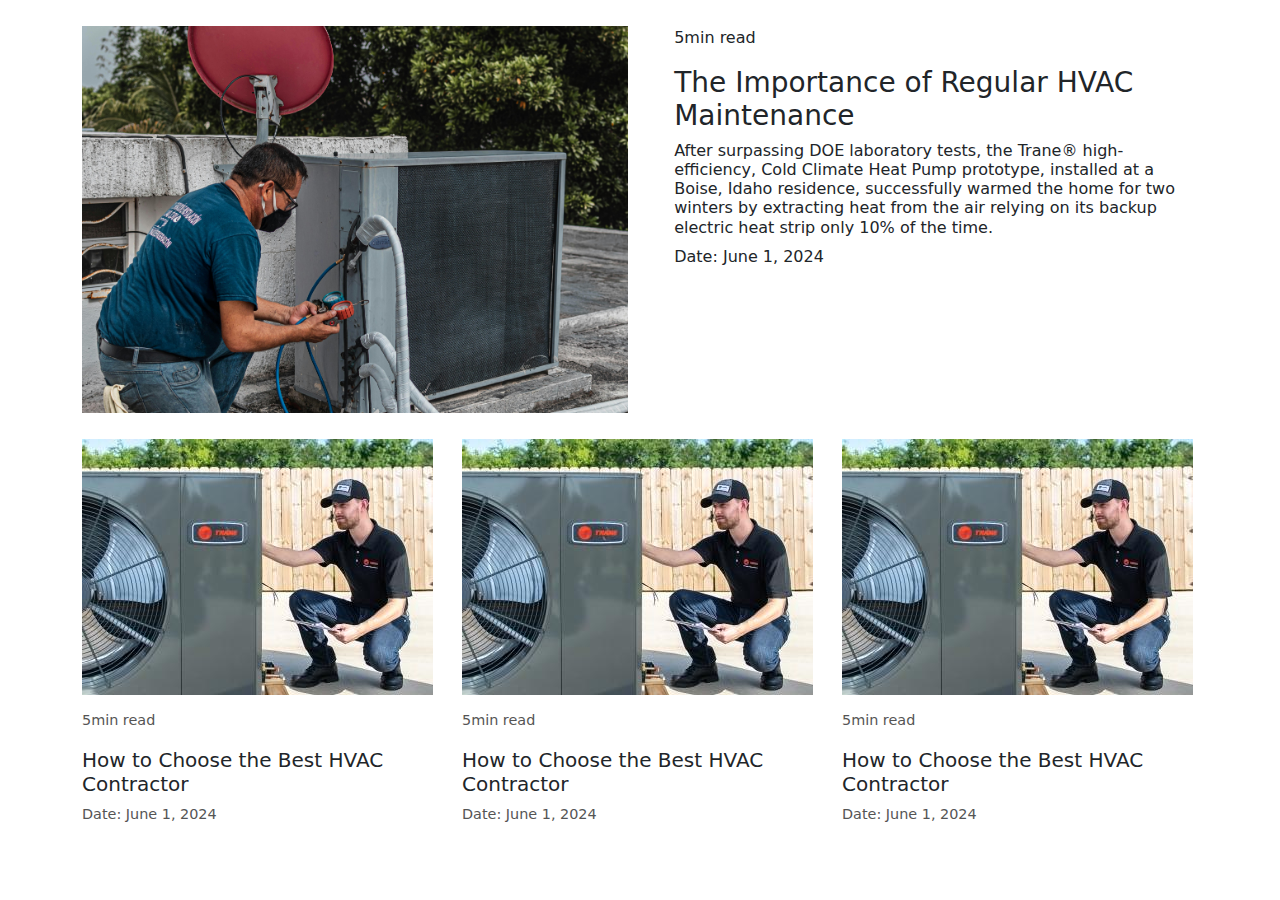
<file: blog.html>
<!DOCTYPE html>
<html lang="en">

<head>
    <meta charset="UTF-8">
    <meta name="viewport" content="width=device-width, initial-scale=1.0">
    <link href="https://fonts.googleapis.com/icon?family=Material+Icons" rel="stylesheet">
    <link rel="stylesheet" href="https://use.fontawesome.com/releases/v5.8.2/css/all.css">
    <script src="https://ajax.googleapis.com/ajax/libs/jquery/3.5.1/jquery.min.js"></script>
    <script src="https://cdnjs.cloudflare.com/ajax/libs/popper.js/1.16.0/umd/popper.min.js"></script>
    <script src="https://maxcdn.bootstrapcdn.com/bootstrap/4.5.2/js/bootstrap.min.js"></script>
    <script src="https://cdn.jsdelivr.net/npm/bootstrap@5.3.3/dist/js/bootstrap.bundle.min.js"></script>
    <link href="https://cdn.jsdelivr.net/npm/bootstrap@5.3.3/dist/css/bootstrap.min.css" rel="stylesheet">
    <style>
        .article-summary {
            padding: 15px 0;
        }

        .article-summary p {
            font-size: 0.9em;
            color: #555;
        }
    </style>
</head>

<body>
    <div class="container" style="margin-top: 2%;">
        <div class="row">
            <div class="col-md-6">
                <img src="image/pexels-jose-andres-pacheco-cortes-3641213-5463575.jpg" alt="HVAC Maintenance" class="img-fluid">
            </div>
            <div class="col-md-6" style="padding-left: 3%;">
                <p>5min read</p>
                <h3>The Importance of Regular HVAC Maintenance</h3>
                <h6>After surpassing DOE laboratory tests, the Trane® high-efficiency, Cold Climate Heat Pump prototype,
                    installed at a Boise, Idaho residence, successfully warmed the home for two winters by extracting
                    heat from the air relying on its backup electric heat strip only 10% of the time.</h6>
                <p>Date: June 1, 2024</p>
            </div>
        </div>
    </div>

    <div class="container" style="margin-top: 2%;">
        <div class="row">
            <div class="col-md-4">
                <img src="image/hvac-contractor-near-me_Thumbnail.jpeg" alt="HVAC Contractor" class="img-fluid">
                <div class="article-summary">
                    <p>5min read</p>
                    <h5>How to Choose the Best HVAC Contractor</h5>
                    <p>Date: June 1, 2024</p>
                </div>
            </div>
            <div class="col-md-4">
                <img src="image/hvac-contractor-near-me_Thumbnail.jpeg" alt="HVAC Contractor" class="img-fluid">
                <div class="article-summary">
                    <p>5min read</p>
                    <h5>How to Choose the Best HVAC Contractor</h5>
                    <p>Date: June 1, 2024</p>
                </div>
            </div>
            <div class="col-md-4">
                <img src="image/hvac-contractor-near-me_Thumbnail.jpeg" alt="HVAC Contractor" class="img-fluid">
                <div class="article-summary">
                    <p>5min read</p>
                    <h5>How to Choose the Best HVAC Contractor</h5>
                    <p>Date: June 1, 2024</p>
                </div>
            </div>
        </div>
    </div>
</body>

</html>
</file>
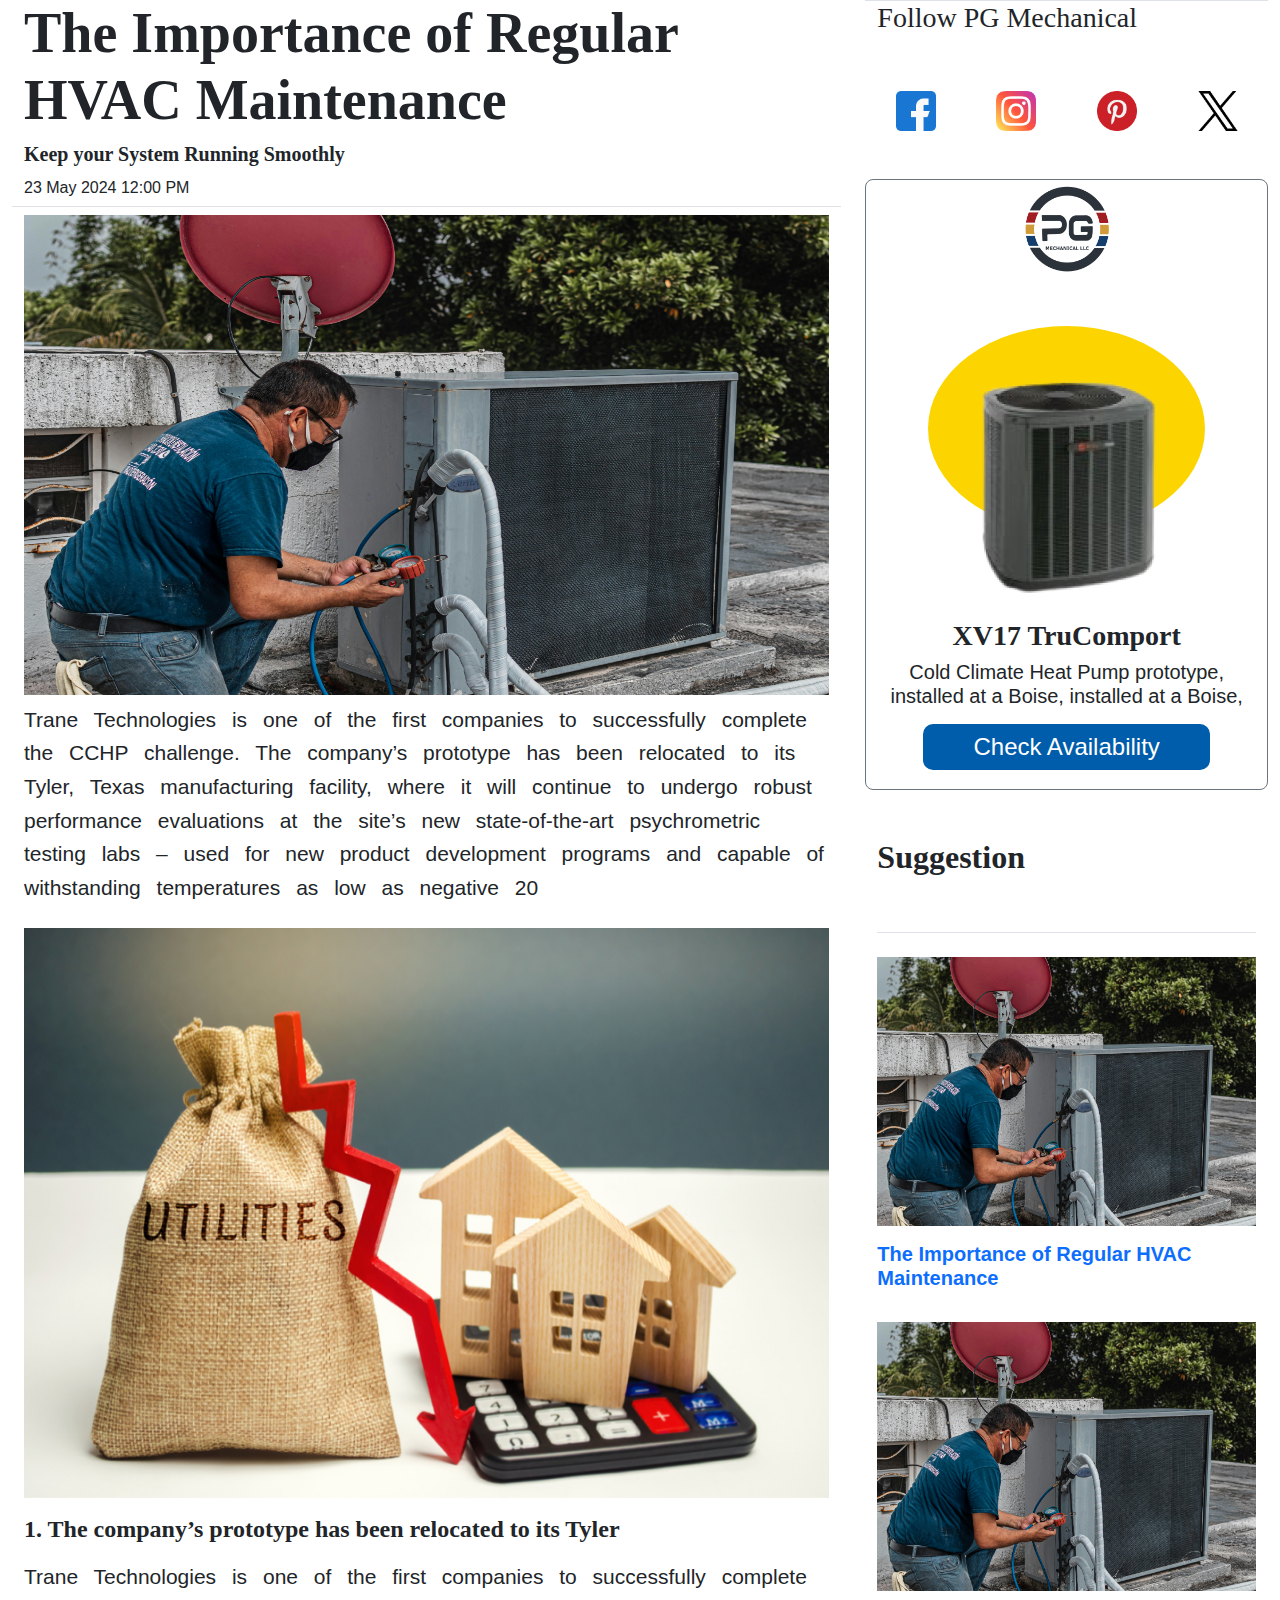
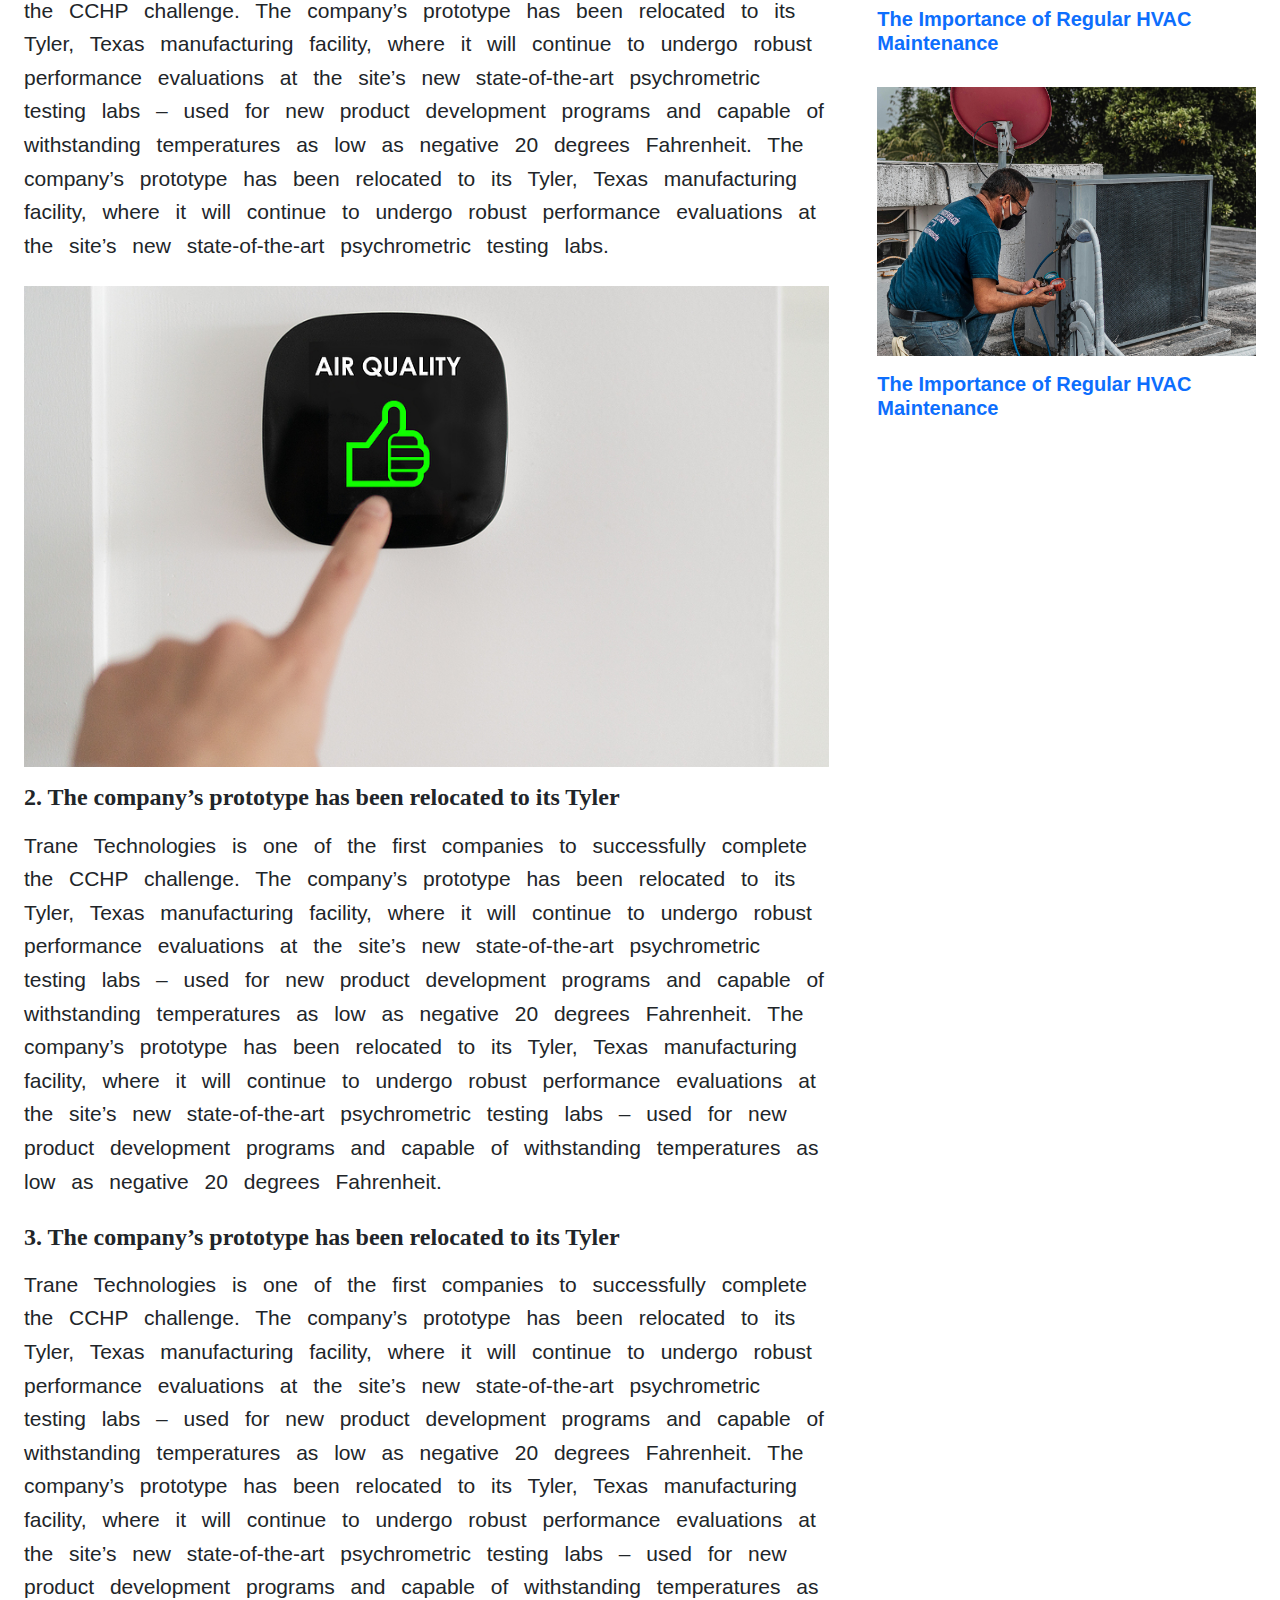
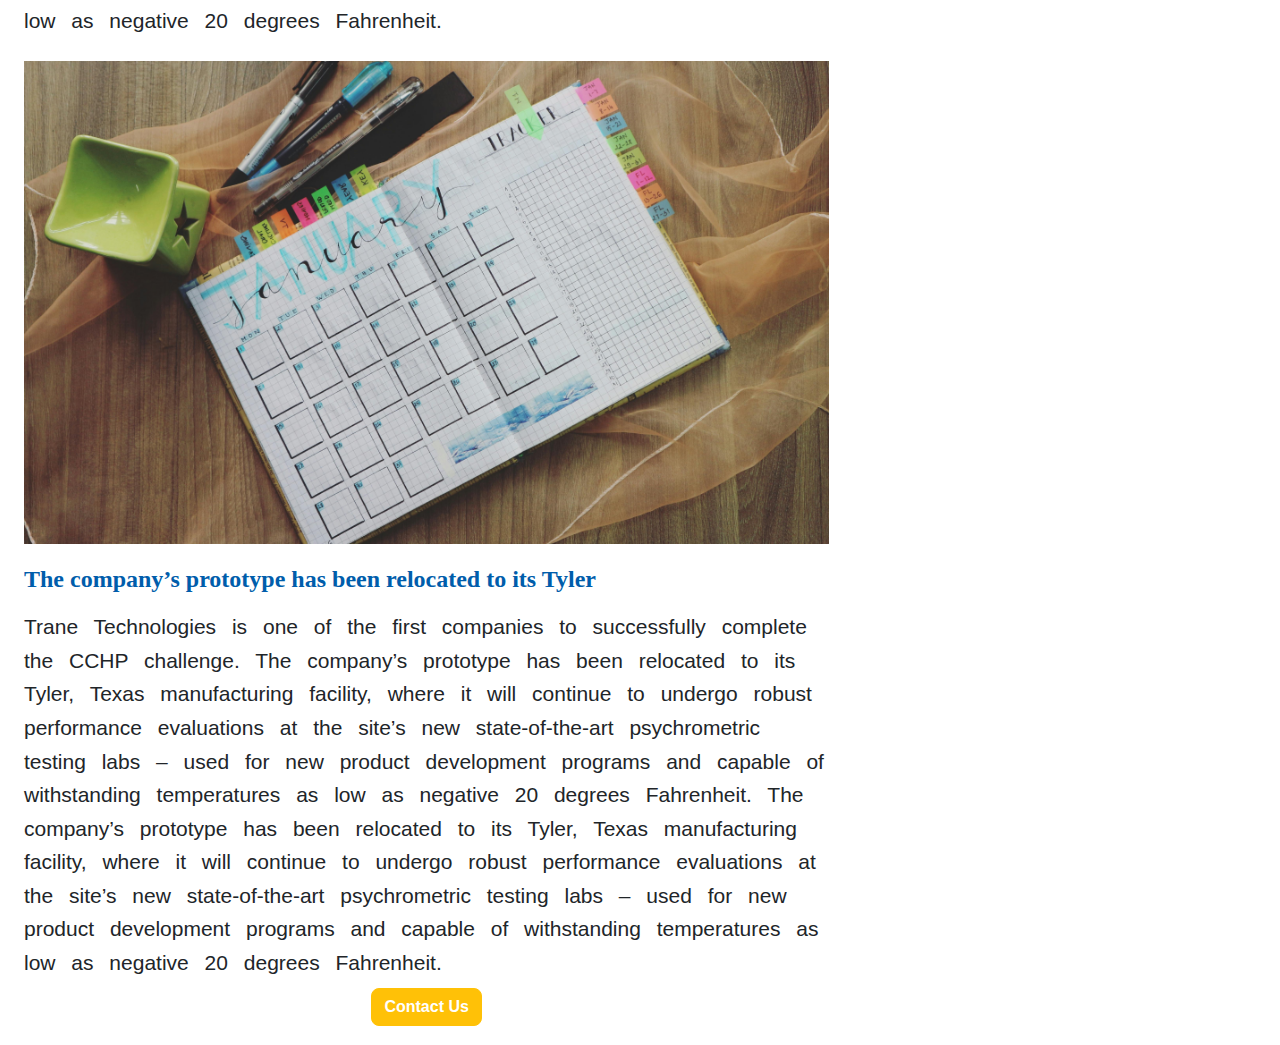
<file: blog2.html>
<!DOCTYPE html>
<html lang="en">

<head>
    <meta charset="UTF-8">
    <meta name="viewport" content="width=device-width, initial-scale=1.0">
    <title>Blog</title>
    <link rel="icon" href="image/new.png">
    <link href="https://cdn.jsdelivr.net/npm/bootstrap@5.3.3/dist/css/bootstrap.min.css" rel="stylesheet">
    <script src="https://cdn.jsdelivr.net/npm/bootstrap@5.3.3/dist/js/bootstrap.bundle.min.js"></script>
    <link rel="stylesheet" href="css/blog.css">
    
</head>

<body>
    <div class="container-fluid">
        <div class="row">
            <!-- Left Column -->
            <div class="col-lg-8">
                <div class="container">
                    <div class="row">
                        <div class="col-12 border-bottom">
                            <h1 class="display-4 fw-bold" style="font-family: 'Lora', serif;">The Importance of Regular
                                HVAC Maintenance</h1>
                            <h6 class="fw-bold" style="font-size: 20px; font-family: 'Lora', serif;">Keep your System
                                Running Smoothly</h6>
                            <h6 class="pt-1">23 May 2024 12:00 PM</h6>
                        </div>
                    </div>
                </div>
                <div class="container">
                    <div class="row">
                        <img src="image/pexels-jose-andres-pacheco-cortes-3641213-5463575.jpg" alt="HVAC Maintenance"
                            class="img-fluid mt-2" id="banner_image">
                        <h6 id="paragraph">
                            Trane Technologies is one of the first companies to successfully complete the CCHP
                            challenge. The company’s prototype has been relocated to its Tyler, Texas manufacturing
                            facility, where it will continue to undergo robust performance evaluations at the site’s new
                            state-of-the-art psychrometric testing labs – used for new product development programs and
                            capable of withstanding temperatures as low as negative 20
                        </h6>
                    </div>
                </div>
                <div class="container">
                    <div class="row">
                        <img src="image/image 17.png" alt="HVAC Maintenance" class="img-fluid mt-3"
                            id="content_image">
                        <h3 class="section-title">1. The company’s prototype has been relocated to its Tyler</h3>
                        <h6 id="paragraph">
                            Trane Technologies is one of the first companies to successfully complete the CCHP
                            challenge. The company’s prototype has been relocated to its Tyler, Texas manufacturing
                            facility, where it will continue to undergo robust performance evaluations at the site’s new
                            state-of-the-art psychrometric testing labs – used for new product development programs and
                            capable of withstanding temperatures as low as negative 20 degrees Fahrenheit. The company’s
                            prototype has been relocated to its Tyler, Texas manufacturing facility, where it will
                            continue to undergo robust performance evaluations at the site’s new state-of-the-art
                            psychrometric testing labs.
                        </h6>
                    </div>
                </div>
                <div class="container">
                    <div class="row">
                        <img src="image/image 20.png" alt="HVAC Maintenance" class="img-fluid mt-3"
                            style="height: 13%; width: 100%;">
                        <h3 class="section-title">2. The company’s prototype has been relocated to its Tyler</h3>
                        <h6 id="paragraph">
                            Trane Technologies is one of the first companies to successfully complete the CCHP
                            challenge. The company’s prototype has been relocated to its Tyler, Texas manufacturing
                            facility, where it will continue to undergo robust performance evaluations at the site’s new
                            state-of-the-art psychrometric testing labs – used for new product development programs and
                            capable of withstanding temperatures as low as negative 20 degrees Fahrenheit. The company’s
                            prototype has been relocated to its Tyler, Texas manufacturing facility, where it will
                            continue to undergo robust performance evaluations at the site’s new state-of-the-art
                            psychrometric testing labs – used for new product development programs and capable of
                            withstanding temperatures as low as negative 20 degrees Fahrenheit.
                        </h6>
                        <h3 class="section-title">3. The company’s prototype has been relocated to its Tyler</h3>
                        <h6 id="paragraph">
                            Trane Technologies is one of the first companies to successfully complete the CCHP
                            challenge. The company’s prototype has been relocated to its Tyler, Texas manufacturing
                            facility, where it will continue to undergo robust performance evaluations at the site’s new
                            state-of-the-art psychrometric testing labs – used for new product development programs and
                            capable of withstanding temperatures as low as negative 20 degrees Fahrenheit. The company’s
                            prototype has been relocated to its Tyler, Texas manufacturing facility, where it will
                            continue to undergo robust performance evaluations at the site’s new state-of-the-art
                            psychrometric testing labs – used for new product development programs and capable of
                            withstanding temperatures as low as negative 20 degrees Fahrenheit.
                        </h6>
                    </div>
                </div>
                <div class="container">
                    <div class="row">
                        <img src="image/pexels-thngocbich-760710 1.png" alt="HVAC Maintenance"
                            class="img-fluid mt-3 mb-1">
                        <h3 class="section-title" style="color: #005dab;">The company’s prototype has been relocated to
                            its Tyler</h3>
                        <h6 id="paragraph">
                            Trane Technologies is one of the first companies to successfully complete the CCHP
                            challenge. The company’s prototype has been relocated to its Tyler, Texas manufacturing
                            facility, where it will continue to undergo robust performance evaluations at the site’s new
                            state-of-the-art psychrometric testing labs – used for new product development programs and
                            capable of withstanding temperatures as low as negative 20 degrees Fahrenheit. The company’s
                            prototype has been relocated to its Tyler, Texas manufacturing facility, where it will
                            continue to undergo robust performance evaluations at the site’s new state-of-the-art
                            psychrometric testing labs – used for new product development programs and capable of
                            withstanding temperatures as low as negative 20 degrees Fahrenheit.
                        </h6>
                        <div class="col-3"></div>
                        <div class="col-6 text-center">
                            <button type="button" class="btn btn-warning text-white fw-bold rounded-3" id="contact_button">Contact
                                Us</button>
                        </div>
                        <div class="col-3"></div>
                    </div>
                </div>
            </div>
            <!-- Right Column -->
            <div class="col-lg-4">
                <div class="container">
                    <div class="row">
                        <div class="col-12 border-top">
                            <h3 class="mt-n2" style="font-family: 'Lora', serif;">Follow PG Mechanical</h3>
                        </div>
                    </div>
                </div>
                <div class="container mt-5 text-center">
                    <div class="row">
                        <div class="col-3">
                            <img src="image/facebook.png" alt="Facebook" width="40px">
                        </div>
                        <div class="col-3">
                            <img src="image/instagram.png" alt="Instagram" width="40px">
                        </div>
                        <div class="col-3">
                            <img src="image/pinterest.png" alt="Pinterest" width="40px">
                        </div>
                        <div class="col-3">
                            <img src="image/twitter.png" alt="Twitter" width="40px">
                        </div>
                    </div>
                </div>
                <div class="container mt-5 text-center border border-secondary rounded-3">
                    <div class="row">
                        <div class="col-12">
                            <img src="image/new.png" alt="New Product" width="100px" class="mb-n5">
                        </div>
                    </div>
                    <div class="row">
                        <div class="col-12">
                            <span id="backgroundImageColor"><img src="image/productg.png"
                                 id="image_background"></span>
                            </span>
                        </div>
                    </div>
                    <div class="row">
                        <div class="col-12">
                            <h3 id="product_name" class="fw-bold pt-3" style="font-family: 'Lora', serif;">XV17
                                TruComport</h3>
                            <h6 style="text-align: center; font-size: 20px;">Cold Climate Heat Pump prototype, installed
                                at a Boise, installed at a Boise,</h6>
                        </div>
                    </div>
                    <div class="row">
                        <div class="col-12">
                            <button type="button" id="availability" class="btn btn-primary">Check Availability</button>
                        </div>
                    </div>
                </div>
                <div class="container">
                    <div class="header py-5 border-bottom">
                        <h2 class="fw-bold" style="font-family: 'Lora', serif;">Suggestion</h2>
                    </div>
                    <img src="image/pexels-jose-andres-pacheco-cortes-3641213-5463575.jpg" alt="Suggestion"
                        class="img-fluid mt-4">
                    <h5 class="mt-3 text-primary fw-bold">The Importance of Regular HVAC Maintenance</h5>
                    <img src="image/pexels-jose-andres-pacheco-cortes-3641213-5463575.jpg" alt="Suggestion"
                        class="img-fluid mt-4">
                    <h5 class="mt-3 text-primary fw-bold">The Importance of Regular HVAC Maintenance</h5>
                    <img src="image/pexels-jose-andres-pacheco-cortes-3641213-5463575.jpg" alt="Suggestion"
                        class="img-fluid mt-4">
                    <h5 class="mt-3 text-primary fw-bold">The Importance of Regular HVAC Maintenance</h5>
                </div>
            </div>
        </div>
    </div>
</body>

</html>
</file>
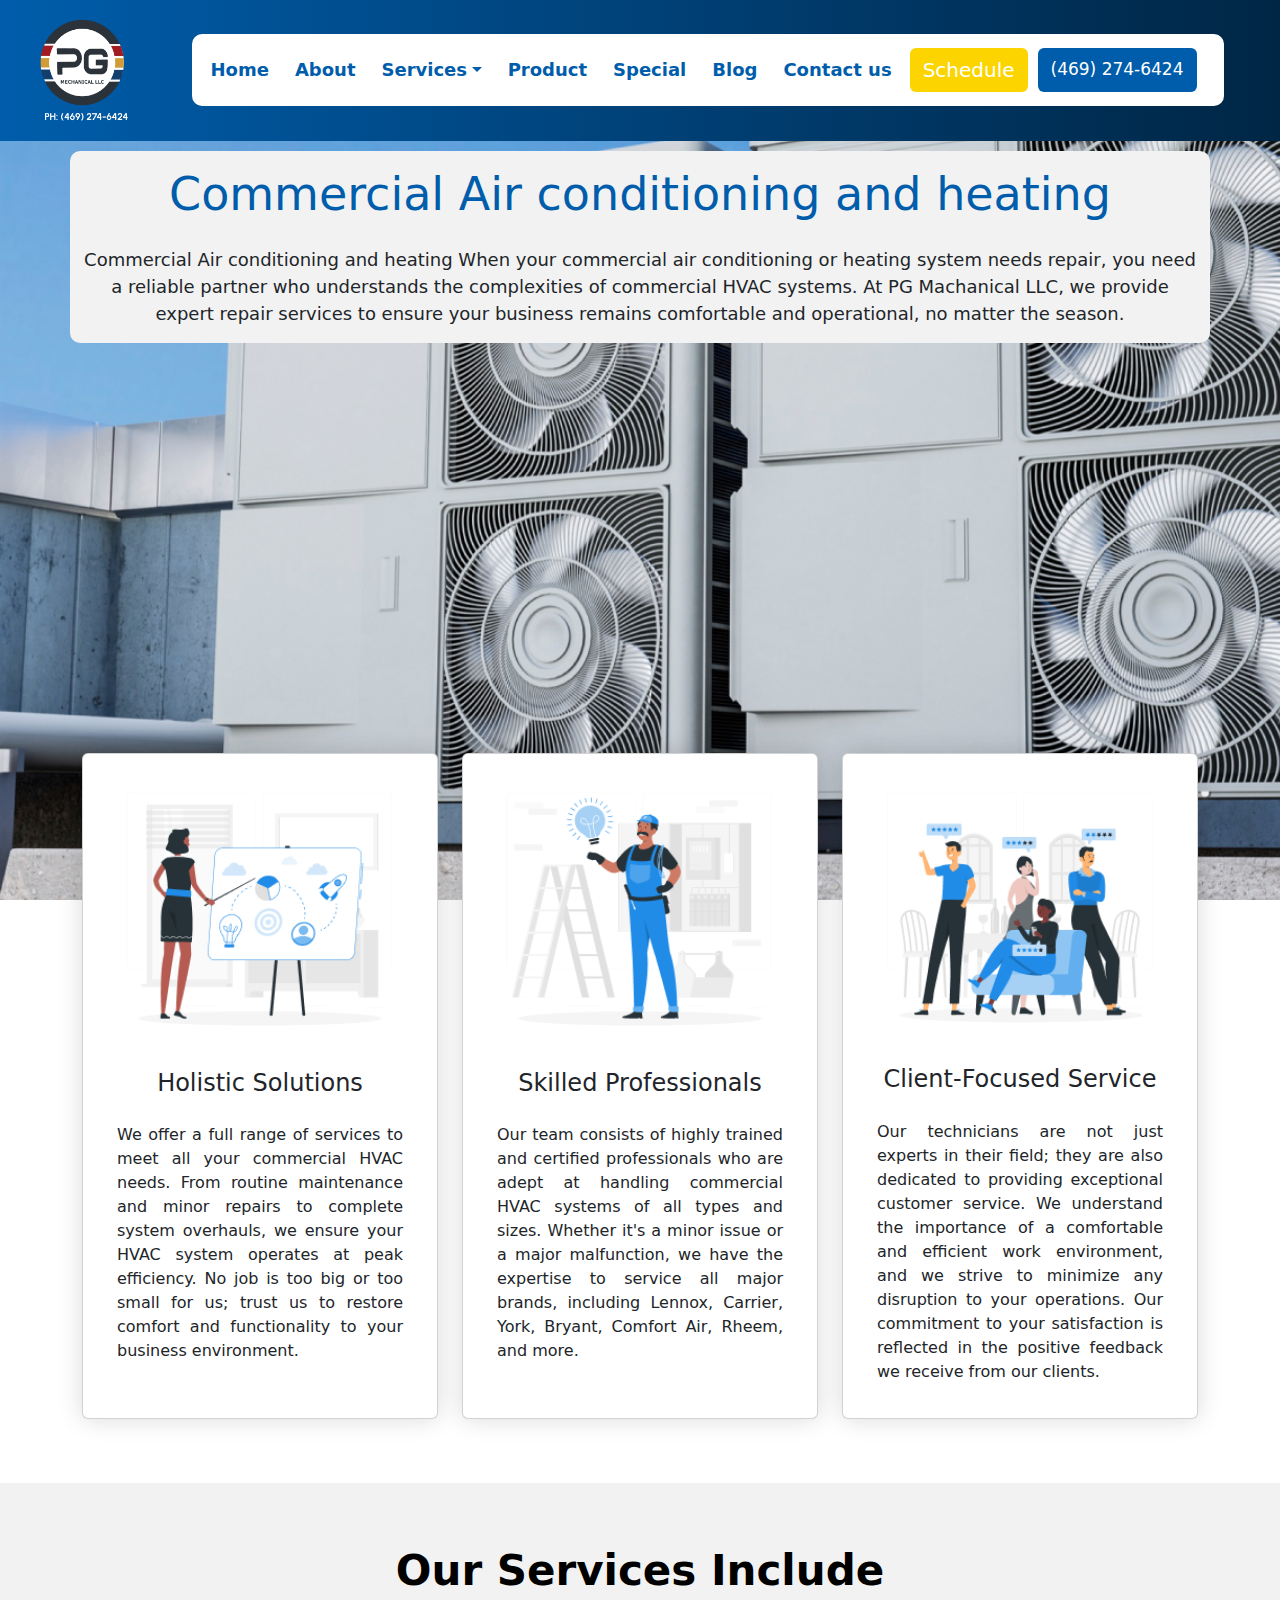
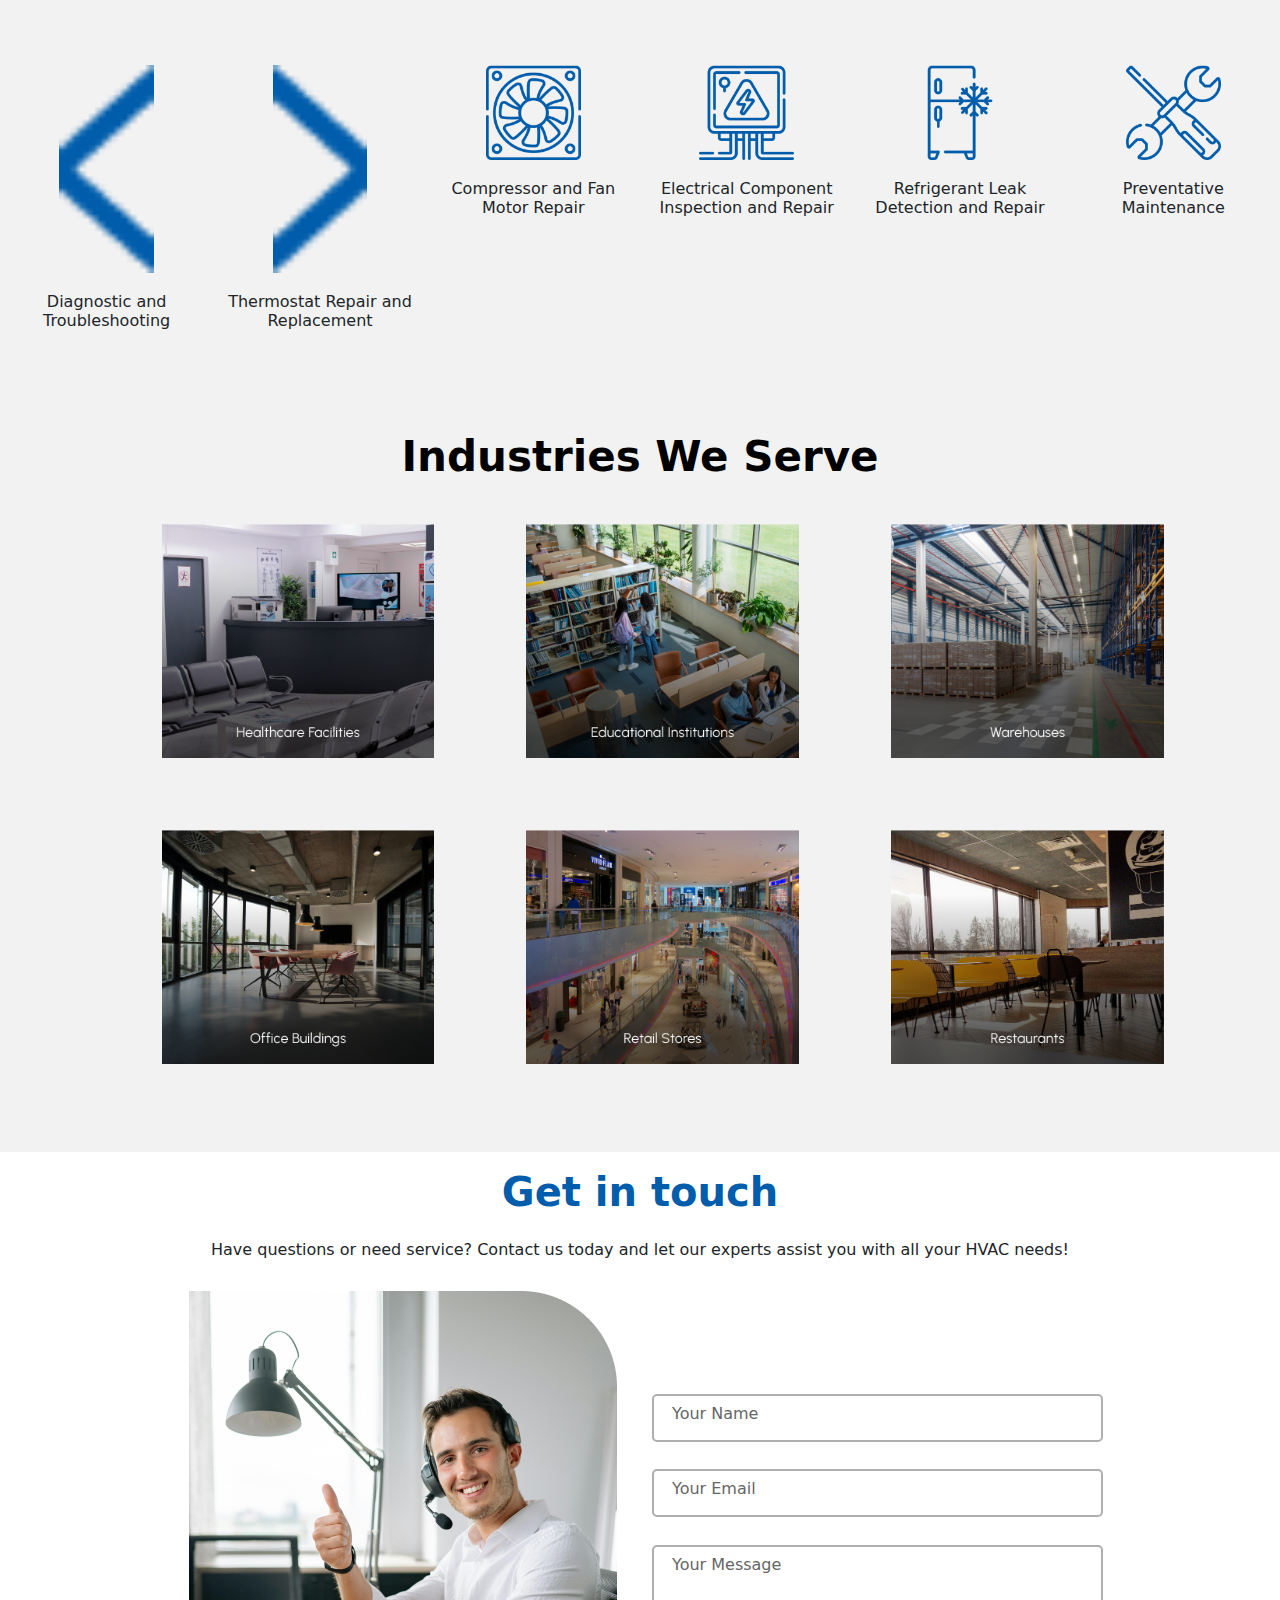
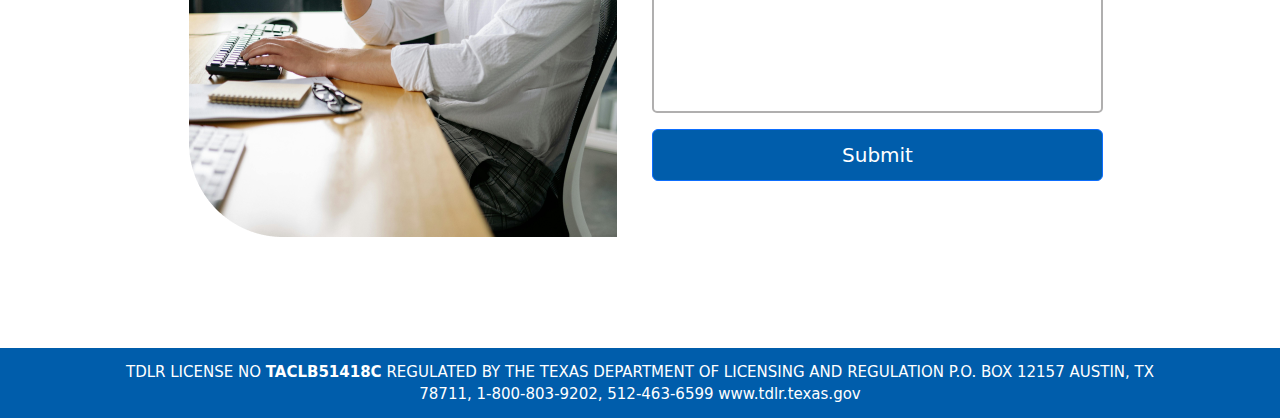
<file: Commercial Air.html>
<!DOCTYPE html>
<html lang="en">

<head>
    <meta charset="UTF-8">
    <meta name="viewport" content="width=device-width, initial-scale=1.0">
    <link href="https://fonts.googleapis.com/icon?family=Material+Icons" rel="stylesheet">
    <link rel="stylesheet" href="https://use.fontawesome.com/releases/v5.8.2/css/all.css">
    <script src="https://ajax.googleapis.com/ajax/libs/jquery/3.5.1/jquery.min.js"></script>
    <script src="https://cdnjs.cloudflare.com/ajax/libs/popper.js/1.16.0/umd/popper.min.js"></script>
    <script src="https://maxcdn.bootstrapcdn.com/bootstrap/4.5.2/js/bootstrap.min.js"></script>
    <link rel="icon" href="image/new.png">
    <link rel="stylesheet" href="css/nav.css">
    <link rel="stylesheet" href="css/commercial.css">
    <link rel="stylesheet" href="css/animation.css">
    <link rel="stylesheet" href="css/Sucess.css">
    <link rel="stylesheet" href="css/spinner.css">
    <link href="https://fonts.googleapis.com/css2?family=Urbanist:wght@400;700&display=swap" rel="stylesheet">

    <link href="https://cdn.jsdelivr.net/npm/bootstrap@5.3.3/dist/css/bootstrap.min.css" rel="stylesheet">
    <script src="https://cdn.jsdelivr.net/npm/bootstrap@5.3.3/dist/js/bootstrap.bundle.min.js"></script>
    <title>PG Mechanical</title>
</head>
<style>
    @media (max-width:500px) {
        #main_section h1 {
            padding: 6% !important;
            font-size: 20px !important;
        }
        .service_image_head {
            font-size: 26px;
        }

        .service_image_header {
            font-size: 26px;
        }

    }

    @media (max-width:350px) {
        #main_section h1 {
            padding: 7% !important;
            font-size: 14px !important;
        }

        .service_image_head {
            font-size: 18px;
        }
        .service_image_header {
            font-size: 18px;
        }
        #main_section p {
            font-size: 12px !important;
        }
    }

    @media (max-width:290px) {
        #main_section{
            margin-top: 21%;
        }
    }
</style>

<body>

    <nav class="navbar navbar-expand-lg navbar-light fixed-top">
        <div class="container-fluid">
            <a class="navbar-brand" href="#main"><img src="image/new.png" alt="Logo" width="100px" id="logo"></a>
            <button class="navbar-toggler" type="button" data-bs-toggle="collapse" data-bs-target="#navbarNavAltMarkup"
                aria-controls="navbarNavAltMarkup" aria-expanded="false" aria-label="Toggle navigation">
                <img src="image/menu (3).png" alt="" srcset="" style="width: 25px;">
            </button>
            <div class="collapse navbar-collapse justify-content-center" id="navbarNavAltMarkup">
                <ul class="navbar-nav">
                    <li class="nav-item">
                        <a class="nav-link" aria-current="page" href="index.html#home" id="aboutNav">Home</a>
                    </li>
                    <li class="nav-item">
                        <a class="nav-link" aria-current="page" href="index.html#about" id="aboutNav">About</a>
                    </li>
                    <li class="nav-item dropdown">
                        <a class="nav-link dropdown-toggle" href="index.html#service" id="navbarDropdown" role="button"
                            data-bs-toggle="dropdown" aria-expanded="false">Services</a>
                        <ul class="dropdown-menu" aria-labelledby="navbarDropdown">
                            <li><a class="dropdown-item" href="Residential Air.html" id="dropDown">Residential AC</a>
                            </li>
                            <li><a class="dropdown-item" href="Commercial Air.html" id="dropDown">Commercial AC</a></li>
                            <li><a class="dropdown-item" href="Commercial Refrigeration.html" id="dropDown">Commercial
                                    Refrigeration</a></li>
                            <li><a class="dropdown-item" href="maintenance.html" id="dropDown">Maintenance</a></li>
                        </ul>
                    </li>
                    <li class="nav-item">
                        <a class="nav-link" aria-current="page" href="index.html#product">Product</a>
                    </li>
                    <li class="nav-item">
                        <a class="nav-link" href="index.html#special" tabindex="-1" aria-disabled="true">Special</a>
                    </li>
                    <li class="nav-item">
                        <a class="nav-link" aria-current="page"
                            href="https://www.trane.com/commercial/north-america/us/en/about-us/newsroom/blogs.html">Blog</a>
                    </li>
                    <li class="nav-item">
                        <a class="nav-link" href="#contect" tabindex="-1" aria-disabled="true">Contact us</a>
                    </li>
                    <li class="nav-item">
                        <button class="btn" id="button1" data-toggle="modal"
                        data-target="#exampleModalLong">Schedule</button>
                    </li>
                    <li class="nav-item">
                        <button class="btn" id="button2">(469) 274-6424</button>
                    </li>
                </ul>
            </div>
        </div>
    </nav>



    <div class="container-fluid" id="main_section">
        <div id="main_header">
            <div class="container">
                <div class="row" style="background-color: #F2F2F2; border-radius: 10px;">
                    <h1>Commercial Air conditioning and heating</h1>
                    <p>Commercial Air conditioning and heating When your commercial air conditioning or heating system
                        needs
                        repair, you need a reliable partner who understands the complexities of commercial HVAC systems.
                        At
                        PG Machanical LLC, we provide expert repair services to ensure your business remains
                        comfortable and
                        operational, no matter the season.</p>
                </div>
            </div>

        </div>
    </div>

    <div class="container mt-5" style="margin-bottom: 5%;">
        <div class="row g-4">
            <div class="col-lg-4 col-md-6" id="card_top">
                <div class="card card-custom">
                    <img class="card-img-top card-img-custom" src="service 2/Business Plan-rafiki 1.png"
                        alt="Card image">
                    <div class="card-body">
                        <h4 class="card-title" id="card_head">Holistic Solutions</h4>
                        <p class="card-text">We offer a full range of services to meet all your commercial HVAC needs.
                            From routine maintenance and minor repairs to complete system overhauls, we ensure your HVAC
                            system operates at peak efficiency. No job is too big or too small for us; trust us to
                            restore comfort and functionality to your business environment.</p>
                    </div>
                </div>
            </div>
            <div class="col-lg-4 col-md-6" id="card2">
                <div class="card card-custom" id="a">
                    <img class="card-img-top card-img-custom" src="service 1/3.png" alt="Card image">
                    <div class="card-body">
                        <h4 class="card-title" id="card_head">Skilled Professionals</h4>
                        <p class="card-text">Our team consists of highly trained and certified professionals who are
                            adept at handling commercial HVAC systems of all types and sizes. Whether it's a minor issue
                            or a major malfunction, we have the expertise to service all major brands, including Lennox,
                            Carrier, York, Bryant, Comfort Air, Rheem, and more.</p>
                    </div>
                </div>
            </div>
            <div class="col-lg-4 col-md-6" id="card3">
                <div class="card card-custom">
                    <img class="card-img-top card-img-custom" src="service 1/2.png" alt="Card image">
                    <div class="card-body">
                        <h4 class="card-title" id="card_head">Client-Focused Service</h4>
                        <p class="card-text">Our technicians are not just experts in their field; they are also
                            dedicated to providing exceptional customer service. We understand the importance of a
                            comfortable and efficient work environment, and we strive to minimize any disruption to your
                            operations. Our commitment to your satisfaction is reflected in the positive feedback we
                            receive from our clients.</p>
                    </div>
                </div>
            </div>
        </div>
    </div>

    <div class="container-fluid" id="service_page">
        <div>
            <h2 class="service_image_header">Our Services Include</h2>
        </div>
        <div class="row text-center">
            <div class="col-lg-2 col-md-4 col-6 mb-4">
                <img src="image/icon1.png" alt="" id="icon">
                <h6 id="icon_head">Diagnostic and Troubleshooting</h6>
            </div>
            <div class="col-lg-2 col-md-4 col-6 mb-4">
                <img src="image/icon2.png" alt="" id="icon">
                <h6 id="icon_head">Thermostat Repair and Replacement</h6>
            </div>
            <div class="col-lg-2 col-md-4 col-6 mb-4">
                <img src="image/icon3.png" alt="" id="icon">
                <h6 id="icon_head">Compressor and Fan Motor Repair</h6>
            </div>
            <div class="col-lg-2 col-md-4 col-6 mb-4">
                <img src="image/icon4.png" alt="" id="icon">
                <h6 id="icon_head">Electrical Component Inspection and Repair</h6>
            </div>
            <div class="col-lg-2 col-md-4 col-6 mb-4">
                <img src="image/icon5.png" alt="" id="icon">
                <h6 id="icon_head">Refrigerant Leak Detection and Repair</h6>
            </div>
            <div class="col-lg-2 col-md-4 col-6 mb-4">
                <img src="image/icon6.png" alt="" id="icon">
                <h6 id="icon_head">Preventative Maintenance</h6>
            </div>
        </div>

        <div class="container">
            <h2 class="service_image_head">Industries We Serve</h2>
            <div class="row" style="margin-left: 3%;" id="images">


                <div class="col-lg-4 col-md-4 col-12 mb-4">
                    <img src="service 2/1.png" alt="" style="width: 80%;" class="mx-auto d-block" id="service_image">
                </div>
                <div class="col-lg-4 col-md-4 col-12 mb-4">
                    <img src="service 2/2.png" alt="" style="width: 80%;" class="mx-auto d-block" id="service_image">
                </div>
                <div class="col-lg-4 col-md-4 col-12 mb-4">
                    <img src="service 2/3.png" alt="" style="width: 80%;" class="mx-auto d-block" id="service_image">
                </div>
            </div>
        </div>

        <div class="container mt-5">
            <div class="row" style="margin-left: 3%;" id="images">
                <div class="col-lg-4 col-md-4 col-12 mb-4">
                    <img src="service 2/4.png" alt="" style="width: 80%;" class="mx-auto d-block" id="service_image">
                </div>
                <div class="col-lg-4 col-md-4 col-12 mb-4">
                    <img src="service 2/5.png" alt="" style="width: 80%;" class="mx-auto d-block" id="service_image">
                </div>
                <div class="col-lg-4 col-md-4 col-12 mb-4">
                    <img src="service 2/6.png" alt="" style="width: 80%;" class="mx-auto d-block" id="service_image">
                </div>
            </div>
        </div>
    </div>


    <div class="container contect" id="contect">
        <div class="header text-center py-3">
            <h1 style="font-weight: bold;color: #005dab;">Get in touch</h1>
        </div>
        <div class="row text-center mb-4">
            <h6 class="mx-auto">
                Have questions or need service? Contact us today and let our experts assist you with all your HVAC
                needs!

            </h6>
        </div>
        <div class="row">
            <div class="container">
                <div class="row align-items-center">
                    <div class="col-1"></div>
                    <div class="col-lg-5 col-md-12 mb-4 text-center">
                        <img src="image/contact us.png" alt="" id="contact_image" class="img-fluid">
                    </div>
                    <div class="col-lg-5 col-md-12">
                        <form action="https://api.web3forms.com/submit" method="POST">

                            <input type="hidden" name="access_key" value="91631ac7-26e5-4657-84a8-25556e8a3843">
                            <div class="form-group position-relative mb-3">
                                <input type="text" id="name" class="form-control" name="name" placeholder=" " required>
                                <label for="name">Your Name</label>
                            </div>
                            <div class="form-group position-relative mb-3">
                                <input type="email" id="email" class="form-control" name="email" placeholder=" "
                                    style="margin-top: 6%;" required>
                                <label for="email">Your Email</label>
                            </div>
                            <div class="form-group position-relative mb-3">
                                <textarea id="message" class="form-control" rows="6" name="message" placeholder=" "
                                    required style="margin-top: 6%;"></textarea>
                                <label for="message">Your Message</label>
                            </div>
                            <button class="btn btn-primary btn-block" type="submit" id="submit_button">Submit</button>
                        </form>
                    </div>
                </div>
            </div>
        </div>
    </div>

    <div class="footer">
        <div class="footer-content">
            <p class="footer-para">
                TDLR LICENSE NO <b>TACLB51418C</b> REGULATED BY THE TEXAS DEPARTMENT OF LICENSING AND REGULATION
                P.O.
                BOX 12157 AUSTIN, TX 78711, 1-800-803-9202, 512-463-6599
                <a href="http://www.tdlr.texas.gov" style="text-decoration: none; color: white;">www.tdlr.texas.gov</a>
            </p>
        </div>
    </div>


    <div class="modal fade" id="exampleModalLong" tabindex="-1" role="dialog" aria-labelledby="exampleModalLongTitle"
    aria-hidden="true">
    <div class="modal-dialog modal-dialog-centered">
        <div class="modal-content custom-modal-content" style="width: 80%;">
            <div class="modal-header custom-modal-header">
                <div>
                    <h6 class="modal-title" id="exampleModalLongTitle">Schedule Your AC Repair Today</h6>
                    <p class="modal-subtitle">
                        Book a hassle-free repair appointment in just a few steps. Provide your details, describe the issue, and choose a convenient time—we’ll take care of the rest!
                    </p>
                </div>
                <button type="button" class="close" data-dismiss="modal" aria-label="Close">
                    <span aria-hidden="true">&times;</span>
                </button>
            </div>
            
            
            <div class="modal-body" style="padding: 30px;">
                <div class="form-group position-relative mb-3">
                    <input type="text" id="CustomerName" class="form-control" name="name" placeholder=" " required>
                    <label for="name">Customer Name</label>
                </div>
                <div class="form-group position-relative mb-3">
                    <input type="text" id="phone_number" class="form-control" name="name" placeholder=" " required>
                    <label for="name">Phone</label> 
                </div>
                <div class="form-group position-relative mb-3">
                    <input type="email" id="user_email" class="form-control" name="name" placeholder=" " required>
                    <label for="name">Email</label> 
                </div>
                <div class="form-group position-relative mb-3">
                  <select class="form">
                        <option value="" >Issue Type</option>
                        <option value="AC">AC</option>
                        <option value="Refrigerator">Refrigerator</option>
                    </select>
                </div>
                
                <div class="dropdown dropdown1">
                    <button id="selectedValues1">available_slots</button>
                    <div class="dropdown-content dropdown-content1">
                        <label>
                            <input type="checkbox" value="10am - 1pm" class="checkbox1"> 10am-1pm
                        </label>
                        <label>
                            <input type="checkbox" value="2pm - 4pm " class="checkbox1">2pm - 4pm
                        </label>
                        <label>
                            <input type="checkbox" value="5pm - 7pm " class="checkbox1">5pm - 7pm
                        </label>
                    </div>
                </div>


                <div class="form-group position-relative mt-3 mb-3">
                    <textarea id="Description" class="form-control" rows="2" name="Description" placeholder=" "
                        required></textarea>
                    <label for="Description">Description</label>
                </div>
                <div class="form-group position-relative mb-3" style="width: 100%; max-width: 400px;">
                    <input type="file" id="image" class="form-control" name="image" placeholder=" " multiple required style="height: 60px; font-size: 16px; padding: 20px;">
                    <label for="image">Photo</label>
                    <div id="preview" style="display: flex; gap: 10px; margin-top: 10px; flex-wrap: wrap;"></div>
                    <small id="fileError" style="color: red; display: none;">You can only upload up to 3 images.</small>
                    <small id="fileMessage" style="color: #262a9e; display: block;">You can select up to 3 images</small>
                </div>
                
                <div class="form-group position-relative mb-3">
                    <input id="street" placeholder=" " class="form-control" type="text" required>
                    <label class="label-sty">Street</label>
                </div>

                <div class="form-group position-relative mb-3">
                    <input type="text" id="city" name="city" placeholder=" " class="form-control" required>
                    <label>City</label>
                </div>

                <div class="form-group position-relative mb-3">
                    <input type="text" id="state" name="state" placeholder=" " class="form-control">
                    <label>State</label>
                </div>
                <div class="form-group position-relative mb-3">
                    <input type="text" id="zip" name="zip" placeholder=" " class="form-control">
                    <label>Zip</label>
                </div>
                <div class="d-flex justify-content-center">
                    <button class="btn btn-primary" type="submit" onclick="postData()">Submit</button>
                </div>
            </div>

        </div>
    </div>
    <div id="popupModal">
        <div class="modal-content">
            <h3>Success!</h3>
            <p>Your Complaint has been Registered. Our Team will contact you!</p>
            <div class="checkmark-container">
                <svg viewBox="0 0 26 26" xmlns="http://www.w3.org/2000/svg">
                    <g stroke="currentColor" stroke-width="2" fill="none" fill-rule="evenodd" stroke-linecap="round"
                        stroke-linejoin="round">
                        <path class="circle"
                            d="M13 1C6.372583 1 1 6.372583 1 13s5.372583 12 12 12 12-5.372583 12-12S19.627417 1 13 1z" />
                        <path class="tick" d="M6.5 13.5L10 17 l8.808621-8.308621" />
                    </g>
                </svg>
            </div>
            <button class="close-btn  " id="closePopup">Done</button>
        </div>
    </div>
    </div>

    <div class="loading" id="l">
        <div class="spinner"></div>
    </div>

</body>

<script>
    function validateForm() 
  {
const name = document.getElementById('CustomerName');
const phone = document.getElementById('phone_number');
// const address = document.getElementById('Address');
const issueType = document.querySelector('.form')?.value;
const description = document.getElementById('Description');
const images = document.getElementById('image');
const street = document.getElementById('street');
const cityField = document.getElementById('city');
const state = document.getElementById('state');
const zip = document.getElementById('zip');
let isValid = true;

// Reset error messages and styles
document.querySelectorAll('.error-message').forEach(el => el.remove());
document.querySelectorAll('.error').forEach(el => el.classList.remove('error'));

// Validate fields with professional feedback
if (!name.value.trim()) {
  showError(name, "Customer name is required");
  isValid = false;
}

if (!phone.value.trim()) {
  showError(phone, "Please enter a valid phone number");
  isValid = false;
}

if (!issueType) {
  showError(document.querySelector('.form'), "Please select an issue type");
  isValid = false;
}
if (!description.value.trim()) {
  showError(description, "Description is required");
  isValid = false;
}

if (images.files.length > 3) {
  showError(images, "You can upload up to 3 images only");
  isValid = false;
}

if (!street.value.trim()) {
  showError(street, "Street is required");
  isValid = false;
}

if (!cityField.value.trim()) {
  showError(cityField, "City is required");
  isValid = false;
}

if (!state.value.trim()) {
  showError(state, "State is required");
  isValid = false;
}

if (!zip.value.trim() || !/^\d{5,8}$/.test(zip.value)) {
showError(zip, "Please enter a valid ZIP code (5 to 8 digits)");
isValid = false;
}


return isValid;
}

function showError(element, message) {
const error = document.createElement('small');
error.classList.add('error-message');
error.innerText = message;

// Apply professional styles
error.style.color = 'red';
error.style.fontSize = '12px';
error.style.marginTop = '5px';
error.style.display = 'block';

element.classList.add('error');
element.style.borderColor = 'red';
element.style.outline = 'none';

// Append error message near the field
element.parentNode.appendChild(error);

// Scroll to the first invalid field
element.scrollIntoView({ behavior: 'smooth', block: 'center' });
}

// Add real-time validation for better UX
document.querySelectorAll('input, textarea, select').forEach(field => {
field.addEventListener('input', () => {
  field.style.borderColor = '';
  const errorMessage = field.parentNode.querySelector('.error-message');
  if (errorMessage) errorMessage.remove();
});
});

// validation contact form------------------
document.getElementById('submit_button').addEventListener('click', function (event) {
  event.preventDefault(); 
  // Collect form data
  const name = document.getElementById('name').value.trim();
  const email = document.getElementById('email').value.trim();
  const message = document.getElementById('message').value.trim();
  let isValid = true;

  // Reset any previous error messages
  document.querySelectorAll('.error-message').forEach(el => el.remove());

  // Validate name
  if (!name) {
      showError(document.getElementById('name'), "Name is required");
      isValid = false;
  }

  // Validate email
  if (!email || !/^\S+@\S+\.\S+$/.test(email)) {
      showError(document.getElementById('email'), "Please enter a valid email address");
      isValid = false;
  }

  // Validate message
  if (!message) {
      showError(document.getElementById('message'), "Message is required");
      isValid = false;
  }

  // If validation passes, send the email
  if (isValid) {
      // Create the parameters for EmailJS
      let templateParams = {
          from_name: name,
          from_email: email,
          message: message
      };

      // Send the email using EmailJS
      emailjs.send('service_01osuqj', 'template_82xor65', templateParams)
          .then(function (response) {
              console.log('SUCCESS!', response.status, response.text);
              // alert("Email sent successfully!");
          }, function (error) {
              console.error('FAILED...', error);
              // alert("Failed to send email.");
          });
  }
});

function showError(element, message) {
  const error = document.createElement('small');
  error.classList.add('error-message');
  error.style.color = 'red';
  error.style.display = 'block';
  error.innerText = message;
  element.parentNode.appendChild(error);
}

// -------------------------------------------------------
let ticket_type = [];
  let images = [];
  let available_slots

  const checkboxes = document.querySelectorAll('.checkbox');
  const selectedValues = document.getElementById('selectedValues');

  // Add event listeners to checkboxes
  checkboxes.forEach(checkbox => {
      checkbox.addEventListener('change', () => {
          // Get the values of checked checkboxes
          const values = Array.from(checkboxes)
              .filter(chk => chk.checked) // Filter to get checked boxes
              .map(chk => chk.value);    // Extract the value of each checked box

          // Update the selected values text
          selectedValues.textContent = values.length ? values.join(', ') : 'Select Options';

          // Log the text content, not value, of selectedValues

          ticket_type.push(selectedValues.textContent)


      });
  });
  const checkboxes1 = document.querySelectorAll('.checkbox1');
  const selectedValues1 = document.getElementById('selectedValues1');

  // Add event listeners to checkboxes
  checkboxes1.forEach(checkbox => {
      checkbox.addEventListener('change', () => {
          const values = Array.from(checkboxes1) 
              .filter(chk => chk.checked)       
              .map(chk => chk.value);           

          selectedValues1.textContent = values.length ? values.join(', ') : 'Select Options';
          console.log(selectedValues1.textContent);
          available_slots = selectedValues1.textContent;
      });
  });




  document.getElementById('image').addEventListener('change', function (event) {
      const files = event.target.files;
      if (files.length > 0) {
          for (let i = 0; i < files.length; i++) {
              if (files[i]) {
                  images.push(files[i]);
              }
          }
      }

      if (files.length > 0) {
          for (let i = 0; i < files.length; i++) {
              const file = files[i];
              
          }
      }
  });

  function mergeValues(values) {
      let result = new Set();

      values.forEach(item => {
          let parts = item.split(',').map(part => part.trim());
          parts.forEach(part => result.add(part));
      });
      return Array.from(result).join(', ');
  }


  async function imageLinkGet(files) {
      let imageList = [null, null, null];
      let i = 0;
      for (const file of files) {
          if (!file) { // Check if file is a valid Blob/File
              console.error("Invalid file object:", file);
              alert("Invalid file selected.");
              continue;
          }

          const base64Data = await new Promise((resolve, reject) => {
              const reader = new FileReader();
              reader.onload = (e) => resolve(e.target.result.split(",")[1]); // Extract Base64
              reader.onerror = (error) => reject(error); // Handle errors
              reader.readAsDataURL(file); // Start reading the file as a data URL
          });

          try {
              // Send Base64 data to the server
              const response = await fetch("https://m4j8v747jb.execute-api.us-west-2.amazonaws.com/dev/company_logo_upload", {
                  method: "POST",
                  headers: {
                      "Content-Type": "application/json",
                  },
                  body: JSON.stringify({
                      file_name: file.name,
                      file_data: base64Data,
                  }),
              });

              const data = await response.json();

              if (response.ok) {
                  imageList[i++] = data.file_url;

                  console.log("ghyygdhhgdfhjghsfdhsfdhgfds")
              }
          } catch (error) {
              console.error("Error:", error);
              alert("An error occurred during the upload. Please try again.");
          }
          console.log(imageList)
      }

      console.log(imageList);
      return imageList;
  }


  async function postData() 
{
    if (!validateForm()) {
        return;
    }
  
    const loadingIndicator = document.getElementById('l'); 
    loadingIndicator.style.display = 'flex'

  

    let resultString = document.querySelector('.form').value;
    let imageInput = await imageLinkGet(images);

    const apiUrl = `https://m4j8v747jb.execute-api.us-west-2.amazonaws.com/dev/ticket/create`;
    const today = new Date();
    const complain_raised_date1 = `${today.getFullYear()}-${String(today.getMonth() + 1).padStart(2, '0')}-${String(today.getDate()).padStart(2, '0')}`;

    const data = {
        company_id: "ShddWeFGFGkk9b67STTJY4",
        ticket_type: resultString,
        name: document.getElementById("CustomerName")?.value || "",
        phone_number: document.getElementById("phone_number")?.value || "",
        email: document.getElementById("user_email")?.value || "",
        ti_photo_1: imageInput[0],
        ti_photo_2: imageInput[1],
        ti_photo_3: imageInput[2],
        status: 1,
        complain_raised_date: complain_raised_date1,
        description: document.getElementById("Description")?.value || "",
        available_slots: available_slots,
        street: document.getElementById("street")?.value || "",
        city: document.getElementById("city")?.value || "",
        state: document.getElementById("state")?.value || "",
        zip: document.getElementById("zip")?.value || ""
    };

    try {
        const response = await fetch(apiUrl, {
            method: 'POST',
            headers: { 'Content-Type': 'application/json' },
            body: JSON.stringify(data)
        });

       

        if (!response.ok) throw new Error(`HTTP error! status: ${response.status}`);

        const responseData = await response.json();
        
    
       loadingIndicator.style.display = 'none'
        // Show success modal
        const popupModal = document.getElementById('popupModal');
            popupModal.style.display = 'block';
            const closePopup = document.getElementById('closePopup');
            
            closePopup.addEventListener('click', function () {
                            window.location.href = 'index.html'; 
                        });
    
    } catch (error) {
        console.error('Error:', error);
        alert("An error occurred during submission. Please try again.");
    }
}

// Add submit button event listener


// image file upload//

const fileInput = document.getElementById('image');
const preview = document.getElementById('preview');
const fileError = document.getElementById('fileError');
const fileMessage = document.getElementById('fileMessage');
let selectedFiles = []; 
              
                  
function updateMessage() {
                      
  if (selectedFiles.length === 0) {
      fileMessage.style.display = 'block';
      fileError.style.display = 'none';
  } else if (selectedFiles.length > 3) {
      fileError.style.display = 'block';
      fileMessage.style.display = 'none';
  } else {
      fileMessage.style.display = 'none';
      fileError.style.display = 'none';
  }
}

fileInput.addEventListener('change', (event) => {
  const files = Array.from(event.target.files);
  if (selectedFiles.length + files.length > 3) {
      fileInput.value = ""; 
      updateMessage(); 
      return;
  }
  files.forEach((file, index) => {
      selectedFiles.push(file);

      
      const container = document.createElement('div');
      container.style.position = 'relative';
      container.style.width = '60px';
      container.style.height = '60px';

      
      const img = document.createElement('img');
      const reader = new FileReader();
      reader.onload = function (e) {
          img.src = e.target.result;
          img.style.width = "100%";
          img.style.height = "100%";
          img.style.objectFit = "cover";
          img.alt = `Selected Image ${index + 1}`;
      };
      reader.readAsDataURL(file);

      // Create delete button
      const deleteBtn = document.createElement('span');
      deleteBtn.innerHTML = '&times;';
      deleteBtn.style.position = 'absolute';
      deleteBtn.style.top = '1px';
      deleteBtn.style.right = '1px';
      deleteBtn.style.backgroundColor = 'rgba(255, 255, 255, 0.8)';
      deleteBtn.style.color = 'blue';
      deleteBtn.style.borderRadius = '50%';
      deleteBtn.style.width = '20px';
      deleteBtn.style.height = '20px';
      deleteBtn.style.display = 'flex';
      deleteBtn.style.justifyContent = 'center';
      deleteBtn.style.alignItems = 'center';
      deleteBtn.style.cursor = 'pointer';

      // Delete functionality
      deleteBtn.addEventListener('click', () => {
          container.remove();
          selectedFiles = selectedFiles.filter((f) => f !== file);
          console.log("Remaining Files:", selectedFiles);

          // Re-enable the file input if less than 3 files remain
          if (selectedFiles.length < 3) {
              fileInput.disabled = false;
          }

          updateMessage(); // Update message visibility
      });

      // Append elements
      container.appendChild(img);
      container.appendChild(deleteBtn);
      preview.appendChild(container);
  });

  // Disable file input if 3 files are selected
  if (selectedFiles.length === 3) {
      fileInput.disabled = true;
  }

  updateMessage(); // Update message visibility
  console.log("Selected Files:", selectedFiles);
});

document.addEventListener('click', function (event) {
const navbar = document.querySelector('.navbar-collapse');
const toggleButton = document.querySelector('.navbar-toggler');
const dropdownMenus = document.querySelectorAll('.dropdown-menu');

// Check if the click is outside the navbar and toggle button
if (!navbar.contains(event.target) && !toggleButton.contains(event.target)) {
  // Collapse the navbar if it is expanded
  if (navbar.classList.contains('show')) {
      toggleButton.click();
  }
}

// Prevent dropdown from closing when clicked
dropdownMenus.forEach(menu => {
  if (menu.contains(event.target)) {
      event.stopPropagation();
  }
});
});
</script>
<script src="script/animation.js"></script>

</html>
</file>
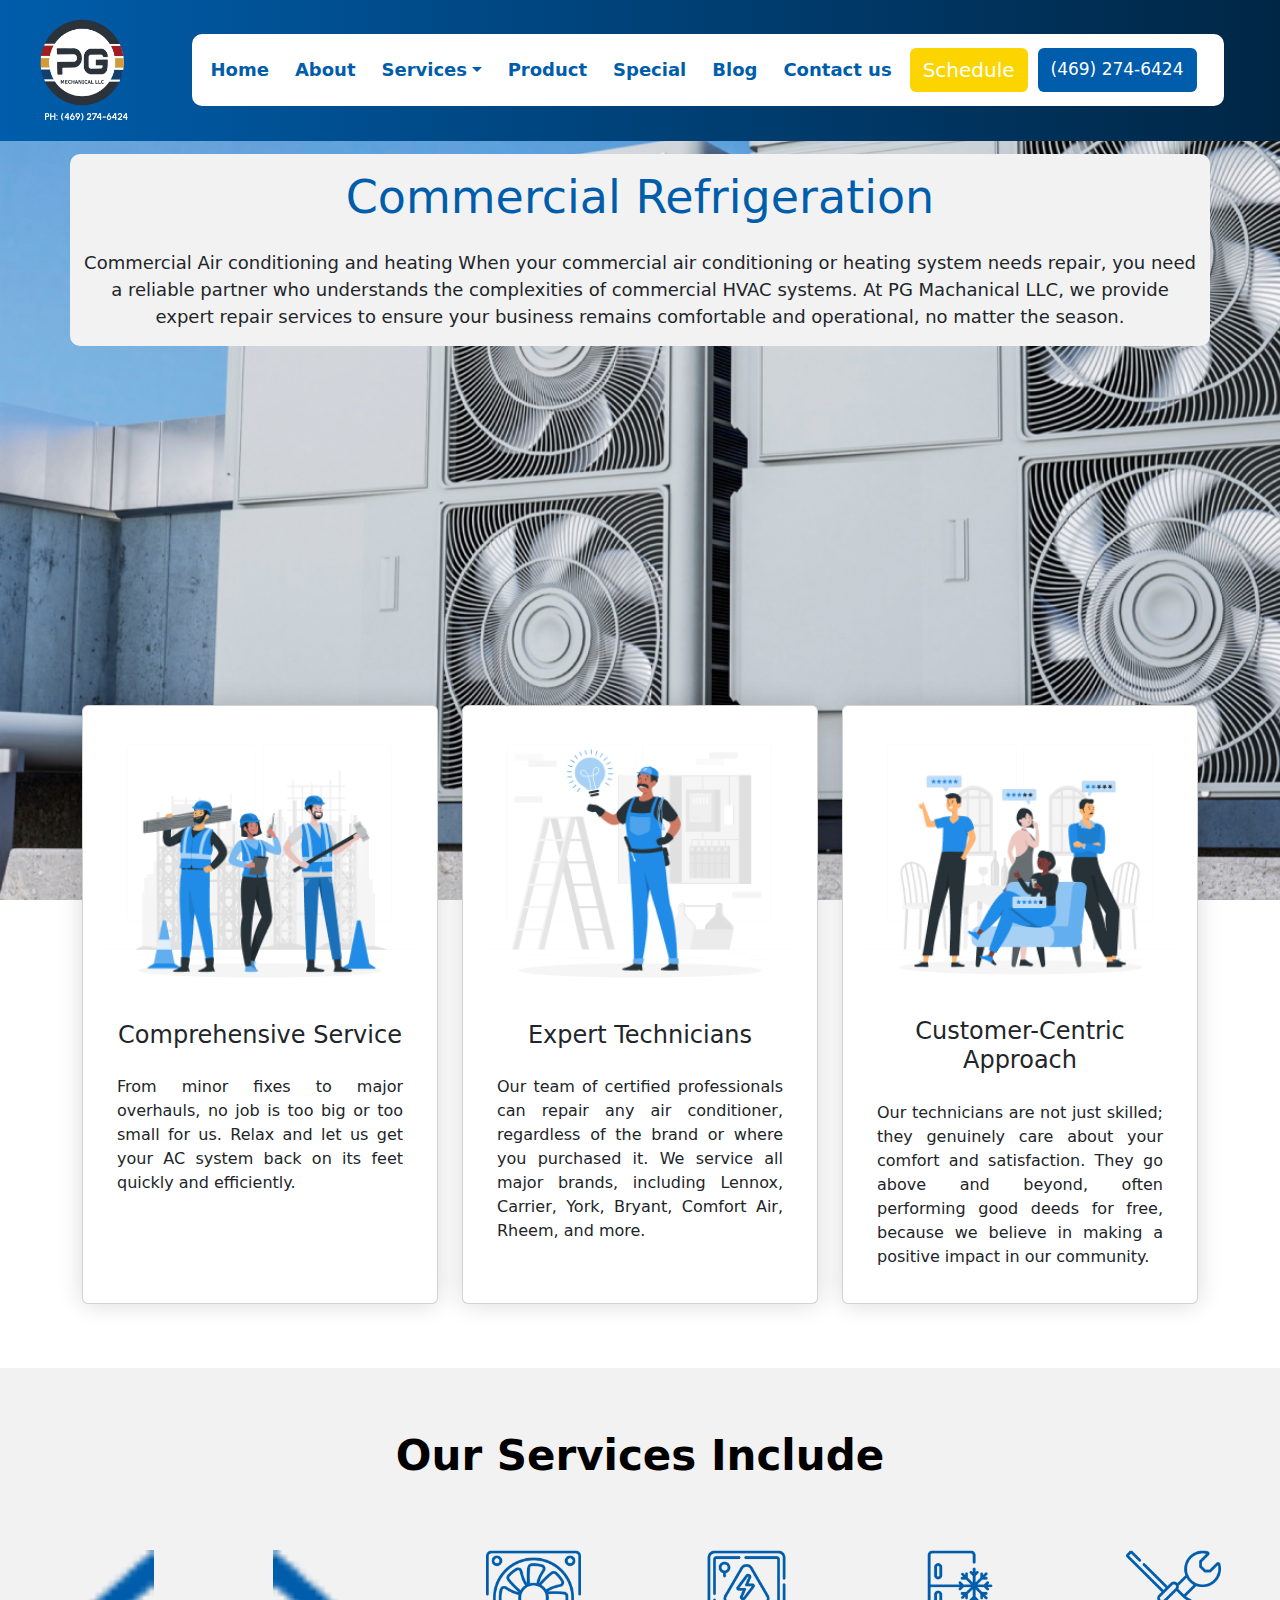
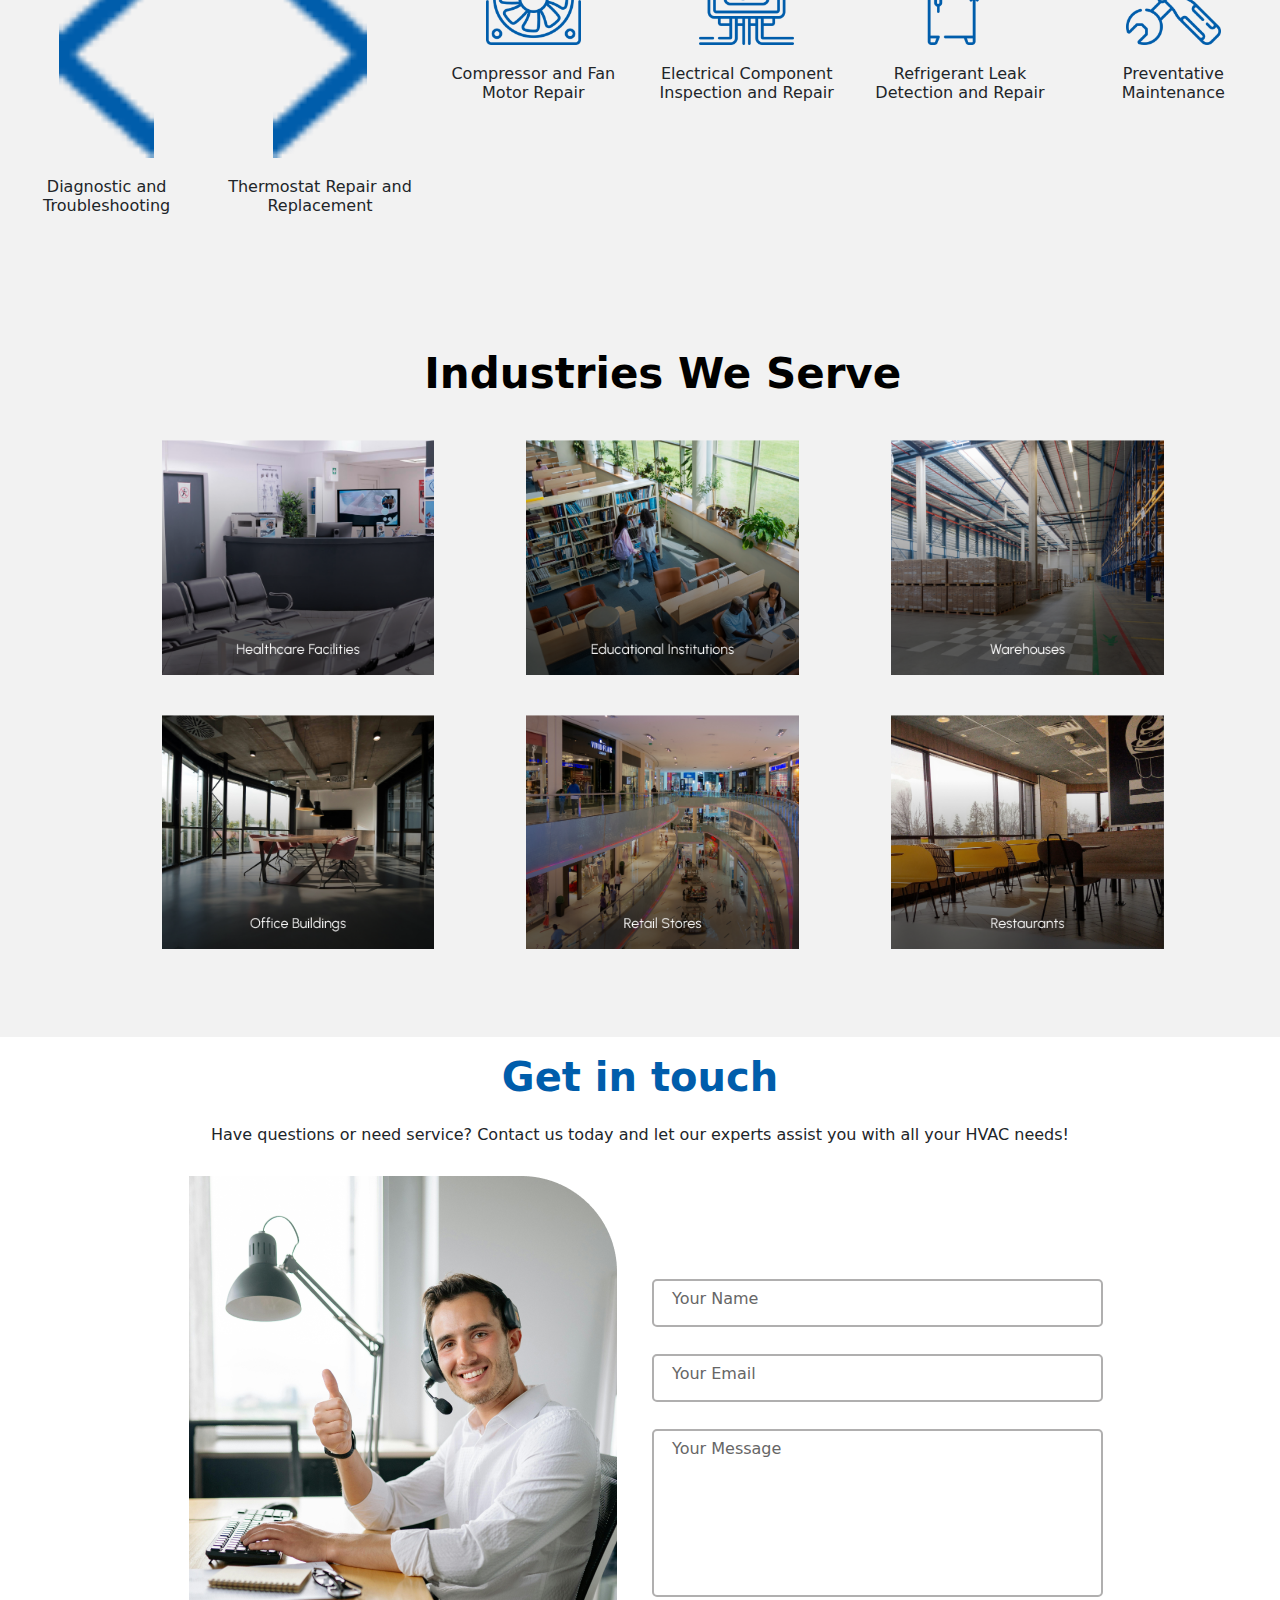
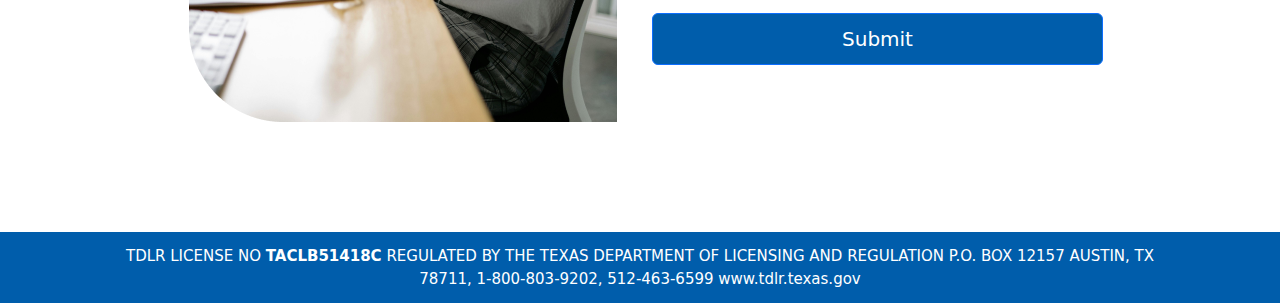
<file: Commercial Refrigeration.html>
<!DOCTYPE html>
<html lang="en">

<head>
    <meta charset="UTF-8">
    <meta name="viewport" content="width=device-width, initial-scale=1.0">
    <link href="https://fonts.googleapis.com/icon?family=Material+Icons" rel="stylesheet">
    <link rel="stylesheet" href="https://use.fontawesome.com/releases/v5.8.2/css/all.css">
    <script src="https://ajax.googleapis.com/ajax/libs/jquery/3.5.1/jquery.min.js"></script>
    <script src="https://cdnjs.cloudflare.com/ajax/libs/popper.js/1.16.0/umd/popper.min.js"></script>
    <script src="https://maxcdn.bootstrapcdn.com/bootstrap/4.5.2/js/bootstrap.min.js"></script>
    <link rel="icon" href="image/new.png">
    <link href="https://fonts.googleapis.com/css2?family=Urbanist:wght@400;700&display=swap" rel="stylesheet">
    <link rel="stylesheet" href="css/nav.css">
    <link rel="stylesheet" href="css/commercial.css">
    <link rel="stylesheet" href="css/animation.css">
    <link rel="stylesheet" href="css/Sucess.css">
    <link rel="stylesheet" href="css/spinner.css">
    <link href="https://cdn.jsdelivr.net/npm/bootstrap@5.3.3/dist/css/bootstrap.min.css" rel="stylesheet">
    <script src="https://cdn.jsdelivr.net/npm/bootstrap@5.3.3/dist/js/bootstrap.bundle.min.js"></script>
    <title>PG Mechanical</title>
    <style>
        .navbar-toggler {
            color: white !important;
        }

        .navbar-toggler-icon {
            background-color: white;
            padding: 20px;
        }
    </style>

</head>

<body>
    <nav class="navbar navbar-expand-lg navbar-light fixed-top">
        <div class="container-fluid">
            <a class="navbar-brand" href="#main"><img src="image/new.png" alt="Logo" width="100px" id="logo"></a>
            <button class="navbar-toggler" type="button" data-bs-toggle="collapse" data-bs-target="#navbarNavAltMarkup"
                aria-controls="navbarNavAltMarkup" aria-expanded="false" aria-label="Toggle navigation">
                <img src="image/menu (3).png" alt="" srcset="" style="width: 25px;">
            </button>
            <div class="collapse navbar-collapse justify-content-center" id="navbarNavAltMarkup">
                <ul class="navbar-nav">
                    <li class="nav-item">
                        <a class="nav-link" aria-current="page" href="index.html#home" id="aboutNav">Home</a>
                    </li>
                    <li class="nav-item">
                        <a class="nav-link" aria-current="page" href="index.html#about" id="aboutNav">About</a>
                    </li>
                    <li class="nav-item dropdown">
                        <a class="nav-link dropdown-toggle" href="#service" id="navbarDropdown" role="button"
                            data-bs-toggle="dropdown" aria-expanded="false">Services</a>
                        <ul class="dropdown-menu" aria-labelledby="navbarDropdown">
                            <li><a class="dropdown-item" href="Residential Air.html" id="dropDown">Residential AC</a>
                            </li>
                            <li><a class="dropdown-item" href="Commercial Air.html" id="dropDown">Commercial AC</a></li>
                            <li><a class="dropdown-item" href="Commercial Refrigeration.html" id="dropDown">Commercial
                                    Refrigeration</a></li>
                            <li><a class="dropdown-item" href="maintenance.html" id="dropDown">Maintenance</a></li>
                        </ul>
                    </li>
                    <li class="nav-item">
                        <a class="nav-link" aria-current="page" href="index.html#product">Product</a>
                    </li>
                    <li class="nav-item">
                        <a class="nav-link" href="index.html#special" tabindex="-1" aria-disabled="true">Special</a>
                    </li>
                    <li class="nav-item">
                        <a class="nav-link" aria-current="page"
                            href="https://www.trane.com/commercial/north-america/us/en/about-us/newsroom/blogs.html">Blog</a>
                    </li>
                    <li class="nav-item">
                        <a class="nav-link" href="#contect" tabindex="-1" aria-disabled="true">Contact us</a>
                    </li>
                    <li class="nav-item">
                        <button class="btn" id="button1" data-toggle="modal"
                            data-target="#exampleModalLong">Schedule</button>
                    </li>
                    <li class="nav-item">
                        <button class="btn" id="button2">(469) 274-6424</button>
                    </li>
                </ul>
            </div>
        </div>
    </nav>

    <div class="container-fluid p-0" id="main_section">
        <div id="main_header">
            <div class="container">
                <div class="row" style="background-color: #F2F2F2; border-radius: 10px;">
                    <h1>Commercial Refrigeration</h1>
                    <p>Commercial Air conditioning and heating When your commercial air conditioning or heating system
                        needs
                        repair, you need a reliable partner who understands the complexities of commercial HVAC systems.
                        At
                        PG Machanical LLC, we provide expert repair services to ensure your business remains
                        comfortable and
                        operational, no matter the season.</p>
                </div>
            </div>

        </div>
    </div>

    <div class="container mt-n5" style="margin-bottom: 5%;">
        <div class="row g-4">
            <div class="col-lg-4 col-md-6" id="card_top">
                <div class="card card-custom">
                    <img class="card-img-top card-img-custom" src="service 1/1.png" alt="Card image">
                    <div class="card-body">
                        <h4 class="card-title" id="card_head">Comprehensive Service</h4>
                        <p class="card-text">From minor fixes to major overhauls, no job is too big or too small for us.
                            Relax and let us get your AC system back on its feet quickly and efficiently.</p>
                    </div>
                </div>
            </div>
            <div class="col-lg-4 col-md-6" id="card2">
                <div class="card card-custom" id="a">
                    <img class="card-img-top card-img-custom" src="service 1/3.png" alt="Card image">
                    <div class="card-body">
                        <h4 class="card-title" id="card_head">Expert Technicians</h4>
                        <p class="card-text">Our team of certified professionals can repair any air conditioner,
                            regardless of the brand or where you purchased it. We service all major brands, including
                            Lennox, Carrier, York, Bryant, Comfort Air, Rheem, and more.</p>
                    </div>
                </div>
            </div>
            <div class="col-lg-4 col-md-6" id="card3">
                <div class="card card-custom">
                    <img class="card-img-top card-img-custom" src="service 1/2.png" alt="Card image">
                    <div class="card-body">
                        <h4 class="card-title" id="card_head">Customer-Centric Approach</h4>
                        <p class="card-text">Our technicians are not just skilled; they genuinely care about your
                            comfort and satisfaction. They go above and beyond, often performing good deeds for free,
                            because we believe in making a positive impact in our community.</p>
                    </div>
                </div>
            </div>
        </div>
    </div>

    <div class="container-fluid" id="service_page">
        <div>
            <h2 class="service_image_header">Our Services Include</h2>
        </div>
        <div class="row text-center">
            <div class="col-lg-2 col-md-4 col-6 mb-4">
                <img src="image/icon1.png" alt="" id="icon">
                <h6 id="icon_head">Diagnostic and Troubleshooting</h6>
            </div>
            <div class="col-lg-2 col-md-4 col-6 mb-4">
                <img src="image/icon2.png" alt="" id="icon">
                <h6 id="icon_head">Thermostat Repair and Replacement</h6>
            </div>
            <div class="col-lg-2 col-md-4 col-6 mb-4">
                <img src="image/icon3.png" alt="" id="icon">
                <h6 id="icon_head">Compressor and Fan Motor Repair</h6>
            </div>
            <div class="col-lg-2 col-md-4 col-6 mb-4">
                <img src="image/icon4.png" alt="" id="icon">
                <h6 id="icon_head">Electrical Component Inspection and Repair</h6>
            </div>
            <div class="col-lg-2 col-md-4 col-6 mb-4">
                <img src="image/icon5.png" alt="" id="icon">
                <h6 id="icon_head">Refrigerant Leak Detection and Repair</h6>
            </div>
            <div class="col-lg-2 col-md-4 col-6 mb-4">
                <img src="image/icon6.png" alt="" id="icon">
                <h6 id="icon_head">Preventative Maintenance</h6>
            </div>
        </div>


        <div class="container">
            <div class="row" style="margin-left: 3%;">
                <h2 class="service_image_header">Industries We Serve</h2>

                <div class="col-lg-4 col-md-4 col-12 mb-4">
                    <img src="service 2/1.png" alt="" style="width: 80%;" class="mx-auto d-block" id="service_image">
                </div>
                <div class="col-lg-4 col-md-4 col-12 mb-4">
                    <img src="service 2/2.png" alt="" style="width: 80%;" class="mx-auto d-block" id="service_image">
                </div>
                <div class="col-lg-4 col-md-4 col-12 mb-4">
                    <img src="service 2/3.png" alt="" style="width: 80%;" class="mx-auto d-block" id="service_image">
                </div>
            </div>
        </div>

        <div class="container mt-3">
            <div class="row" style="margin-left: 3%;">
                <div class="col-lg-4 col-md-4 col-12 mb-4">
                    <img src="service 2/4.png" alt="" style="width: 80%;" class="mx-auto d-block" id="service_image">
                </div>
                <div class="col-lg-4 col-md-4 col-12 mb-4">
                    <img src="service 2/5.png" alt="" style="width: 80%;" class="mx-auto d-block" id="service_image">
                </div>
                <div class="col-lg-4 col-md-4 col-12 mb-4">
                    <img src="service 2/6.png" alt="" style="width: 80%;" class="mx-auto d-block" id="service_image">
                </div>
            </div>
        </div>

    </div>

    <div class="container contect" id="contect">
        <div class="header text-center py-3">
            <h1 style="font-weight: bold;color: #005dab;">Get in touch</h1>
        </div>
        <div class="row text-center mb-4">
            <h6 class="mx-auto">
                Have questions or need service? Contact us today and let our experts assist you with all your HVAC
                needs!

            </h6>
        </div>
        <div class="row">
            <div class="container">
                <div class="row align-items-center">
                    <div class="col-1"></div>
                    <div class="col-lg-5 col-md-12 mb-4 text-center">
                        <img src="image/contact us.png" alt="" id="contact_image" class="img-fluid">
                    </div>
                    <div class="col-lg-5 col-md-12">
                        <form action="https://api.web3forms.com/submit" method="POST">

                            <input type="hidden" name="access_key" value="91631ac7-26e5-4657-84a8-25556e8a3843">
                            <div class="form-group position-relative mb-3">
                                <input type="text" id="name" class="form-control" name="name" placeholder=" " required>
                                <label for="name">Your Name</label>
                            </div>
                            <div class="form-group position-relative mb-3">
                                <input type="email" id="email" class="form-control" name="email" placeholder=" "
                                    style="margin-top: 6%;" required>
                                <label for="email">Your Email</label>
                            </div>
                            <div class="form-group position-relative mb-3">
                                <textarea id="message" class="form-control" rows="6" name="message" placeholder=" "
                                    required style="margin-top: 6%;"></textarea>
                                <label for="message">Your Message</label>
                            </div>
                            <button class="btn btn-primary btn-block" type="submit" id="submit_button">Submit</button>
                        </form>
                    </div>
                </div>
            </div>
        </div>
    </div>
    <div class="footer">
        <div class="footer-content">
            <p class="footer-para">
                TDLR LICENSE NO <b>TACLB51418C</b> REGULATED BY THE TEXAS DEPARTMENT OF LICENSING AND REGULATION P.O.
                BOX 12157 AUSTIN, TX 78711, 1-800-803-9202, 512-463-6599
                <a href="http://www.tdlr.texas.gov" style="text-decoration: none; color: white;">www.tdlr.texas.gov</a>
            </p>
        </div>
    </div>
    <div class="modal fade" id="exampleModalLong" tabindex="-1" role="dialog" aria-labelledby="exampleModalLongTitle"
        aria-hidden="true">
        <div class="modal-dialog modal-dialog-centered">
            <div class="modal-content custom-modal-content" style="width: 80%;">
                <div class="modal-header custom-modal-header">
                    <div>
                        <h6 class="modal-title" id="exampleModalLongTitle">Schedule Your AC Repair Today</h6>
                        <p class="modal-subtitle">
                            Book a hassle-free repair appointment in just a few steps. Provide your details, describe
                            the issue, and choose a convenient time—we’ll take care of the rest!
                        </p>
                    </div>
                    <button type="button" class="close" data-dismiss="modal" aria-label="Close">
                        <span aria-hidden="true">&times;</span>
                    </button>
                </div>


                <div class="modal-body" style="padding: 30px;">
                    <div class="form-group position-relative mb-3">
                        <input type="text" id="CustomerName" class="form-control" name="name" placeholder=" " required>
                        <label for="name">Customer Name</label>
                    </div>
                    <div class="form-group position-relative mb-3">
                        <input type="text" id="phone_number" class="form-control" name="name" placeholder=" " required>
                        <label for="name">Phone</label>
                    </div>
                    <div class="form-group position-relative mb-3">
                        <input type="email" id="user_email" class="form-control" name="name" placeholder=" " required>
                        <label for="name">Email</label>
                    </div>
                    <div class="form-group position-relative mb-3">
                        <select class="form">
                            <option value="">Issue Type</option>
                            <option value="AC">AC</option>
                            <option value="Refrigerator">Refrigerator</option>
                        </select>
                    </div>

                    <div class="dropdown dropdown1">
                        <button id="selectedValues1">available_slots</button>
                        <div class="dropdown-content dropdown-content1">
                            <label>
                                <input type="checkbox" value="10am - 1pm" class="checkbox1"> 10am-1pm
                            </label>
                            <label>
                                <input type="checkbox" value="2pm - 4pm " class="checkbox1">2pm - 4pm
                            </label>
                            <label>
                                <input type="checkbox" value="5pm - 7pm " class="checkbox1">5pm - 7pm
                            </label>
                        </div>
                    </div>


                    <div class="form-group position-relative mt-3 mb-3">
                        <textarea id="Description" class="form-control" rows="2" name="Description" placeholder=" "
                            required></textarea>
                        <label for="Description">Description</label>
                    </div>
                    <div class="form-group position-relative mb-3" style="width: 100%; max-width: 400px;">
                        <input type="file" id="image" class="form-control" name="image" placeholder=" " multiple
                            required style="height: 60px; font-size: 16px; padding: 20px;">
                        <label for="image">Photo</label>
                        <div id="preview" style="display: flex; gap: 10px; margin-top: 10px; flex-wrap: wrap;"></div>
                        <small id="fileError" style="color: red; display: none;">You can only upload up to 3
                            images.</small>
                        <small id="fileMessage" style="color: #262a9e; display: block;">You can select up to 3
                            images</small>
                    </div>

                    <div class="form-group position-relative mb-3">
                        <input id="street" placeholder=" " class="form-control" type="text" required>
                        <label class="label-sty">Street</label>
                    </div>

                    <div class="form-group position-relative mb-3">
                        <input type="text" id="city" name="city" placeholder=" " class="form-control" required>
                        <label>City</label>
                    </div>

                    <div class="form-group position-relative mb-3">
                        <input type="text" id="state" name="state" placeholder=" " class="form-control">
                        <label>State</label>
                    </div>
                    <div class="form-group position-relative mb-3">
                        <input type="text" id="zip" name="zip" placeholder=" " class="form-control">
                        <label>Zip</label>
                    </div>
                    <div class="d-flex justify-content-center">
                        <button class="btn btn-primary" type="submit" onclick="postData()">Submit</button>
                    </div>
                </div>

            </div>
        </div>
        <div id="popupModal">
            <div class="modal-content">
                <h3>Success!</h3>
                <p>Your Complaint has been Registered. Our Team will contact you!</p>
                <div class="checkmark-container">
                    <svg viewBox="0 0 26 26" xmlns="http://www.w3.org/2000/svg">
                        <g stroke="currentColor" stroke-width="2" fill="none" fill-rule="evenodd" stroke-linecap="round"
                            stroke-linejoin="round">
                            <path class="circle"
                                d="M13 1C6.372583 1 1 6.372583 1 13s5.372583 12 12 12 12-5.372583 12-12S19.627417 1 13 1z" />
                            <path class="tick" d="M6.5 13.5L10 17 l8.808621-8.308621" />
                        </g>
                    </svg>
                </div>
                <button class="close-btn  " id="closePopup">Done</button>
            </div>
        </div>
    </div>


    <div class="loading" id="l">
        <div class="spinner"></div>
    </div>



</body>
<script>
    function validateForm() {
        const name = document.getElementById('CustomerName');
        const phone = document.getElementById('phone_number');
        // const address = document.getElementById('Address');
        const issueType = document.querySelector('.form')?.value;
        const description = document.getElementById('Description');
        const images = document.getElementById('image');
        const street = document.getElementById('street');
        const cityField = document.getElementById('city');
        const state = document.getElementById('state');
        const zip = document.getElementById('zip');
        let isValid = true;

        // Reset error messages and styles
        document.querySelectorAll('.error-message').forEach(el => el.remove());
        document.querySelectorAll('.error').forEach(el => el.classList.remove('error'));

        // Validate fields with professional feedback
        if (!name.value.trim()) {
            showError(name, "Customer name is required");
            isValid = false;
        }

        if (!phone.value.trim()) {
            showError(phone, "Please enter a valid phone number");
            isValid = false;
        }

        if (!issueType) {
            showError(document.querySelector('.form'), "Please select an issue type");
            isValid = false;
        }
        if (!description.value.trim()) {
            showError(description, "Description is required");
            isValid = false;
        }

        if (images.files.length > 3) {
            showError(images, "You can upload up to 3 images only");
            isValid = false;
        }

        if (!street.value.trim()) {
            showError(street, "Street is required");
            isValid = false;
        }

        if (!cityField.value.trim()) {
            showError(cityField, "City is required");
            isValid = false;
        }

        if (!state.value.trim()) {
            showError(state, "State is required");
            isValid = false;
        }

        if (!zip.value.trim() || !/^\d{5,8}$/.test(zip.value)) {
            showError(zip, "Please enter a valid ZIP code (5 to 8 digits)");
            isValid = false;
        }


        return isValid;
    }

    function showError(element, message) {
        const error = document.createElement('small');
        error.classList.add('error-message');
        error.innerText = message;

        // Apply professional styles
        error.style.color = 'red';
        error.style.fontSize = '12px';
        error.style.marginTop = '5px';
        error.style.display = 'block';

        element.classList.add('error');
        element.style.borderColor = 'red';
        element.style.outline = 'none';

        // Append error message near the field
        element.parentNode.appendChild(error);

        // Scroll to the first invalid field
        element.scrollIntoView({ behavior: 'smooth', block: 'center' });
    }

    // Add real-time validation for better UX
    document.querySelectorAll('input, textarea, select').forEach(field => {
        field.addEventListener('input', () => {
            field.style.borderColor = '';
            const errorMessage = field.parentNode.querySelector('.error-message');
            if (errorMessage) errorMessage.remove();
        });
    });

    // validation contact form------------------
    document.getElementById('submit_button').addEventListener('click', function (event) {
        event.preventDefault();
        // Collect form data
        const name = document.getElementById('name').value.trim();
        const email = document.getElementById('email').value.trim();
        const message = document.getElementById('message').value.trim();
        let isValid = true;

        // Reset any previous error messages
        document.querySelectorAll('.error-message').forEach(el => el.remove());

        // Validate name
        if (!name) {
            showError(document.getElementById('name'), "Name is required");
            isValid = false;
        }

        // Validate email
        if (!email || !/^\S+@\S+\.\S+$/.test(email)) {
            showError(document.getElementById('email'), "Please enter a valid email address");
            isValid = false;
        }

        // Validate message
        if (!message) {
            showError(document.getElementById('message'), "Message is required");
            isValid = false;
        }

        // If validation passes, send the email
        if (isValid) {
            // Create the parameters for EmailJS
            let templateParams = {
                from_name: name,
                from_email: email,
                message: message
            };

            // Send the email using EmailJS
            emailjs.send('service_01osuqj', 'template_82xor65', templateParams)
                .then(function (response) {
                    console.log('SUCCESS!', response.status, response.text);
                    // alert("Email sent successfully!");
                }, function (error) {
                    console.error('FAILED...', error);
                    // alert("Failed to send email.");
                });
        }
    });

    function showError(element, message) {
        const error = document.createElement('small');
        error.classList.add('error-message');
        error.style.color = 'red';
        error.style.display = 'block';
        error.innerText = message;
        element.parentNode.appendChild(error);
    }

    // -------------------------------------------------------
    let ticket_type = [];
    let images = [];
    let available_slots

    const checkboxes = document.querySelectorAll('.checkbox');
    const selectedValues = document.getElementById('selectedValues');

    // Add event listeners to checkboxes
    checkboxes.forEach(checkbox => {
        checkbox.addEventListener('change', () => {
            // Get the values of checked checkboxes
            const values = Array.from(checkboxes)
                .filter(chk => chk.checked) // Filter to get checked boxes
                .map(chk => chk.value);    // Extract the value of each checked box

            // Update the selected values text
            selectedValues.textContent = values.length ? values.join(', ') : 'Select Options';

            // Log the text content, not value, of selectedValues

            ticket_type.push(selectedValues.textContent)


        });
    });
    const checkboxes1 = document.querySelectorAll('.checkbox1');
    const selectedValues1 = document.getElementById('selectedValues1');

    // Add event listeners to checkboxes
    checkboxes1.forEach(checkbox => {
        checkbox.addEventListener('change', () => {
            const values = Array.from(checkboxes1)
                .filter(chk => chk.checked)
                .map(chk => chk.value);

            selectedValues1.textContent = values.length ? values.join(', ') : 'Select Options';
            console.log(selectedValues1.textContent);
            available_slots = selectedValues1.textContent;
        });
    });




    document.getElementById('image').addEventListener('change', function (event) {
        const files = event.target.files;
        if (files.length > 0) {
            for (let i = 0; i < files.length; i++) {
                if (files[i]) {
                    images.push(files[i]);
                }
            }
        }

        if (files.length > 0) {
            for (let i = 0; i < files.length; i++) {
                const file = files[i];

            }
        }
    });

    function mergeValues(values) {
        let result = new Set();

        values.forEach(item => {
            let parts = item.split(',').map(part => part.trim());
            parts.forEach(part => result.add(part));
        });
        return Array.from(result).join(', ');
    }


    async function imageLinkGet(files) {
        let imageList = [null, null, null];
        let i = 0;
        for (const file of files) {
            if (!file) { // Check if file is a valid Blob/File
                console.error("Invalid file object:", file);
                alert("Invalid file selected.");
                continue;
            }

            const base64Data = await new Promise((resolve, reject) => {
                const reader = new FileReader();
                reader.onload = (e) => resolve(e.target.result.split(",")[1]); // Extract Base64
                reader.onerror = (error) => reject(error); // Handle errors
                reader.readAsDataURL(file); // Start reading the file as a data URL
            });

            try {
                // Send Base64 data to the server
                const response = await fetch("https://m4j8v747jb.execute-api.us-west-2.amazonaws.com/dev/company_logo_upload", {
                    method: "POST",
                    headers: {
                        "Content-Type": "application/json",
                    },
                    body: JSON.stringify({
                        file_name: file.name,
                        file_data: base64Data,
                    }),
                });

                const data = await response.json();

                if (response.ok) {
                    imageList[i++] = data.file_url;

                    console.log("ghyygdhhgdfhjghsfdhsfdhgfds")
                }
            } catch (error) {
                console.error("Error:", error);
                alert("An error occurred during the upload. Please try again.");
            }
            console.log(imageList)
        }

        console.log(imageList);
        return imageList;
    }


    async function postData() {
        if (!validateForm()) {
            return;
        }

        const loadingIndicator = document.getElementById('l');
        loadingIndicator.style.display = 'flex'



        let resultString = document.querySelector('.form').value;
        let imageInput = await imageLinkGet(images);

        const apiUrl = `https://m4j8v747jb.execute-api.us-west-2.amazonaws.com/dev/ticket/create`;
        const today = new Date();
        const complain_raised_date1 = `${today.getFullYear()}-${String(today.getMonth() + 1).padStart(2, '0')}-${String(today.getDate()).padStart(2, '0')}`;

        const data = {
            company_id: "ShddWeFGFGkk9b67STTJY4",
            ticket_type: resultString,
            name: document.getElementById("CustomerName")?.value || "",
            phone_number: document.getElementById("phone_number")?.value || "",
            email: document.getElementById("user_email")?.value || "",
            ti_photo_1: imageInput[0],
            ti_photo_2: imageInput[1],
            ti_photo_3: imageInput[2],
            status: 1,
            complain_raised_date: complain_raised_date1,
            description: document.getElementById("Description")?.value || "",
            available_slots: available_slots,
            street: document.getElementById("street")?.value || "",
            city: document.getElementById("city")?.value || "",
            state: document.getElementById("state")?.value || "",
            zip: document.getElementById("zip")?.value || ""
        };

        try {
            const response = await fetch(apiUrl, {
                method: 'POST',
                headers: { 'Content-Type': 'application/json' },
                body: JSON.stringify(data)
            });



            if (!response.ok) throw new Error(`HTTP error! status: ${response.status}`);

            const responseData = await response.json();


            loadingIndicator.style.display = 'none'
            // Show success modal
            const popupModal = document.getElementById('popupModal');
            popupModal.style.display = 'block';
            const closePopup = document.getElementById('closePopup');

            closePopup.addEventListener('click', function () {
                window.location.href = 'index.html';
            });

        } catch (error) {
            console.error('Error:', error);
            alert("An error occurred during submission. Please try again.");
        }
    }

    // Add submit button event listener


    // image file upload//

    const fileInput = document.getElementById('image');
    const preview = document.getElementById('preview');
    const fileError = document.getElementById('fileError');
    const fileMessage = document.getElementById('fileMessage');
    let selectedFiles = [];


    function updateMessage() {

        if (selectedFiles.length === 0) {
            fileMessage.style.display = 'block';
            fileError.style.display = 'none';
        } else if (selectedFiles.length > 3) {
            fileError.style.display = 'block';
            fileMessage.style.display = 'none';
        } else {
            fileMessage.style.display = 'none';
            fileError.style.display = 'none';
        }
    }

    fileInput.addEventListener('change', (event) => {
        const files = Array.from(event.target.files);
        if (selectedFiles.length + files.length > 3) {
            fileInput.value = "";
            updateMessage();
            return;
        }
        files.forEach((file, index) => {
            selectedFiles.push(file);


            const container = document.createElement('div');
            container.style.position = 'relative';
            container.style.width = '60px';
            container.style.height = '60px';


            const img = document.createElement('img');
            const reader = new FileReader();
            reader.onload = function (e) {
                img.src = e.target.result;
                img.style.width = "100%";
                img.style.height = "100%";
                img.style.objectFit = "cover";
                img.alt = `Selected Image ${index + 1}`;
            };
            reader.readAsDataURL(file);

            // Create delete button
            const deleteBtn = document.createElement('span');
            deleteBtn.innerHTML = '&times;';
            deleteBtn.style.position = 'absolute';
            deleteBtn.style.top = '1px';
            deleteBtn.style.right = '1px';
            deleteBtn.style.backgroundColor = 'rgba(255, 255, 255, 0.8)';
            deleteBtn.style.color = 'blue';
            deleteBtn.style.borderRadius = '50%';
            deleteBtn.style.width = '20px';
            deleteBtn.style.height = '20px';
            deleteBtn.style.display = 'flex';
            deleteBtn.style.justifyContent = 'center';
            deleteBtn.style.alignItems = 'center';
            deleteBtn.style.cursor = 'pointer';

            // Delete functionality
            deleteBtn.addEventListener('click', () => {
                container.remove();
                selectedFiles = selectedFiles.filter((f) => f !== file);
                console.log("Remaining Files:", selectedFiles);

                // Re-enable the file input if less than 3 files remain
                if (selectedFiles.length < 3) {
                    fileInput.disabled = false;
                }

                updateMessage(); // Update message visibility
            });

            // Append elements
            container.appendChild(img);
            container.appendChild(deleteBtn);
            preview.appendChild(container);
        });

        // Disable file input if 3 files are selected
        if (selectedFiles.length === 3) {
            fileInput.disabled = true;
        }

        updateMessage(); // Update message visibility
        console.log("Selected Files:", selectedFiles);
    });

    document.addEventListener('click', function (event) {
        const navbar = document.querySelector('.navbar-collapse');
        const toggleButton = document.querySelector('.navbar-toggler');
        const dropdownMenus = document.querySelectorAll('.dropdown-menu');

        // Check if the click is outside the navbar and toggle button
        if (!navbar.contains(event.target) && !toggleButton.contains(event.target)) {
            // Collapse the navbar if it is expanded
            if (navbar.classList.contains('show')) {
                toggleButton.click();
            }
        }

        // Prevent dropdown from closing when clicked
        dropdownMenus.forEach(menu => {
            if (menu.contains(event.target)) {
                event.stopPropagation();
            }
        });
    });
</script>
<script src="script/animation.js"></script>
</html>
</file>
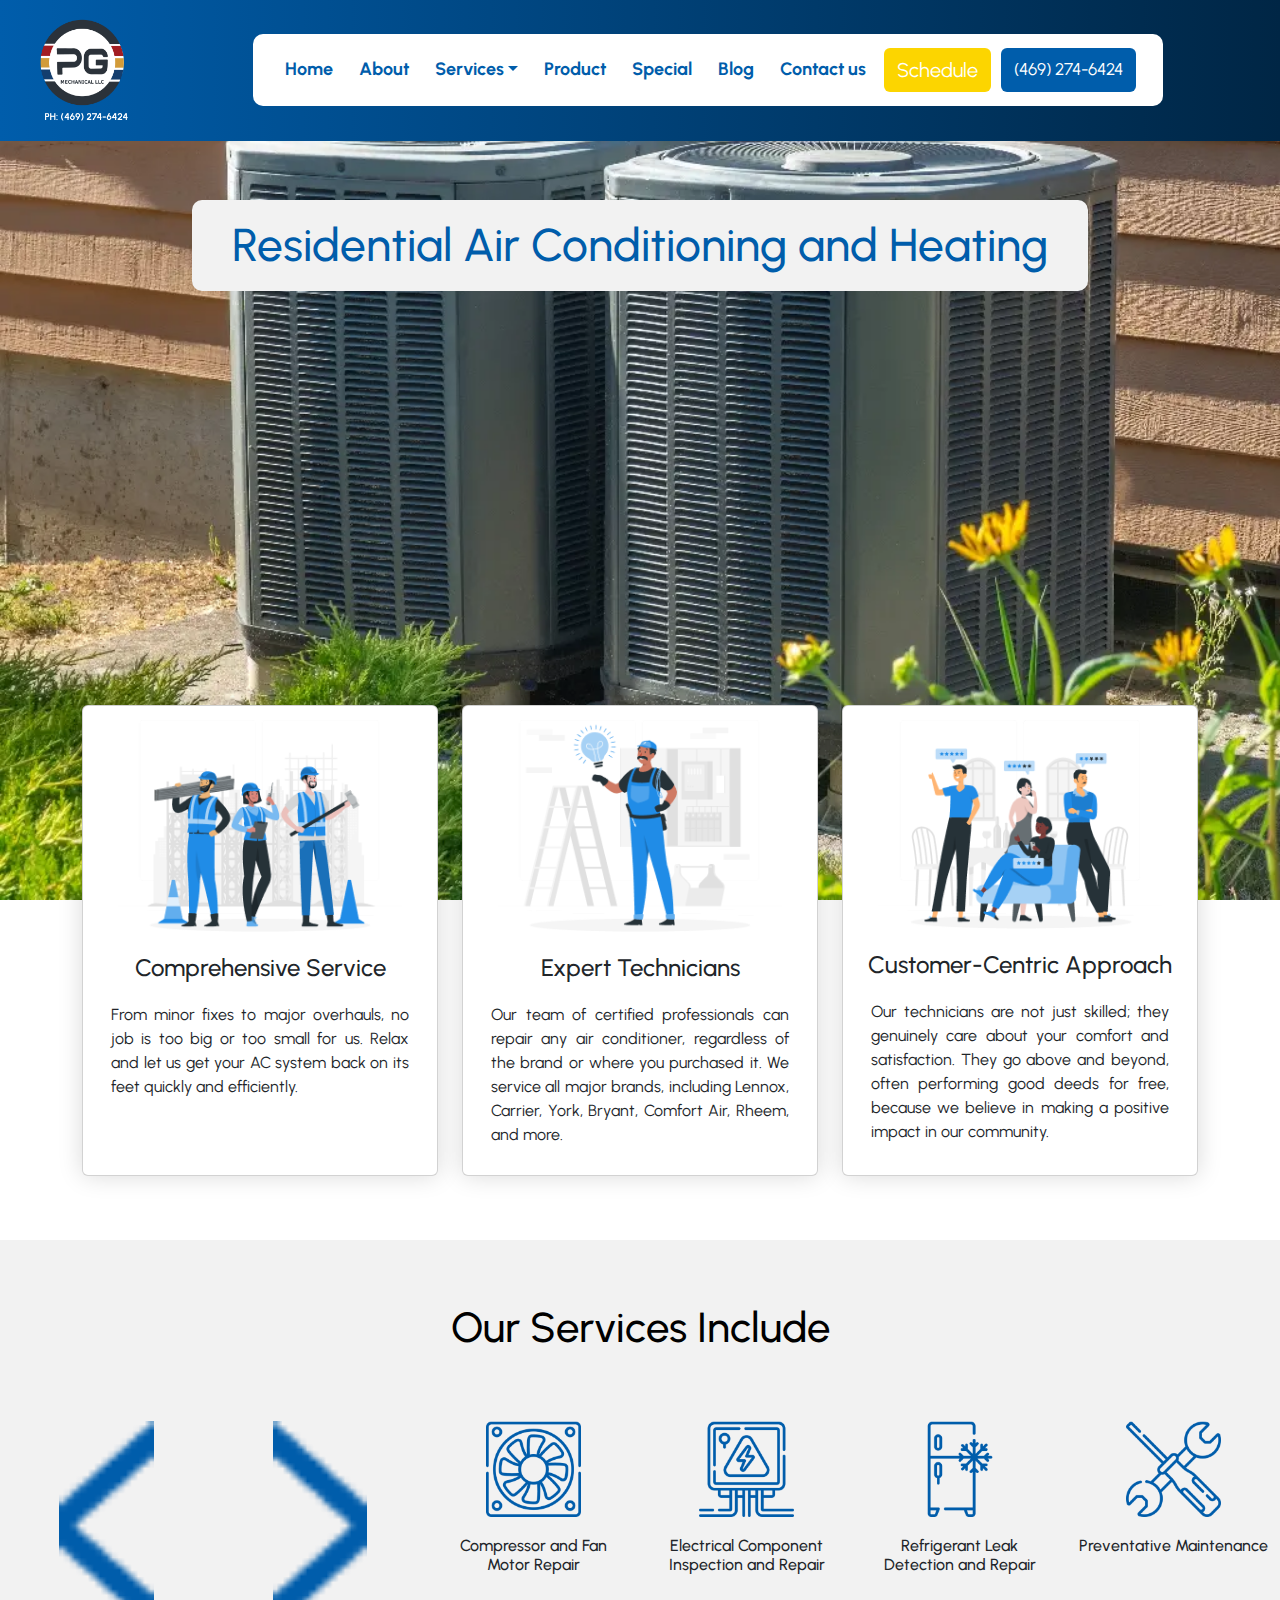
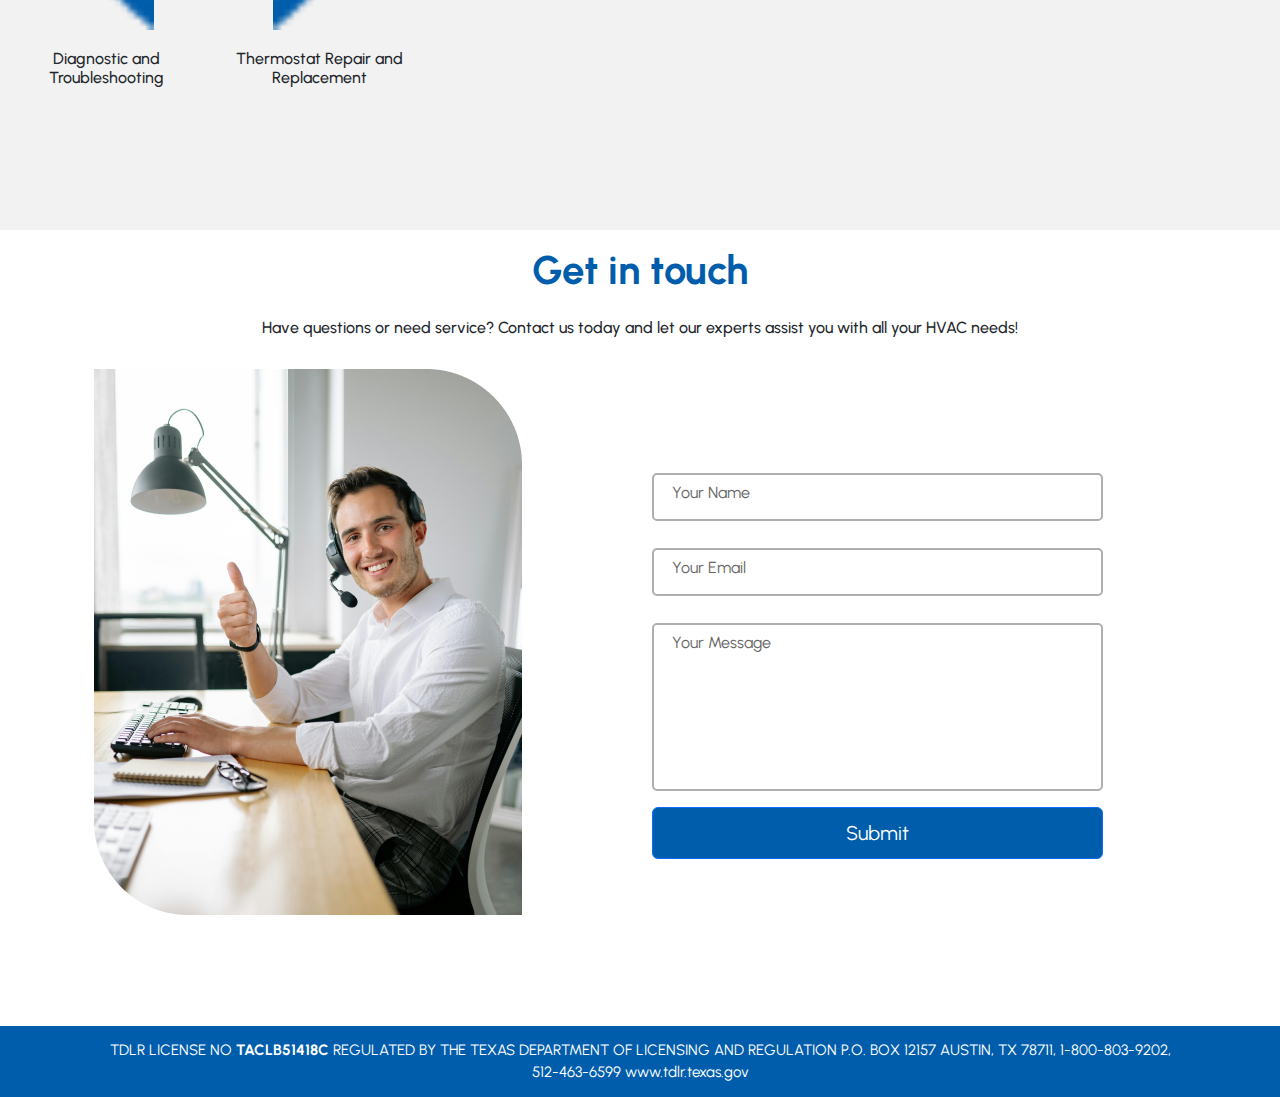
<file: Residential Air.html>
<!DOCTYPE html>
<html lang="en">

<head>
    <meta charset="UTF-8">
    <meta name="viewport" content="width=device-width, initial-scale=1.0">
    <link href="https://fonts.googleapis.com/icon?family=Material+Icons" rel="stylesheet">
    <link rel="stylesheet" href="https://use.fontawesome.com/releases/v5.8.2/css/all.css">
    <link href="https://fonts.googleapis.com/css2?family=Urbanist:wght@400;700&display=swap" rel="stylesheet">
    <link href="https://cdn.jsdelivr.net/npm/bootstrap@5.3.3/dist/css/bootstrap.min.css" rel="stylesheet">



    <link rel="icon" href="image/new.png">
    <link rel="stylesheet" href="css/nav.css">
    <link rel="stylesheet" href="css/residential.css">
    <link rel="stylesheet" href="css/animation.css">
    <link rel="stylesheet" href="css/Sucess.css">
    <link rel="stylesheet" href="css/nav.css">
    <link rel="stylesheet" href="css/spinner.css">


    <title>PG Mechanical</title>

    <script src="https://ajax.googleapis.com/ajax/libs/jquery/3.5.1/jquery.min.js"></script>
    <script src="https://cdnjs.cloudflare.com/ajax/libs/popper.js/1.16.0/umd/popper.min.js"></script>
    <script src="https://maxcdn.bootstrapcdn.com/bootstrap/4.5.2/js/bootstrap.min.js"></script>
    <script src="https://cdn.jsdelivr.net/npm/bootstrap@5.3.3/dist/js/bootstrap.bundle.min.js"></script>

</head>
<style>
    #main_section {
        background-image: url('service 1/How-much-does-it-cost-to-install-central-air.jpg');
        height: 100%;
        background-repeat: no-repeat;
        background-attachment: fixed;
        background-size: cover;
        padding-top: 5%;
    }

    .navbar-toggler {
        color: white !important;
    }

    .navbar-toggler-icon {
        background-color: white !important;
        padding: 20px !important;
    }
</style>

<body>

    <nav class="navbar navbar-expand-lg navbar-light fixed-top">
        <div class="container-fluid">
            <a class="navbar-brand" href="#main"><img src="image/new.png" alt="Logo" width="100px" id="logo"></a>
            <button class="navbar-toggler" type="button" data-bs-toggle="collapse" data-bs-target="#navbarNavAltMarkup"
                aria-controls="navbarNavAltMarkup" aria-expanded="false" aria-label="Toggle navigation">
                <img src="image/menu (3).png" alt="" srcset="" style="width: 25px;">
            </button>
            <div class="collapse navbar-collapse justify-content-center" id="navbarNavAltMarkup">
                <ul class="navbar-nav">
                    <li class="nav-item">
                        <a class="nav-link" aria-current="page" href="index.html#home" id="aboutNav">Home</a>
                    </li>
                    <li class="nav-item">
                        <a class="nav-link" aria-current="page" href="index.html#about" id="aboutNav">About</a>
                    </li>
                    <li class="nav-item dropdown">
                        <a class="nav-link dropdown-toggle" href="index.html#service" id="navbarDropdown" role="button"
                            data-bs-toggle="dropdown" aria-expanded="false">Services</a>
                        <ul class="dropdown-menu" aria-labelledby="navbarDropdown">
                            <li><a class="dropdown-item" href="Residential Air.html" id="dropDown">Residential AC</a>
                            </li>
                            <li><a class="dropdown-item" href="Commercial Air.html" id="dropDown">Commercial AC</a></li>
                            <li><a class="dropdown-item" href="Commercial Refrigeration.html" id="dropDown">Commercial
                                    Refrigeration</a></li>
                            <li><a class="dropdown-item" href="maintenance.html" id="dropDown">Maintenance</a></li>
                        </ul>
                    </li>
                    <li class="nav-item">
                        <a class="nav-link" aria-current="page" href="index.html#product">Product</a>
                    </li>
                    <li class="nav-item">
                        <a class="nav-link" href="index.html#special" tabindex="-1" aria-disabled="true">Special</a>
                    </li>
                    <li class="nav-item">
                        <a class="nav-link" aria-current="page"
                            href="https://www.trane.com/commercial/north-america/us/en/about-us/newsroom/blogs.html">Blog</a>
                    </li>
                    <li class="nav-item">
                        <a class="nav-link" href="index.html#contect" tabindex="-1" aria-disabled="true">Contact us</a>
                    </li>
                    <li class="nav-item">
                        <button class="btn" id="button1" data-toggle="modal"
                            data-target="#exampleModalLong">Schedule</button>
                    </li>
                    <li class="nav-item">
                        <button class="btn" id="button2">(469) 274-6424</button>
                    </li>
                </ul>
            </div>
        </div>
    </nav>


    <div class="container-fluid p-0" id="main_section">
        <div id="main_header">
            <h1>Residential Air Conditioning and Heating</h1>
        </div>
    </div>

    <div class="container mt-n5" style="margin-bottom: 5%;">
        <div class="row g-4">
            <div class="col-lg-4 col-md-6" id="card_top">
                <div class="card card-custom">
                    <img class="card-img-top card-img-custom" src="service 1/1.png" alt="Card image">
                    <div class="card-body">
                        <h4 class="card-title" id="card_head">Comprehensive Service</h4>
                        <p class="card-text">From minor fixes to major overhauls, no job is too big or too small for us.
                            Relax and let us get your AC system back on its feet quickly and efficiently.</p>
                    </div>
                </div>
            </div>
            <div class="col-lg-4 col-md-6" id="card">
                <div class="card card-custom" id="a">
                    <img class="card-img-top card-img-custom" src="service 1/3.png" alt="Card image">
                    <div class="card-body">
                        <h4 class="card-title" id="card_head">Expert Technicians</h4>
                        <p class="card-text">Our team of certified professionals can repair any air conditioner,
                            regardless of the brand or where you purchased it. We service all major brands, including
                            Lennox, Carrier, York, Bryant, Comfort Air, Rheem, and more.</p>
                    </div>
                </div>
            </div>
            <div class="col-lg-4 col-md-6" id="card">
                <div class="card card-custom">
                    <img class="card-img-top card-img-custom" src="service 1/2.png" alt="Card image">
                    <div class="card-body">
                        <h4 class="card-title" id="card_head">Customer-Centric Approach</h4>
                        <p class="card-text">Our technicians are not just skilled; they genuinely care about your
                            comfort and satisfaction. They go above and beyond, often performing good deeds for free,
                            because we believe in making a positive impact in our community.</p>
                    </div>
                </div>
            </div>
        </div>
    </div>

    <div class="container-fluid" id="service_page">
        <div>
            <h2 class="service_image_header">Our Services Include</h2>
        </div>
        <div class="row text-center">
            <div class="col-lg-2 col-md-4 col-6 mb-4">
                <img src="image/icon1.png" alt="" id="icon">
                <h6 id="icon_head">Diagnostic and Troubleshooting</h6>
            </div>
            <div class="col-lg-2 col-md-4 col-6 mb-4">
                <img src="image/icon2.png" alt="" id="icon">
                <h6 id="icon_head">Thermostat Repair and Replacement</h6>
            </div>
            <div class="col-lg-2 col-md-4 col-6 mb-4">
                <img src="image/icon3.png" alt="" id="icon">
                <h6 id="icon_head">Compressor and Fan Motor Repair</h6>
            </div>
            <div class="col-lg-2 col-md-4 col-6 mb-4">
                <img src="image/icon4.png" alt="" id="icon">
                <h6 id="icon_head">Electrical Component Inspection and Repair</h6>
            </div>
            <div class="col-lg-2 col-md-4 col-6 mb-4">
                <img src="image/icon5.png" alt="" id="icon">
                <h6 id="icon_head">Refrigerant Leak Detection and Repair</h6>
            </div>
            <div class="col-lg-2 col-md-4 col-6 mb-4">
                <img src="image/icon6.png" alt="" id="icon">
                <h6 id="icon_head">Preventative Maintenance</h6>
            </div>
        </div>
    </div>

    <div class="container-fluid contect" id="contect">
        <div class="header text-center py-3">
            <h1 style="font-weight: bold;color: #005dab;">Get in touch</h1>
        </div>
        <div class="row text-center mb-4">
            <h6 class="mx-auto">
                Have questions or need service? Contact us today and let our experts assist you with all your HVAC
                needs!

            </h6>
        </div>
        <div class="container">
            <div class="row align-items-center">
                <div class="col-lg-5 col-md-12 mb-4 text-center">
                    <img src="image/contact us.png" alt="" id="contact_image" class="img-fluid">
                </div>
                <div class="col-1"></div>
                <div class="col-lg-5 col-md-12">
                    <form action="https://api.web3forms.com/submit" method="POST">

                        <input type="hidden" name="access_key" value="91631ac7-26e5-4657-84a8-25556e8a3843">
                        <div class="form-group position-relative mb-3">
                            <input type="text" id="name" class="form-control" name="name" placeholder=" " required>
                            <label for="name">Your Name</label>
                        </div>
                        <div class="form-group position-relative mb-3">
                            <input type="email" id="email" class="form-control" name="email" placeholder=" "
                                style="margin-top: 6%;" required>
                            <label for="email">Your Email</label>
                        </div>
                        <div class="form-group position-relative mb-3">
                            <textarea id="message" class="form-control" rows="6" name="message" placeholder=" " required
                                style="margin-top: 6%;"></textarea>
                            <label for="message">Your Message</label>
                        </div>
                        <button class="btn btn-primary btn-block" type="submit" id="submit_button">Submit</button>
                    </form>
                </div>
            </div>
        </div>
    </div>

    <div class="footer">
        <div class="footer-content">
            <p class="footer-para">
                TDLR LICENSE NO <b>TACLB51418C</b> REGULATED BY THE TEXAS DEPARTMENT OF LICENSING AND REGULATION P.O.
                BOX 12157 AUSTIN, TX 78711, 1-800-803-9202, 512-463-6599
                <a href="http://www.tdlr.texas.gov" style="text-decoration: none; color: white;">www.tdlr.texas.gov</a>
            </p>
        </div>
    </div>

    <div class="modal fade" id="exampleModalLong" tabindex="-1" role="dialog" aria-labelledby="exampleModalLongTitle"
        aria-hidden="true">
        <div class="modal-dialog modal-dialog-centered">
            <div class="modal-content custom-modal-content" style="width: 80%;">
                <div class="modal-header custom-modal-header">
                    <div>
                        <h6 class="modal-title" id="exampleModalLongTitle">Schedule Your AC Repair Today</h6>
                        <p class="modal-subtitle">
                            Book a hassle-free repair appointment in just a few steps. Provide your details, describe
                            the issue, and choose a convenient time—we’ll take care of the rest!
                        </p>
                    </div>
                    <button type="button" class="close" data-dismiss="modal" aria-label="Close">
                        <span aria-hidden="true">&times;</span>
                    </button>
                </div>


                <div class="modal-body" style="padding: 30px;">
                    <div class="form-group position-relative mb-3">
                        <input type="text" id="CustomerName" class="form-control" name="name" placeholder=" " required>
                        <label for="name">Customer Name</label>
                    </div>
                    <div class="form-group position-relative mb-3">
                        <input type="text" id="phone_number" class="form-control" name="name" placeholder=" " required>
                        <label for="name">Phone</label>
                    </div>
                    <div class="form-group position-relative mb-3">
                        <input type="email" id="user_email" class="form-control" name="name" placeholder=" " required>
                        <label for="name">Email</label>
                    </div>
                    <div class="form-group position-relative mb-3">
                        <select class="form">
                            <option value="">Issue Type</option>
                            <option value="AC">AC</option>
                            <option value="Refrigerator">Refrigerator</option>
                        </select>
                    </div>

                    <div class="dropdown dropdown1">
                        <button id="selectedValues1">available_slots</button>
                        <div class="dropdown-content dropdown-content1">
                            <label>
                                <input type="checkbox" value="10am - 1pm" class="checkbox1"> 10am-1pm
                            </label>
                            <label>
                                <input type="checkbox" value="2pm - 4pm " class="checkbox1">2pm - 4pm
                            </label>
                            <label>
                                <input type="checkbox" value="5pm - 7pm " class="checkbox1">5pm - 7pm
                            </label>
                        </div>
                    </div>


                    <div class="form-group position-relative mt-3 mb-3">
                        <textarea id="Description" class="form-control" rows="2" name="Description" placeholder=" "
                            required></textarea>
                        <label for="Description">Description</label>
                    </div>
                    <div class="form-group position-relative mb-3" style="width: 100%; max-width: 400px;">
                        <input type="file" id="image" class="form-control" name="image" placeholder=" " multiple
                            required style="height: 60px; font-size: 16px; padding: 20px;">
                        <label for="image">Photo</label>
                        <div id="preview" style="display: flex; gap: 10px; margin-top: 10px; flex-wrap: wrap;"></div>
                        <small id="fileError" style="color: red; display: none;">You can only upload up to 3
                            images.</small>
                        <small id="fileMessage" style="color: #262a9e; display: block;">You can select up to 3
                            images</small>
                    </div>

                    <div class="form-group position-relative mb-3">
                        <input id="street" placeholder=" " class="form-control" type="text" required>
                        <label class="label-sty">Street</label>
                    </div>

                    <div class="form-group position-relative mb-3">
                        <input type="text" id="city" name="city" placeholder=" " class="form-control" required>
                        <label>City</label>
                    </div>

                    <div class="form-group position-relative mb-3">
                        <input type="text" id="state" name="state" placeholder=" " class="form-control">
                        <label>State</label>
                    </div>
                    <div class="form-group position-relative mb-3">
                        <input type="text" id="zip" name="zip" placeholder=" " class="form-control">
                        <label>Zip</label>
                    </div>
                    <div class="d-flex justify-content-center">
                        <button class="btn btn-primary" type="submit" onclick="postData()">Submit</button>
                    </div>
                </div>

            </div>
        </div>
        <div id="popupModal">
            <div class="modal-content">
                <h3>Success!</h3>
                <p>Your Complaint has been Registered. Our Team will contact you!</p>
                <div class="checkmark-container">
                    <svg viewBox="0 0 26 26" xmlns="http://www.w3.org/2000/svg">
                        <g stroke="currentColor" stroke-width="2" fill="none" fill-rule="evenodd" stroke-linecap="round"
                            stroke-linejoin="round">
                            <path class="circle"
                                d="M13 1C6.372583 1 1 6.372583 1 13s5.372583 12 12 12 12-5.372583 12-12S19.627417 1 13 1z" />
                            <path class="tick" d="M6.5 13.5L10 17 l8.808621-8.308621" />
                        </g>
                    </svg>
                </div>
                <button class="close-btn  " id="closePopup">Done</button>
            </div>
        </div>
    </div>

    <div class="loading" id="l">
        <div class="spinner"></div>
    </div>

</body>

<script>
    function validateForm() {
        const name = document.getElementById('CustomerName');
        const phone = document.getElementById('phone_number');
        // const address = document.getElementById('Address');
        const issueType = document.querySelector('.form')?.value;
        const description = document.getElementById('Description');
        const images = document.getElementById('image');
        const street = document.getElementById('street');
        const cityField = document.getElementById('city');
        const state = document.getElementById('state');
        const zip = document.getElementById('zip');
        let isValid = true;

        // Reset error messages and styles
        document.querySelectorAll('.error-message').forEach(el => el.remove());
        document.querySelectorAll('.error').forEach(el => el.classList.remove('error'));

        // Validate fields with professional feedback
        if (!name.value.trim()) {
            showError(name, "Customer name is required");
            isValid = false;
        }

        if (!phone.value.trim()) {
            showError(phone, "Please enter a valid phone number");
            isValid = false;
        }

        if (!issueType) {
            showError(document.querySelector('.form'), "Please select an issue type");
            isValid = false;
        }
        if (!description.value.trim()) {
            showError(description, "Description is required");
            isValid = false;
        }

        if (images.files.length > 3) {
            showError(images, "You can upload up to 3 images only");
            isValid = false;
        }

        if (!street.value.trim()) {
            showError(street, "Street is required");
            isValid = false;
        }

        if (!cityField.value.trim()) {
            showError(cityField, "City is required");
            isValid = false;
        }

        if (!state.value.trim()) {
            showError(state, "State is required");
            isValid = false;
        }

        if (!zip.value.trim() || !/^\d{5,8}$/.test(zip.value)) {
            showError(zip, "Please enter a valid ZIP code (5 to 8 digits)");
            isValid = false;
        }


        return isValid;
    }

    function showError(element, message) {
        const error = document.createElement('small');
        error.classList.add('error-message');
        error.innerText = message;

        // Apply professional styles
        error.style.color = 'red';
        error.style.fontSize = '12px';
        error.style.marginTop = '5px';
        error.style.display = 'block';

        element.classList.add('error');
        element.style.borderColor = 'red';
        element.style.outline = 'none';

        // Append error message near the field
        element.parentNode.appendChild(error);

        // Scroll to the first invalid field
        element.scrollIntoView({ behavior: 'smooth', block: 'center' });
    }

    // Add real-time validation for better UX
    document.querySelectorAll('input, textarea, select').forEach(field => {
        field.addEventListener('input', () => {
            field.style.borderColor = '';
            const errorMessage = field.parentNode.querySelector('.error-message');
            if (errorMessage) errorMessage.remove();
        });
    });

    // validation contact form------------------
    document.getElementById('submit_button').addEventListener('click', function (event) {
        event.preventDefault();
        // Collect form data
        const name = document.getElementById('name').value.trim();
        const email = document.getElementById('email').value.trim();
        const message = document.getElementById('message').value.trim();
        let isValid = true;

        // Reset any previous error messages
        document.querySelectorAll('.error-message').forEach(el => el.remove());

        // Validate name
        if (!name) {
            showError(document.getElementById('name'), "Name is required");
            isValid = false;
        }

        // Validate email
        if (!email || !/^\S+@\S+\.\S+$/.test(email)) {
            showError(document.getElementById('email'), "Please enter a valid email address");
            isValid = false;
        }

        // Validate message
        if (!message) {
            showError(document.getElementById('message'), "Message is required");
            isValid = false;
        }

        // If validation passes, send the email
        if (isValid) {
            // Create the parameters for EmailJS
            let templateParams = {
                from_name: name,
                from_email: email,
                message: message
            };

            // Send the email using EmailJS
            emailjs.send('service_01osuqj', 'template_82xor65', templateParams)
                .then(function (response) {
                    console.log('SUCCESS!', response.status, response.text);
                    // alert("Email sent successfully!");
                }, function (error) {
                    console.error('FAILED...', error);
                    // alert("Failed to send email.");
                });
        }
    });

    function showError(element, message) {
        const error = document.createElement('small');
        error.classList.add('error-message');
        error.style.color = 'red';
        error.style.display = 'block';
        error.innerText = message;
        element.parentNode.appendChild(error);
    }

    // -------------------------------------------------------
    let ticket_type = [];
    let images = [];
    let available_slots

    const checkboxes = document.querySelectorAll('.checkbox');
    const selectedValues = document.getElementById('selectedValues');

    // Add event listeners to checkboxes
    checkboxes.forEach(checkbox => {
        checkbox.addEventListener('change', () => {
            // Get the values of checked checkboxes
            const values = Array.from(checkboxes)
                .filter(chk => chk.checked) // Filter to get checked boxes
                .map(chk => chk.value);    // Extract the value of each checked box

            // Update the selected values text
            selectedValues.textContent = values.length ? values.join(', ') : 'Select Options';

            // Log the text content, not value, of selectedValues

            ticket_type.push(selectedValues.textContent)


        });
    });
    const checkboxes1 = document.querySelectorAll('.checkbox1');
    const selectedValues1 = document.getElementById('selectedValues1');

    // Add event listeners to checkboxes
    checkboxes1.forEach(checkbox => {
        checkbox.addEventListener('change', () => {
            const values = Array.from(checkboxes1)
                .filter(chk => chk.checked)
                .map(chk => chk.value);

            selectedValues1.textContent = values.length ? values.join(', ') : 'Select Options';
            console.log(selectedValues1.textContent);
            available_slots = selectedValues1.textContent;
        });
    });




    document.getElementById('image').addEventListener('change', function (event) {
        const files = event.target.files;
        if (files.length > 0) {
            for (let i = 0; i < files.length; i++) {
                if (files[i]) {
                    images.push(files[i]);
                }
            }
        }

        if (files.length > 0) {
            for (let i = 0; i < files.length; i++) {
                const file = files[i];

            }
        }
    });

    function mergeValues(values) {
        let result = new Set();

        values.forEach(item => {
            let parts = item.split(',').map(part => part.trim());
            parts.forEach(part => result.add(part));
        });
        return Array.from(result).join(', ');
    }


    async function imageLinkGet(files) {
        let imageList = [null, null, null];
        let i = 0;
        for (const file of files) {
            if (!file) { // Check if file is a valid Blob/File
                console.error("Invalid file object:", file);
                alert("Invalid file selected.");
                continue;
            }

            const base64Data = await new Promise((resolve, reject) => {
                const reader = new FileReader();
                reader.onload = (e) => resolve(e.target.result.split(",")[1]); // Extract Base64
                reader.onerror = (error) => reject(error); // Handle errors
                reader.readAsDataURL(file); // Start reading the file as a data URL
            });

            try {
                // Send Base64 data to the server
                const response = await fetch("https://m4j8v747jb.execute-api.us-west-2.amazonaws.com/dev/company_logo_upload", {
                    method: "POST",
                    headers: {
                        "Content-Type": "application/json",
                    },
                    body: JSON.stringify({
                        file_name: file.name,
                        file_data: base64Data,
                    }),
                });

                const data = await response.json();

                if (response.ok) {
                    imageList[i++] = data.file_url;

                    console.log("ghyygdhhgdfhjghsfdhsfdhgfds")
                }
            } catch (error) {
                console.error("Error:", error);
                alert("An error occurred during the upload. Please try again.");
            }
            console.log(imageList)
        }

        console.log(imageList);
        return imageList;
    }


    async function postData() {
        if (!validateForm()) {
            return;
        }

        const loadingIndicator = document.getElementById('l');
        loadingIndicator.style.display = 'flex'



        let resultString = document.querySelector('.form').value;
        let imageInput = await imageLinkGet(images);

        const apiUrl = `https://m4j8v747jb.execute-api.us-west-2.amazonaws.com/dev/ticket/create`;
        const today = new Date();
        const complain_raised_date1 = `${today.getFullYear()}-${String(today.getMonth() + 1).padStart(2, '0')}-${String(today.getDate()).padStart(2, '0')}`;

        const data = {
            company_id: "ShddWeFGFGkk9b67STTJY4",
            ticket_type: resultString,
            name: document.getElementById("CustomerName")?.value || "",
            phone_number: document.getElementById("phone_number")?.value || "",
            email: document.getElementById("user_email")?.value || "",
            ti_photo_1: imageInput[0],
            ti_photo_2: imageInput[1],
            ti_photo_3: imageInput[2],
            status: 1,
            complain_raised_date: complain_raised_date1,
            description: document.getElementById("Description")?.value || "",
            available_slots: available_slots,
            street: document.getElementById("street")?.value || "",
            city: document.getElementById("city")?.value || "",
            state: document.getElementById("state")?.value || "",
            zip: document.getElementById("zip")?.value || ""
        };

        try {
            const response = await fetch(apiUrl, {
                method: 'POST',
                headers: { 'Content-Type': 'application/json' },
                body: JSON.stringify(data)
            });



            if (!response.ok) throw new Error(`HTTP error! status: ${response.status}`);

            const responseData = await response.json();


            loadingIndicator.style.display = 'none'
            // Show success modal
            const popupModal = document.getElementById('popupModal');
            popupModal.style.display = 'block';
            const closePopup = document.getElementById('closePopup');

            closePopup.addEventListener('click', function () {
                window.location.href = 'index.html';
            });

        } catch (error) {
            console.error('Error:', error);
            alert("An error occurred during submission. Please try again.");
        }
    }

    // Add submit button event listener


    // image file upload//

    const fileInput = document.getElementById('image');
    const preview = document.getElementById('preview');
    const fileError = document.getElementById('fileError');
    const fileMessage = document.getElementById('fileMessage');
    let selectedFiles = [];


    function updateMessage() {

        if (selectedFiles.length === 0) {
            fileMessage.style.display = 'block';
            fileError.style.display = 'none';
        } else if (selectedFiles.length > 3) {
            fileError.style.display = 'block';
            fileMessage.style.display = 'none';
        } else {
            fileMessage.style.display = 'none';
            fileError.style.display = 'none';
        }
    }

    fileInput.addEventListener('change', (event) => {
        const files = Array.from(event.target.files);
        if (selectedFiles.length + files.length > 3) {
            fileInput.value = "";
            updateMessage();
            return;
        }
        files.forEach((file, index) => {
            selectedFiles.push(file);


            const container = document.createElement('div');
            container.style.position = 'relative';
            container.style.width = '60px';
            container.style.height = '60px';


            const img = document.createElement('img');
            const reader = new FileReader();
            reader.onload = function (e) {
                img.src = e.target.result;
                img.style.width = "100%";
                img.style.height = "100%";
                img.style.objectFit = "cover";
                img.alt = `Selected Image ${index + 1}`;
            };
            reader.readAsDataURL(file);

            // Create delete button
            const deleteBtn = document.createElement('span');
            deleteBtn.innerHTML = '&times;';
            deleteBtn.style.position = 'absolute';
            deleteBtn.style.top = '1px';
            deleteBtn.style.right = '1px';
            deleteBtn.style.backgroundColor = 'rgba(255, 255, 255, 0.8)';
            deleteBtn.style.color = 'blue';
            deleteBtn.style.borderRadius = '50%';
            deleteBtn.style.width = '20px';
            deleteBtn.style.height = '20px';
            deleteBtn.style.display = 'flex';
            deleteBtn.style.justifyContent = 'center';
            deleteBtn.style.alignItems = 'center';
            deleteBtn.style.cursor = 'pointer';

            // Delete functionality
            deleteBtn.addEventListener('click', () => {
                container.remove();
                selectedFiles = selectedFiles.filter((f) => f !== file);
                console.log("Remaining Files:", selectedFiles);

                // Re-enable the file input if less than 3 files remain
                if (selectedFiles.length < 3) {
                    fileInput.disabled = false;
                }

                updateMessage(); // Update message visibility
            });

            // Append elements
            container.appendChild(img);
            container.appendChild(deleteBtn);
            preview.appendChild(container);
        });

        // Disable file input if 3 files are selected
        if (selectedFiles.length === 3) {
            fileInput.disabled = true;
        }

        updateMessage(); // Update message visibility
        console.log("Selected Files:", selectedFiles);
    });

    document.addEventListener('click', function (event) {
        const navbar = document.querySelector('.navbar-collapse');
        const toggleButton = document.querySelector('.navbar-toggler');
        const dropdownMenus = document.querySelectorAll('.dropdown-menu');

        // Check if the click is outside the navbar and toggle button
        if (!navbar.contains(event.target) && !toggleButton.contains(event.target)) {
            // Collapse the navbar if it is expanded
            if (navbar.classList.contains('show')) {
                toggleButton.click();
            }
        }

        // Prevent dropdown from closing when clicked
        dropdownMenus.forEach(menu => {
            if (menu.contains(event.target)) {
                event.stopPropagation();
            }
        });
    });
</script>
<script src="script/animation.js"></script>

</html>
</file>
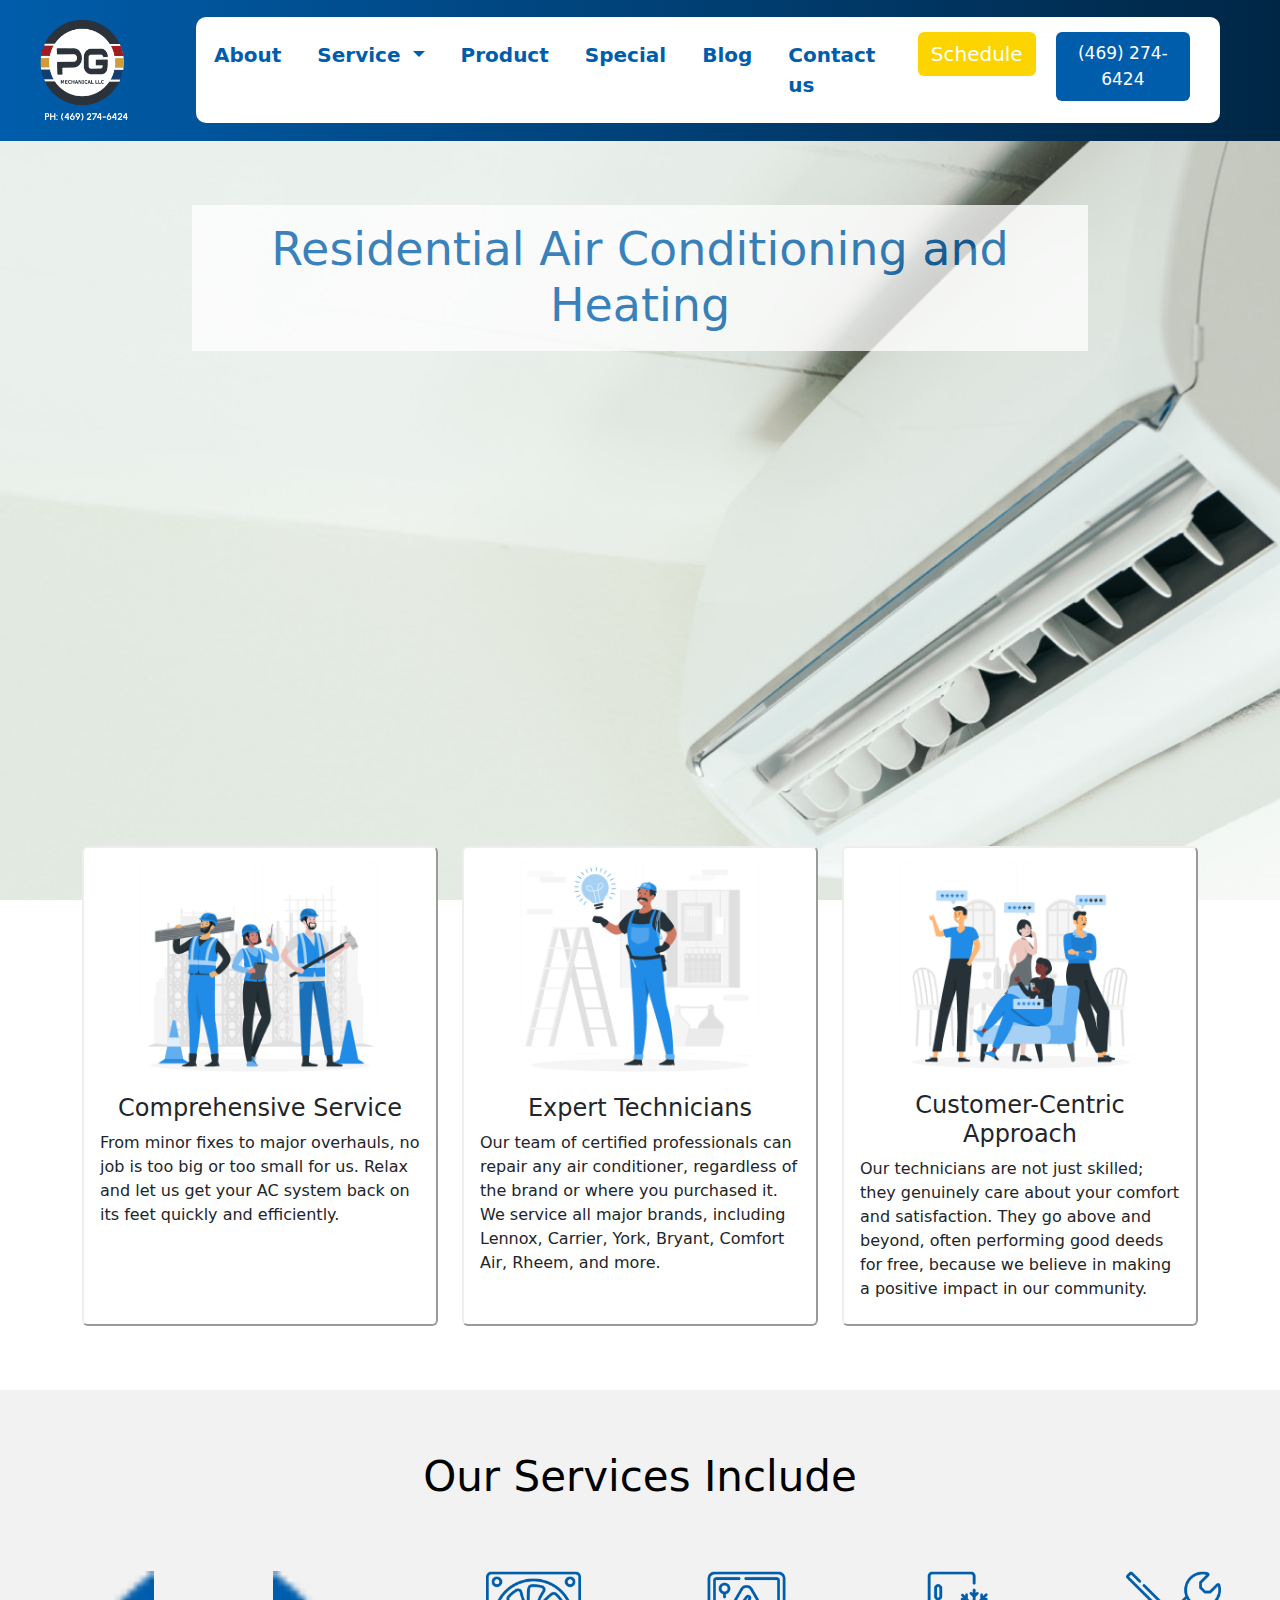
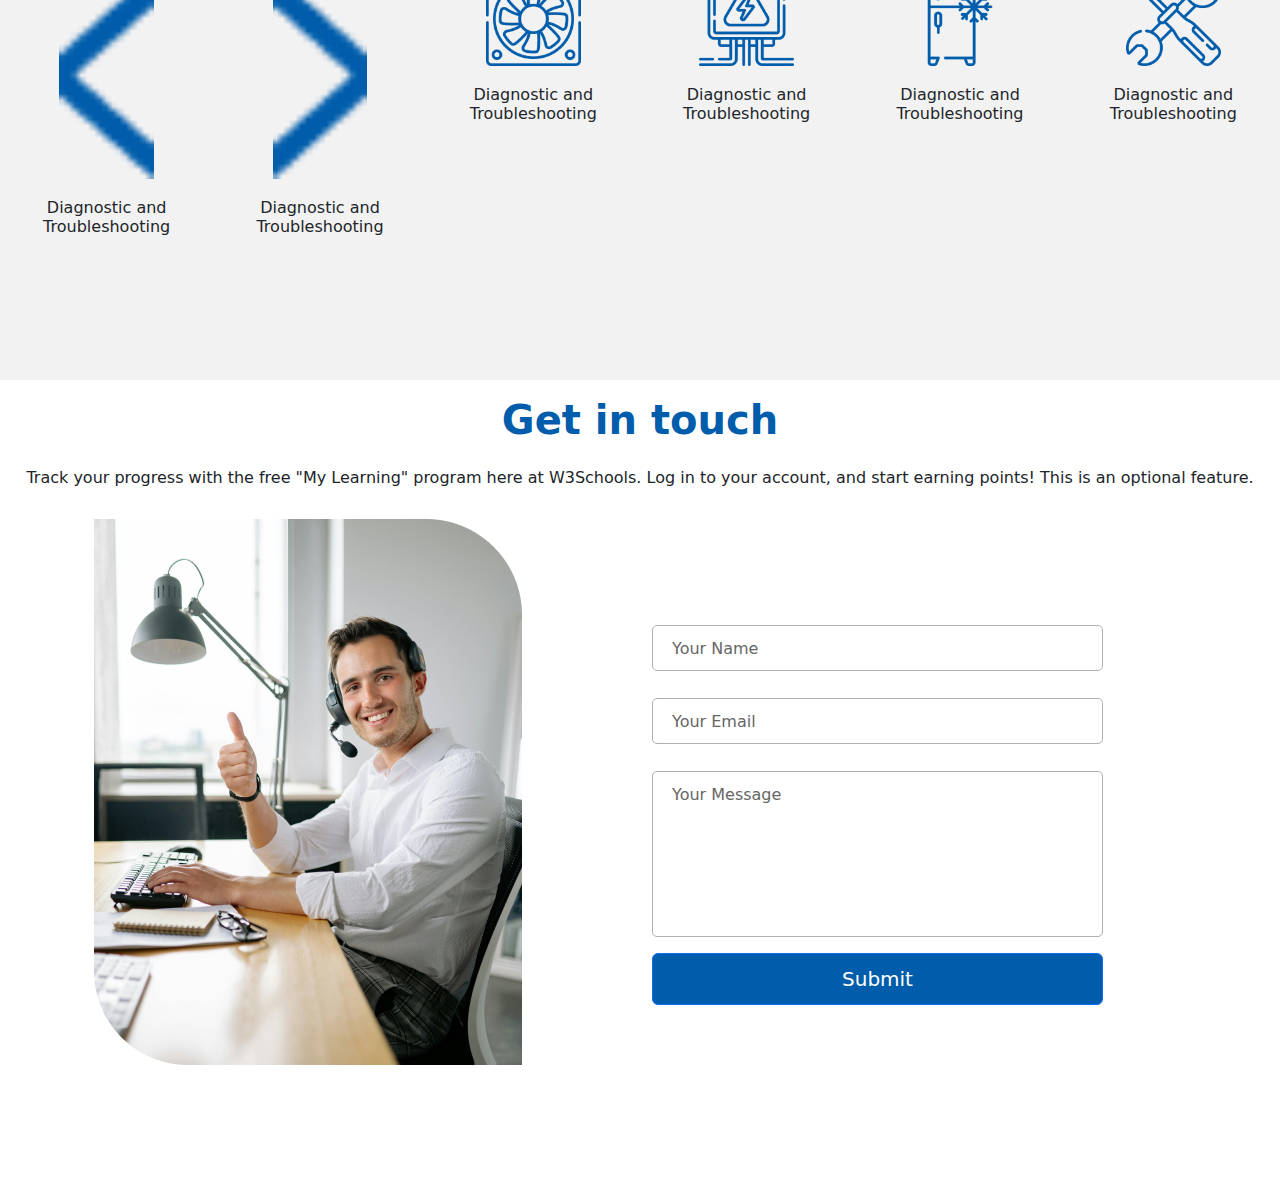
<file: service.html>
<!DOCTYPE html>
<html lang="en">

<head>
    <meta charset="UTF-8">
    <meta name="viewport" content="width=device-width, initial-scale=1.0">
    <link href="https://fonts.googleapis.com/icon?family=Material+Icons" rel="stylesheet">
    <link rel="stylesheet" href="https://use.fontawesome.com/releases/v5.8.2/css/all.css">
    <script src="https://ajax.googleapis.com/ajax/libs/jquery/3.5.1/jquery.min.js"></script>
    <script src="https://cdnjs.cloudflare.com/ajax/libs/popper.js/1.16.0/umd/popper.min.js"></script>
    <script src="https://maxcdn.bootstrapcdn.com/bootstrap/4.5.2/js/bootstrap.min.js"></script>

    <link href="https://cdn.jsdelivr.net/npm/bootstrap@5.3.3/dist/css/bootstrap.min.css" rel="stylesheet">
    <script src="https://cdn.jsdelivr.net/npm/bootstrap@5.3.3/dist/js/bootstrap.bundle.min.js"></script>
    <title>Service</title>
    <style>
        .navbar-brand img {
            margin-left: 20px;
        }

        #navbarSupportedContent {
            background-color: white;
            padding: 15px 0;
            border-radius: 10px;
            margin-left: auto;
            margin-right: auto;
            max-width: 1024px;
        }

        .navbar-nav .nav-item {
            font-size: 20px;
            font-weight: bold;
            margin-left: 10px;
            margin-right: 10px;
        }

        .navbar-nav .nav-link {
            color: #005dab;
        }

        .dropdown-item {
            font-size: 24px;
        }

        .navbar-toggler {
            border: none;
        }

        .navbar-toggler:focus {
            outline: none;
            box-shadow: none;
        }

        .material-icons {
            font-size: 34px;
            color: white;
        }

        #button1 {
            background-color: #fcd500;
            color: white;
            font-size: 20px;
        }

        #button2 {
            background-color: #005dab;
            color: white;
            font-size: 17px;
            margin-right: 20px;
            padding-top: 8px;
            padding-bottom: 8px;
        }

        body,
        html {
            height: 100%;
        }

        #main_section {
            background-image: url('service 1/main.png');
            height: 100%;
            background-repeat: no-repeat;
            background-attachment: fixed;
            background-size: cover;
        }

        #main_header {
            padding-top: 5%;
            text-align: center;
        }

        #main_header h1 {
            background-color: white;
            opacity: 0.75;
            color: #005dab;
            margin: 0 15%;
            font-size: 46px;
            padding: 1.4%;
        }

        #card,
        #card_top,
        #card2,
        #card3 {
            margin-top: -15%;
        }

        #card_head {
            text-align: center;
            padding-top: 2%;
        }

        .card-custom {
            border: 2px outset;
            height: 480px;
        }

        .card-img-custom {
            width: 80%;
            display: block;
            margin: 4% auto 0 auto;
        }

        .service_image_header {
            padding-top: 5%;
            padding-bottom: 3%;
            text-align: center;
            color: black;
            font-size: 42px;
        }

        #icon {
            margin-top: 12%;
            width: 50%;
            margin-left: auto;
            margin-right: auto;
            margin-bottom: 10%;
        }

        #icon_head {
            text-align: center;
            padding-bottom: 25%;
        }

        .form-group label {
            position: absolute;
            top: 0.75rem;
            left: 1rem;
            transition: all 0.3s ease;
            background: white;
            padding: 0 0.25rem;
            color: #666;
            pointer-events: none;
        }

        .form-group input:focus+label,
        .form-group input:not(:placeholder-shown)+label,
        .form-group textarea:focus+label,
        .form-group textarea:not(:placeholder-shown)+label {
            top: -0.75rem;
            left: 0.75rem;
            font-size: 0.75rem;
            color: gray;
            font-size: 15px;
        }

        .form-group input,
        .form-group textarea {
            padding: 1rem;
            padding-top: 1.5rem;
        }

        .form-group input:focus,
        .form-group textarea:focus {
            outline: none;
            border-color: grey;
            box-shadow: 0 0 0px;
        }

        .contect {
            background-color: white;
            margin-bottom: 5%;
        }

        /* Image styles */
        #contact_image {
            margin-bottom: 5%;
            max-width: 100%;
            height: auto;
        }

        .navbar-toggler {
            border-color: white !important;
            border-width: 1px;
            border-style: solid;
        }

        button:focus:not(:focus-visible) {
            color: transparent;
        }


        /* Form input styles */
        #name,
        #email,
        #message {
            padding: 10px;
            border-radius: 5px;
            border: solid 1px rgb(176, 175, 175);
        }

        #message {
            resize: none;
        }

        /* Button styles */
        #submit_button {
            background-color: #005dab;
            color: white;
            font-size: 20px;
            padding: 10px;
            margin-left: 0%;
            width: 100%;
        }

        .fooder_para {
            text-align: center;
            padding-left: 8%;
            padding-right: 8%;
            color: white;
            margin-top: -3%;
            margin-bottom: 2%;
            font-size: 15px;
        }

        #service_page {
            background-color: #F2F2F2;
            padding-bottom: 5%;
        }

        #image_service{
            width: 80%;
        }

        /* @media(max-width:992px) {
            .card-custom {
                height: auto;
            }

            #card_top {
                margin-top: 4%;
            }

            #card {
                margin-top: 0px;
                height: 30px;
            }
            #card3{
                margin-top: 5%;
            }

            #card2,
            #card3 {
                margin-top: 18px;
            } 
        } */

        @media (max-width: 769px) {
            #main_header h1 {
                font-size: 24px;
                padding: 1.2%;
            }

            #mani_header {
                padding-top: 15%;
            }

            #main_header p {
                font-size: 13px;
            }

            .card-custom {
                height: auto;
            }

            .card-img-custom {
                width: 70%;
            }

            .service_image_header {
                font-size: 32px;
            }

            #image_service{
                width: 130%;
                margin-left: -15px;
            }

            #icon {
                width: 60%;
                margin-top: 10%;
            }

            #icon_head {
                padding-bottom: 15%;
            }

            .form-group label {
                font-size: 12px;
            }

            .form-group input,
            .form-group textarea {
                padding: 0.75rem;
                padding-top: 1.25rem;
            }

            .form-group input:focus+label,
            .form-group input:not(:placeholder-shown)+label,
            .form-group textarea:focus+label,
            .form-group textarea:not(:placeholder-shown)+label {
                top: -0.5rem;
                left: 0.5rem;
                font-size: 0.6rem;
            }

            .contect .header h1 {
                font-size: 24px;
            }

            #submit_button {
                font-size: 16px;
                margin-bottom: 5%;
            }

            #card_top {
                margin-top: -21%;
            }

            #card {
                margin-top: 0px;
            }

            #card2,
            #card3 {
                margin-top: 18px;
            }

            .navbar-nav .nav-item {
                margin-left: 0;
                margin-right: 0;
                text-align: center;
            }

            #navbarSupportedContent {
                padding: 15px 0;
                margin-left: 0;
                margin-right: 0;
            }

            #button1,
            #button2 {
                margin-top: 10px;
            }

            #button2 {
                margin-top: 10px;
                margin-left: 4%;
            }
        }

        @media (max-width: 1200px) {
            #navbarSupportedContent {
                margin-left: 0;
                margin-right: 10px;
            }

            .navbar-nav .nav-item {
                margin-left: 0;
                margin-right: 0;
                text-align: center;
            }

            #button1,
            #button2 {
                margin-left: 0px;
            }

            #button2 {
                margin-left: 12px;
            }
        }
    </style>
</head>

<body>
    <nav class="navbar navbar-expand-lg" style="background-image: linear-gradient(to right, #005dab, #002645);">
        <div class="container-fluid">
            <a class="navbar-brand" href="#"><img src="image/new.png" alt="Logo" width="100px"></a>
            <button class="navbar-toggler" type="button" data-bs-toggle="collapse"
                data-bs-target="#navbarSupportedContent" aria-controls="navbarSupportedContent" aria-expanded="false">
                <i class="material-icons">menu</i>
            </button>
            <div class="collapse navbar-collapse" id="navbarSupportedContent">
                <ul class="navbar-nav me-auto mb-2 mb-lg-0">
                    <li class="nav-item">
                        <a class="nav-link active" aria-current="page" href="#about" style="color: #005dab;">About</a>
                    </li>
                    <li class="nav-item dropdown">
                        <a class="nav-link dropdown-toggle" href="#service" id="navbarDropdown" role="button"
                            data-bs-toggle="dropdown" aria-expanded="false">
                            Service
                        </a>
                        <ul class="dropdown-menu" aria-labelledby="navbarDropdown">
                            <li><a class="dropdown-item" href="#service">Action</a></li>
                            <li><a class="dropdown-item" href="#service">Action</a></li>
                            <li><a class="dropdown-item" href="#service">Action</a></li>
                        </ul>
                    </li>
                    <li class="nav-item">
                        <a class="nav-link" aria-current="page" href="#product">Product</a>
                    </li>
                    <li class="nav-item">
                        <a class="nav-link" href="#special" tabindex="-1" aria-disabled="true">Special</a>
                    </li>
                    <li class="nav-item">
                        <a class="nav-link" aria-current="page" href="#user">Blog</a>
                    </li>
                    <li class="nav-item">
                        <a class="nav-link" href="#contect" tabindex="-1" aria-disabled="true">Contact us</a>
                    </li>
                    <li class="nav-item">
                        <a href="https://pgmechllc.com/customer.html"><button class="btn"
                                id="button1">Schedule</button></a>
                    </li>
                    <li class="nav-item">
                        <button class="btn" id="button2">(469) 274-6424</button>
                    </li>
                </ul>
            </div>
        </div>
    </nav>


    <div class="container-fluid p-0" id="main_section">
        <div id="main_header">
            <h1>Residential Air Conditioning and Heating</h1>
        </div>
    </div>

    <div class="container mt-n5" style="margin-bottom: 5%;">
        <div class="row g-4">
            <div class="col-lg-4 col-md-6" id="card_top">
                <div class="card card-custom">
                    <img class="card-img-top card-img-custom" src="service 1/1.png" alt="Card image">
                    <div class="card-body">
                        <h4 class="card-title" id="card_head">Comprehensive Service</h4>
                        <p class="card-text">From minor fixes to major overhauls, no job is too big or too small for us.
                            Relax and let us get your AC system back on its feet quickly and efficiently.</p>
                    </div>
                </div>
            </div>
            <div class="col-lg-4 col-md-6" id="card">
                <div class="card card-custom" id="a">
                    <img class="card-img-top card-img-custom" src="service 1/3.png" alt="Card image">
                    <div class="card-body">
                        <h4 class="card-title" id="card_head">Expert Technicians</h4>
                        <p class="card-text">Our team of certified professionals can repair any air conditioner,
                            regardless of the brand or where you purchased it. We service all major brands, including
                            Lennox, Carrier, York, Bryant, Comfort Air, Rheem, and more.</p>
                    </div>
                </div>
            </div>
            <div class="col-lg-4 col-md-6" id="card">
                <div class="card card-custom">
                    <img class="card-img-top card-img-custom" src="service 1/2.png" alt="Card image">
                    <div class="card-body">
                        <h4 class="card-title" id="card_head">Customer-Centric Approach</h4>
                        <p class="card-text">Our technicians are not just skilled; they genuinely care about your
                            comfort and satisfaction. They go above and beyond, often performing good deeds for free,
                            because we believe in making a positive impact in our community.</p>
                    </div>
                </div>
            </div>
        </div>
    </div>

    <div class="container-fluid" id="service_page">
        <div>
            <h2 class="service_image_header">Our Services Include</h2>
        </div>
        <div class="row text-center">
            <div class="col-lg-2 col-md-4 col-6 mb-4">
                <img src="image/icon1.png" alt="" id="icon">
                <h6 id="icon_head">Diagnostic and Troubleshooting</h6>
            </div>
            <div class="col-lg-2 col-md-4 col-6 mb-4">
                <img src="image/icon2.png" alt="" id="icon">
                <h6 id="icon_head">Diagnostic and Troubleshooting</h6>
            </div>
            <div class="col-lg-2 col-md-4 col-6 mb-4">
                <img src="image/icon3.png" alt="" id="icon">
                <h6 id="icon_head">Diagnostic and Troubleshooting</h6>
            </div>
            <div class="col-lg-2 col-md-4 col-6 mb-4">
                <img src="image/icon4.png" alt="" id="icon">
                <h6 id="icon_head">Diagnostic and Troubleshooting</h6>
            </div>
            <div class="col-lg-2 col-md-4 col-6 mb-4">
                <img src="image/icon5.png" alt="" id="icon">
                <h6 id="icon_head">Diagnostic and Troubleshooting</h6>
            </div>
            <div class="col-lg-2 col-md-4 col-6 mb-4">
                <img src="image/icon6.png" alt="" id="icon">
                <h6 id="icon_head">Diagnostic and Troubleshooting</h6>
            </div>
        </div>
    </div>

    <div class="container-fluid contect" id="contect">
        <div class="header text-center py-3">
            <h1 style="font-weight: bold;color: #005dab;">Get in touch</h1>
        </div>
        <div class="row text-center mb-4">
            <h6 class="mx-auto">
                Track your progress with the free "My Learning" program here at W3Schools. Log in to your account, and
                start earning points! This is an optional feature.
            </h6>
        </div>
        <div class="container">
            <div class="row align-items-center">
                <div class="col-lg-5 col-md-12 mb-4 text-center">
                    <img src="image/contact us.png" alt="" id="contact_image" class="img-fluid">
                </div>
                <div class="col-1"></div>
                <div class="col-lg-5 col-md-12">
                    <form class="form" action="https://api.web3forms.com/submit" method="POST">
                        <input type="hidden" name="access_key" value="91631ac7-26e5-4657-84a8-25556e8a3843">
                        <div class="form-group position-relative mb-3">
                            <input type="text" id="name" class="form-control" name="name" placeholder=" " required>
                            <label for="name">Your Name</label>
                        </div>
                        <div class="form-group position-relative mb-3">
                            <input type="email" id="email" class="form-control" name="email" placeholder=" " style="margin-top: 6%;"required>
                            <label for="email">Your Email</label>
                        </div>
                        <div class="form-group position-relative mb-3">
                            <textarea id="message" class="form-control" rows="6" name="message" placeholder=" "
                                required style="margin-top: 6%;"></textarea>
                            <label for="message">Your Message</label>
                        </div>
                        <button class="btn btn-primary btn-block" type="submit" id="submit_button">Submit</button>
                    </form>
                </div>
            </div>
        </div>
    </div>

    <div class="fooder">
        <p class="fooder_para">Thorough & Comprehensive Air Conditioner Maintenance That Keep Your
            Unit In Peak Condition. Don't let your air conditioner leave you hot and bothered!
            Regular maintenance is essential to keep your system running smoothly</p>
    </div>
</body>

</html>
</file>
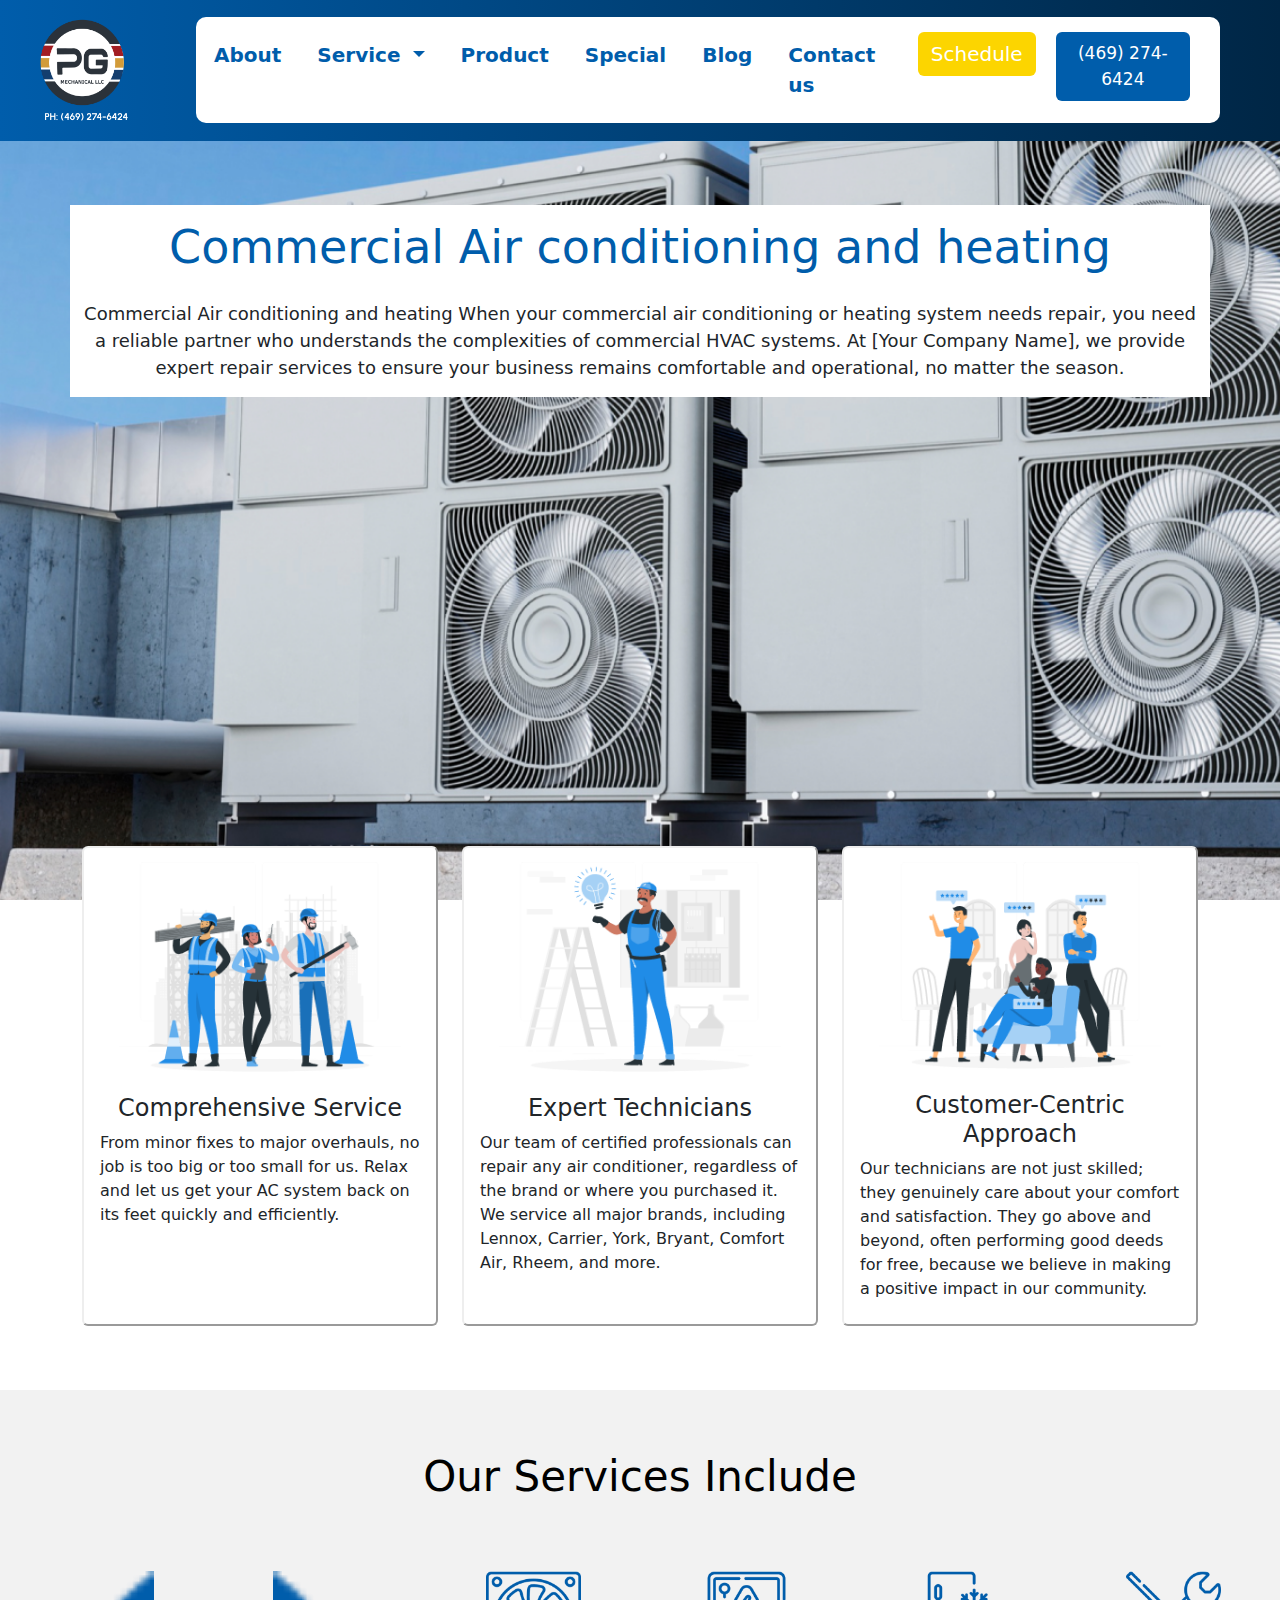
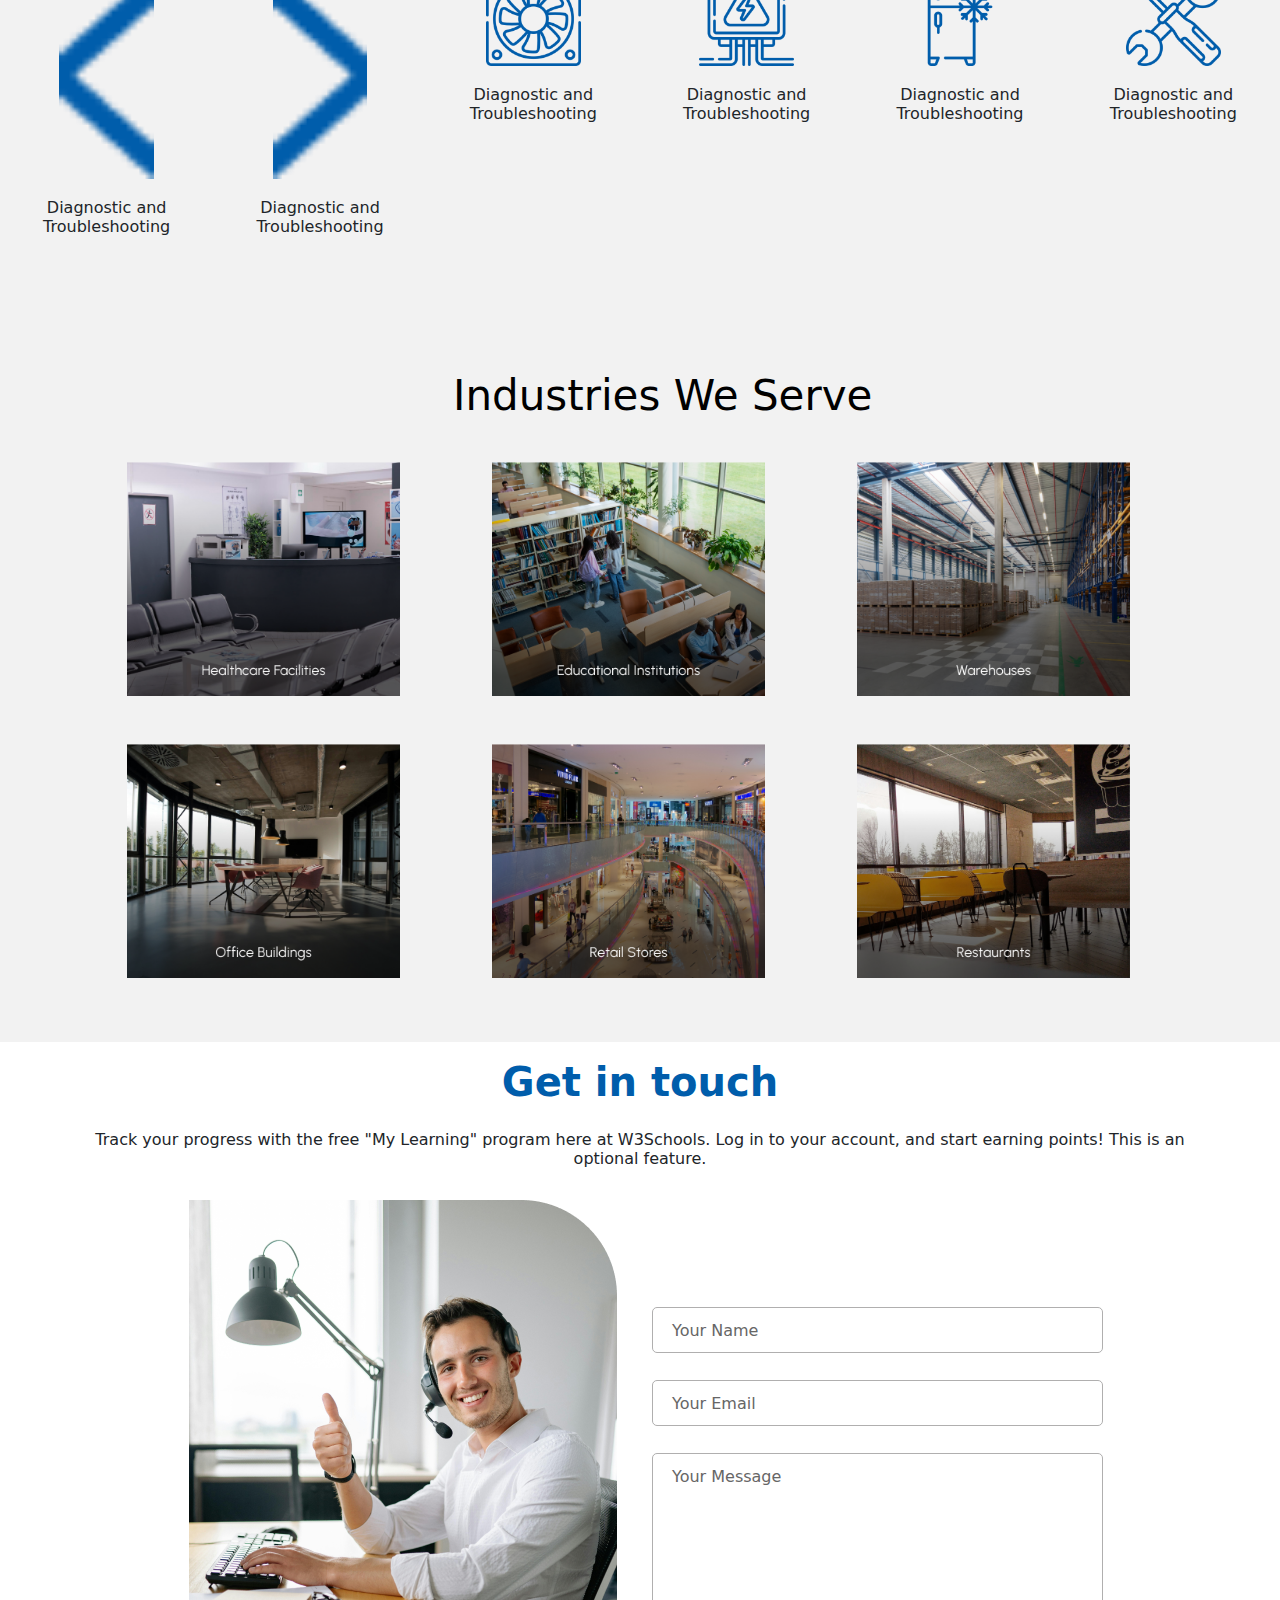
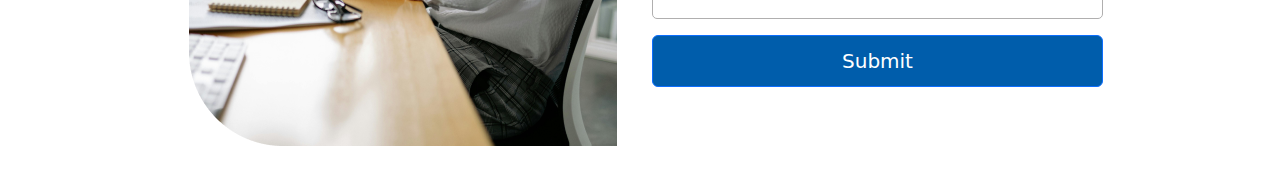
<file: service1.html>
<!DOCTYPE html>
<html lang="en">

<head>
    <meta charset="UTF-8">
    <meta name="viewport" content="width=device-width, initial-scale=1.0">
    <link href="https://fonts.googleapis.com/icon?family=Material+Icons" rel="stylesheet">
    <link rel="stylesheet" href="https://use.fontawesome.com/releases/v5.8.2/css/all.css">
    <script src="https://ajax.googleapis.com/ajax/libs/jquery/3.5.1/jquery.min.js"></script>
    <script src="https://cdnjs.cloudflare.com/ajax/libs/popper.js/1.16.0/umd/popper.min.js"></script>
    <script src="https://maxcdn.bootstrapcdn.com/bootstrap/4.5.2/js/bootstrap.min.js"></script>

    <link href="https://cdn.jsdelivr.net/npm/bootstrap@5.3.3/dist/css/bootstrap.min.css" rel="stylesheet">
    <script src="https://cdn.jsdelivr.net/npm/bootstrap@5.3.3/dist/js/bootstrap.bundle.min.js"></script>
    <title>Service</title>
    <style>
        .navbar-brand img {
            margin-left: 20px;
        }

        #navbarSupportedContent {
            background-color: white;
            padding: 15px 0;
            border-radius: 10px;
            margin-left: auto;
            margin-right: auto;
            max-width: 1024px;
        }

        .navbar-nav .nav-item {
            font-size: 20px;
            font-weight: bold;
            margin-left: 10px;
            margin-right: 10px;
        }

        .navbar-nav .nav-link {
            color: #005dab;
        }

        .dropdown-item {
            font-size: 24px;
        }

        .navbar-toggler {
            border: none;
        }

        .navbar-toggler:focus {
            outline: none;
            box-shadow: none;
        }

        .material-icons {
            font-size: 34px;
            color: white;
        }

        #button1 {
            background-color: #fcd500;
            color: white;
            font-size: 20px;
        }

        #button2 {
            background-color: #005dab;
            color: white;
            font-size: 17px;
            margin-right: 20px;
            padding-top: 8px;
            padding-bottom: 8px;
        }

        body,
        html {
            height: 100%;
        }

        #main_section {
            background-image: url('service 2/main.png');
            height: 100%;
            background-repeat: no-repeat;
            background-attachment: fixed;
            background-size: cover;
        }

        #main_header {
            padding-top: 5%;
            text-align: center;
        }

        #main_header h1 {
            color: #005dab;
            font-size: 46px;
            padding: 1.4%;
        }

        #main_header p {
            text-align: center;
            font-size: 18px;
        }

        #card,
        #card_top,
        #card2,
        #card3 {
            margin-top: -15%;
        }

        #card_head {
            text-align: center;
            padding-top: 2%;
        }

        .card-custom {
            border: 2px outset;
            height: 480px;
        }

        .card-img-custom {
            width: 80%;
            display: block;
            margin: 4% auto 0 auto;
        }

        .service_image_header {
            padding-top: 5%;
            padding-bottom: 3%;
            text-align: center;
            color: black;
            font-size: 42px;
        }

        #icon {
            margin-top: 12%;
            width: 50%;
            margin-left: auto;
            margin-right: auto;
            margin-bottom: 10%;
        }

        #icon_head {
            text-align: center;
            padding-bottom: 25%;
        }

        .form-group label {
            position: absolute;
            top: 0.75rem;
            left: 1rem;
            transition: all 0.3s ease;
            background: white;
            padding: 0 0.25rem;
            color: #666;
            pointer-events: none;
        }

        .form-group input:focus+label,
        .form-group input:not(:placeholder-shown)+label,
        .form-group textarea:focus+label,
        .form-group textarea:not(:placeholder-shown)+label {
            top: -0.75rem;
            left: 0.75rem;
            font-size: 0.75rem;
            color: gray;
            font-size: 15px;
        }

        .form-group input,
        .form-group textarea {
            padding: 1rem;
            padding-top: 1.5rem;
        }

        .form-group input:focus,
        .form-group textarea:focus {
            outline: none;
            border-color: grey;
            box-shadow: 0 0 0px;
        }

        .contect {
            background-color: white;
            margin-bottom: 5%;
        }

        /* Image styles */
        #contact_image {
            margin-bottom: 5%;
            max-width: 100%;
            height: auto;
        }

        .navbar-toggler {
            border-color: white !important;
            border-width: 1px;
            border-style: solid;
        }

        button:focus:not(:focus-visible) {
            color: transparent;
        }


        /* Form input styles */
        #name,
        #email,
        #message {
            padding: 10px;
            border-radius: 5px;
            border: solid 1px rgb(176, 175, 175);
        }

        #message {
            resize: none;
        }

        /* Button styles */
        #submit_button {
            background-color: #005dab;
            color: white;
            font-size: 20px;
            padding: 10px;
            margin-left: 0%;
            width: 100%;
        }

        .fooder_para {
            text-align: center;
            padding-left: 8%;
            padding-right: 8%;
            color: white;
            margin-top: -3%;
            margin-bottom: 2%;
            font-size: 15px;
        }

        #service_page {
            background-color: #F2F2F2;
            padding-bottom: 5%;
        }

        @media(max-width:992px) {
            .card-custom {
                height: auto;
            }

            #card_top {
                margin-top: 21%;
            }

            #card {
                margin-top: 0px;
            }

            #card2,
            #card3 {
                margin-top: 18px;
            }
        }

        @media (max-width: 769px) {
            #main_header h1 {
                font-size: 24px;
                padding: 1.2%;
            }

            #mani_header {
                padding-top: 15%;
            }

            #main_header p {
                font-size: 13px;
            }

            .card-custom {
                height: auto;
            }

            .card-img-custom {
                width: 70%;
            }

            .service_image_header {
                font-size: 32px;
            }

            #icon {
                width: 60%;
                margin-top: 10%;
            }

            #icon_head {
                padding-bottom: 15%;
            }

            .form-group label {
                font-size: 12px;
            }

            .form-group input,
            .form-group textarea {
                padding: 0.75rem;
                padding-top: 1.25rem;
            }

            .form-group input:focus+label,
            .form-group input:not(:placeholder-shown)+label,
            .form-group textarea:focus+label,
            .form-group textarea:not(:placeholder-shown)+label {
                top: -0.5rem;
                left: 0.5rem;
                font-size: 0.6rem;
            }

            .contect .header h1 {
                font-size: 24px;
            }

            #submit_button {
                font-size: 16px;
                margin-bottom: 5%;
            }

            #card_top {
                margin-top: -21%;
            }

            #card {
                margin-top: 0px;
            }

            #card2,
            #card3 {
                margin-top: 18px;
            }

            .navbar-nav .nav-item {
                margin-left: 0;
                margin-right: 0;
                text-align: center;
            }

            #navbarSupportedContent {
                padding: 15px 0;
                margin-left: 0;
                margin-right: 0;
            }

            #button1,
            #button2 {
                margin-top: 10px;
            }

            #button2 {
                margin-top: 10px;
                margin-left: 4%;
            }
        }

        @media (max-width: 1200px) {
            #navbarSupportedContent {
                margin-left: 0;
                margin-right: 10px;
            }

            .navbar-nav .nav-item {
                margin-left: 0;
                margin-right: 0;
                text-align: center;
            }

            #button1,
            #button2 {
                margin-left: 0px;
            }

            #button2 {
                margin-left: 12px;
            }
        }
    </style>
</head>

<body>
    <nav class="navbar navbar-expand-lg" style="background-image: linear-gradient(to right, #005dab, #002645);">
        <div class="container-fluid">
            <a class="navbar-brand" href="#"><img src="image/new.png" alt="Logo" width="100px"></a>
            <button class="navbar-toggler" type="button" data-bs-toggle="collapse"
                data-bs-target="#navbarSupportedContent" aria-controls="navbarSupportedContent" aria-expanded="false">
                <i class="material-icons">menu</i>
            </button>
            <div class="collapse navbar-collapse" id="navbarSupportedContent">
                <ul class="navbar-nav me-auto mb-2 mb-lg-0">
                    <li class="nav-item">
                        <a class="nav-link active" aria-current="page" href="#about" style="color: #005dab;">About</a>
                    </li>
                    <li class="nav-item dropdown">
                        <a class="nav-link dropdown-toggle" href="#service" id="navbarDropdown" role="button"
                            data-bs-toggle="dropdown" aria-expanded="false">
                            Service
                        </a>
                        <ul class="dropdown-menu" aria-labelledby="navbarDropdown">
                            <li><a class="dropdown-item" href="#service">Action</a></li>
                            <li><a class="dropdown-item" href="#service">Action</a></li>
                            <li><a class="dropdown-item" href="#service">Action</a></li>
                        </ul>
                    </li>
                    <li class="nav-item">
                        <a class="nav-link" aria-current="page" href="#product">Product</a>
                    </li>
                    <li class="nav-item">
                        <a class="nav-link" href="#special" tabindex="-1" aria-disabled="true">Special</a>
                    </li>
                    <li class="nav-item">
                        <a class="nav-link" aria-current="page" href="#user">Blog</a>
                    </li>
                    <li class="nav-item">
                        <a class="nav-link" href="#contect" tabindex="-1" aria-disabled="true">Contact us</a>
                    </li>
                    <li class="nav-item">
                        <a href="https://pgmechllc.com/customer.html"><button class="btn"
                                id="button1">Schedule</button></a>
                    </li>
                    <li class="nav-item">
                        <button class="btn" id="button2">(469) 274-6424</button>
                    </li>
                </ul>
            </div>
        </div>
    </nav>
    <div class="container-fluid p-0" id="main_section">
        <div id="main_header">
            <div class="container">
                <div class="row" style="background-color: white;">
                    <h1>Commercial Air conditioning and heating</h1>
                    <p>Commercial Air conditioning and heating When your commercial air conditioning or heating system
                        needs
                        repair, you need a reliable partner who understands the complexities of commercial HVAC systems.
                        At
                        [Your Company Name], we provide expert repair services to ensure your business remains
                        comfortable and
                        operational, no matter the season.</p>
                </div>
            </div>

        </div>
    </div>

    <div class="container mt-n5" style="margin-bottom: 5%;">
        <div class="row g-4">
            <div class="col-lg-4 col-md-6" id="card_top">
                <div class="card card-custom">
                    <img class="card-img-top card-img-custom" src="service 1/1.png" alt="Card image">
                    <div class="card-body">
                        <h4 class="card-title" id="card_head">Comprehensive Service</h4>
                        <p class="card-text">From minor fixes to major overhauls, no job is too big or too small for us.
                            Relax and let us get your AC system back on its feet quickly and efficiently.</p>
                    </div>
                </div>
            </div>
            <div class="col-lg-4 col-md-6" id="card2">
                <div class="card card-custom" id="a">
                    <img class="card-img-top card-img-custom" src="service 1/3.png" alt="Card image">
                    <div class="card-body">
                        <h4 class="card-title" id="card_head">Expert Technicians</h4>
                        <p class="card-text">Our team of certified professionals can repair any air conditioner,
                            regardless of the brand or where you purchased it. We service all major brands, including
                            Lennox, Carrier, York, Bryant, Comfort Air, Rheem, and more.</p>
                    </div>
                </div>
            </div>
            <div class="col-lg-4 col-md-6" id="card3">
                <div class="card card-custom">
                    <img class="card-img-top card-img-custom" src="service 1/2.png" alt="Card image">
                    <div class="card-body">
                        <h4 class="card-title" id="card_head">Customer-Centric Approach</h4>
                        <p class="card-text">Our technicians are not just skilled; they genuinely care about your
                            comfort and satisfaction. They go above and beyond, often performing good deeds for free,
                            because we believe in making a positive impact in our community.</p>
                    </div>
                </div>
            </div>
        </div>
    </div>

    <div class="container-fluid" id="service_page">
        <div>
            <h2 class="service_image_header">Our Services Include</h2>
        </div>
        <div class="row text-center">
            <div class="col-lg-2 col-md-4 col-6 mb-4">
                <img src="image/icon1.png" alt="" id="icon">
                <h6 id="icon_head">Diagnostic and Troubleshooting</h6>
            </div>
            <div class="col-lg-2 col-md-4 col-6 mb-4">
                <img src="image/icon2.png" alt="" id="icon">
                <h6 id="icon_head">Diagnostic and Troubleshooting</h6>
            </div>
            <div class="col-lg-2 col-md-4 col-6 mb-4">
                <img src="image/icon3.png" alt="" id="icon">
                <h6 id="icon_head">Diagnostic and Troubleshooting</h6>
            </div>
            <div class="col-lg-2 col-md-4 col-6 mb-4">
                <img src="image/icon4.png" alt="" id="icon">
                <h6 id="icon_head">Diagnostic and Troubleshooting</h6>
            </div>
            <div class="col-lg-2 col-md-4 col-6 mb-4">
                <img src="image/icon5.png" alt="" id="icon">
                <h6 id="icon_head">Diagnostic and Troubleshooting</h6>
            </div>
            <div class="col-lg-2 col-md-4 col-6 mb-4">
                <img src="image/icon6.png" alt="" id="icon">
                <h6 id="icon_head">Diagnostic and Troubleshooting</h6>
            </div>
        </div>
        <div class="container">
            <div class="row" style="margin-left: 3%;">
                <h2 class="service_image_header">Industries We Serve</h2>

                <div class="col-4"><img src="service 2/1.png" alt="" style="width: 80%;"></div>
                <div class="col-4"><img src="service 2/2.png" alt="" style="width: 80%;"></div>
                <div class="col-4"><img src="service 2/3.png" alt="" style="width: 80%;"></div>
            </div>
        </div>

        <div class="container mt-5">
            <div class="row" style="margin-left: 3%;">
                <div class="col-4"><img src="service 2/4.png" alt="" style="width: 80%;"></div>
                <div class="col-4"><img src="service 2/5.png" alt="" style="width: 80%;"></div>
                <div class="col-4"><img src="service 2/6.png" alt="" style="width: 80%;"></div>
            </div>
        </div>
    </div>

    <div class="container contect" id="contect">
        <div class="header text-center py-3">
            <h1 style="font-weight: bold;color: #005dab;">Get in touch</h1>
        </div>
        <div class="row text-center mb-4">
            <h6 class="mx-auto">
                Track your progress with the free "My Learning" program here at W3Schools. Log in to your account, and
                start earning points! This is an optional feature.
            </h6>
        </div>
        <div class="row">
            <div class="container">
                <div class="row align-items-center">
                    <div class="col-1"></div>
                    <div class="col-lg-5 col-md-12 mb-4 text-center">
                        <img src="image/contact us.png" alt="" id="contact_image" class="img-fluid">
                    </div>
                    <div class="col-lg-5 col-md-12">
                        <form class="form" action="https://api.web3forms.com/submit" method="POST">
                            <input type="hidden" name="access_key" value="91631ac7-26e5-4657-84a8-25556e8a3843">
                            <div class="form-group position-relative mb-3">
                                <input type="text" id="name" class="form-control" name="name" placeholder=" " required>
                                <label for="name">Your Name</label>
                            </div>
                            <div class="form-group position-relative mb-3">
                                <input type="email" id="email" class="form-control" name="email" placeholder=" "
                                    style="margin-top: 6%;" required>
                                <label for="email">Your Email</label>
                            </div>
                            <div class="form-group position-relative mb-3">
                                <textarea id="message" class="form-control" rows="6" name="message" placeholder=" "
                                    required style="margin-top: 6%;"></textarea>
                                <label for="message">Your Message</label>
                            </div>
                            <button class="btn btn-primary btn-block" type="submit" id="submit_button">Submit</button>
                        </form>
                    </div>
                </div>
            </div>
        </div>
    </div>
</body>

</html>
</file>
<file: css/blog.css>
body {
    font-family: Arial, sans-serif;
}

.section-title {
    padding-top: 2%;
    font-size: 24px;
    font-weight: bold;
    font-family: 'Lora', serif;
}

#paragraph {
    padding-top: 1%;
    font-size: 21px;
    word-spacing: 10px;
    line-height: 1.6;
    font-family: 'Laila', sans-serif;
}

#availability {
    padding: 5px 50px;
    background-color: #005dab;
    color: white;
    border: none;
    font-size: 24px;
    border-radius: 10px;
    margin: 2% 0 5%;
}

#banner_image {
    height: 480px;
    width: 100%;
}

#content_image {
    height: 570px;
    width: 100%;
}

#backgroundImageColor {
    background-color: #fcd500;
    padding-left: 20px;
    padding-right: 20px;
    padding-top: 30%;
    padding-bottom: 20%;
    border-radius: 50%;
    
}

#image_background{
    padding-top: 19%;
}

#contact_button{
    margin-bottom: 5%;
}

@media (max-width: 768px) {
    #availability {
        font-size: 18px;
        padding: 10px 30px;
    }

    .section-title {
        font-size: 20px;
    }

    #paragraph {
        font-size: 18px;
    }

    #image {
        width: 100%;
    }

    #banner_image {
        height: auto;
    }

    #content_image {
        height: auto;
    }
    #backgroundImageColor{
        padding-left: 2px;
        padding-top: 40%;
        padding-bottom: 30%;
    }

    #image_background{
        padding-top: 20%;
        text-align: center;
        padding-left: 4%;
    }
    #contact_button{
        margin-top: 5%;
        margin-bottom: 15%;
    }
}
</file>
<file: css/nav.css>
nav {
    background-image: linear-gradient(to right, #005dab, #002645);

}

#dropDown {
    font-size: 18px;
    color: #005dab;
    padding-left: 8px;
}

#dropDown:focus {
    font-size: 18px;
    color: #005dab;
    background-color: transparent;
    padding-left: 8px;
}

nav ul li a {
    color: #005dab;
}

nav ul li {
    color: #005dab;
}

nav ul li a:hover {
    color: #ab0000;
}

.navbar-brand img {
    margin-left: 20px;
}


.navbar-nav .nav-item {
    font-size: 18px;
    font-weight: bold;   
    padding-left: 1 0px;
   
}

.navbar-nav .nav-link {
    color: #005dab !important;
}

.navbar-nav .nav-link:hover {
    color: #005dab;
}

.navbar-nav {
    background-color: white;
    padding: 14px;
    border-radius: 10px;
}



.navbar-toggler {
    border: none;
}

.navbar-toggler:focus {
    outline: none;
    box-shadow: none;
}

.material-icons {
    font-size: 34px;
    color: white;
}

#button1 {
    background-color: #fcd500;
    color: white;
    font-size: 20px;
}

#button2 {
    background-color: #005dab;
    color: white;
    font-size: 17px;
    margin-right: 13px;
    padding-top: 8px;
    padding-bottom: 8px;
}
button:focus:not(:focus-visible) {
    color: transparent;
}




@media (max-width: 1200px) {
    #navbarSupportedContent {
        margin-left: 0;
        margin-right: 10px;
    }

    .navbar-nav .nav-item {
        margin-left: 0;
        margin-right: 0;
        text-align: center;
    }

    #button1,
    #button2 {
        margin-left: 0px;
    }

    #button2 {
        margin-left: 12px;
    }
}

@media (min-width: 1200px){
    .navbar-nav .nav-item {
        margin-left: 10px;
        margin-right: 0;
        text-align: center;
    }
}

@media (max-width: 769px) {
    .navbar-nav .nav-item {
        margin-left: 0;
        margin-right: 0;
        text-align: center;
    }

    #navbarSupportedContent {
        padding: 15px 0;
        margin-left: 0;
        margin-right: 0;
    }

    #button1,
    #button2 {
        margin-top: 10px;
    }

    #button2 {
        margin-top: 10px;
        margin-left: 4%;
    }

    #logo {
        width: 60px;

    }
}

@media (max-width: 1068px) {
    .navbar-nav {
        background-color: white; 
        padding: 15px;
        border-radius: 10px;
    }
}
</file>
<file: css/commercial.css>
body {
    font-family: 'Urbanist', sans-serif;
}


.footer {
    background-color: #005dab;
    margin-bottom: -1.5%;
    padding: 1% 0;
    color: white;
    text-align: center;
}

.footer-para {
    padding: 0 8%;
    font-size: 15px;
    margin: 0;
}


body,
html {
    height: 100%;
}

#main_section {
    background-image: url('../service 2/main.png');
    height: 100%;
    background-repeat: no-repeat;
    background-attachment: fixed;
    background-size: cover;
}


#main_header {
    padding-top: 12%;
    text-align: center;
}

#main_header h1 {
    color: #005dab;
    font-size: 46px;
    padding: 1.4%;
}

#main_header p {
    text-align: center;
    font-size: 18px;
}

#card,
#card_top,
#card2,
#card3 {
    margin-top: -15%;
}

#card_head {
    text-align: center;
    padding-top: 2%;
}

.card-custom {
    box-shadow: 0px 0px 25px 0px rgba(0, 0, 0, 0.15);
    height: 100% !important;
}

.card-img-custom {
    width: 80%;
    display: block;
    margin: 5% auto 0 auto;
    padding: 20px;
}

.service_image_header {
    padding-top: 5%;
    padding-bottom: 3%;
    text-align: center;
    color: black;
    font-size: 42px;
    font-weight: 600;
}

.service_image_head {
    padding-top: 2%;
    padding-bottom: 3%;
    text-align: center;
    color: black;
    font-size: 42px;
    font-weight: 600;
}

#icon {
    margin-top: 12%;
    width: 50%;
    margin-left: auto;
    margin-right: auto;
    margin-bottom: 10%;
}

#icon_head {
    text-align: center;
    padding-bottom: 25%;
}

.form-group label {
    position: absolute;
    top: 0.75rem;
    left: 1rem;
    transition: all 0.3s ease;
    background: white;
    padding: 0 0.25rem;
    color: #666;
    pointer-events: none;
}

.form-group input:focus+label,
.form-group input:not(:placeholder-shown)+label,
.form-group textarea:focus+label,
.form-group textarea:not(:placeholder-shown)+label {
    top: -0.75rem;
    left: 0.75rem;
    font-size: 0.75rem;
    color: gray;
    font-size: 15px;
}

.form-group input,
.form-group textarea {
    padding: 10px;
    padding-top: 8px;
}

.form-group input:focus,
.form-group textarea:focus {
    outline: none;
    border-color: grey;
    box-shadow: 0 0 0px;
}

.contect {
    background-color: white;
    margin-bottom: 5%;
}

/* Image styles */
#contact_image {
    margin-bottom: 5%;
    max-width: 100%;
    height: auto;
}



 


/* Form input styles */
#name,
#email,
#message {
    padding: 10px;
    border-radius: 5px;
    border: solid 1px rgb(176, 175, 175);
}

#message {
    resize: none;
}

/* Button styles */
#submit_button {
    background-color: #005dab;
    color: white;
    font-size: 20px;
    padding: 10px;
    margin-left: 0%;
    width: 100%;
}


#service_page {
    background-color: #F2F2F2;
    padding-bottom: 5%;
}

.dropdown-item {
    font-size: 20px;
    color: #005dab;
    padding-left: 8px;
}

.card-text {
    padding: 18px;
    text-align: justify;
}

@media (max-width:1200px) {
    #main_header {
        padding-top: 19%;

    }
}

@media(max-width:992px) {
    .card-custom {
        height: auto;
    }

    #card_top {
        margin-top: 0.5%;
        padding-bottom: 5%;
    }

    #card {
        margin-top: 0px;
    }

    #card2,
    #card3 {
        margin-top: 1px;
    }

    #main_header {
        padding-top: 29%;

    }

    #main_header h1 {
        font-size: 20px;
    }
}

@media (max-width: 769px) {
    #main_header h1 {
        font-size: 24px;
        padding: 1.2%;
    }

    #main_header {
        padding-top: 25%;
    }

    #main_header p {
        font-size: 13px;
    }

    .card-custom {
        height: auto;
    }

    .card-img-custom {
        width: 80%;
    }

    .service_image_header {
        font-size: 32px;
    }

    #service_image {
        width: 80px;
        margin: 0px;
    }

    #icon {
        width: 40%;
        margin-top: 10%;
    }

    #icon_head {
        font-size: 12px;
        padding-bottom: 15%;
        font-family: "Urbanist", sans-serif;
    }

    .form-group label {
        font-size: 12px;
    }

    .form-group input,
    .form-group textarea {
        padding: 0.75rem;
        padding-top: 1.25rem;
    }

    .form-group input:focus+label,
    .form-group input:not(:placeholder-shown)+label,
    .form-group textarea:focus+label,
    .form-group textarea:not(:placeholder-shown)+label {
        top: -0.5rem;
        left: 0.5rem;
        font-size: 0.6rem;
    }

    .contect .header h1 {
        font-size: 24px;
    }

    #submit_button {
        font-size: 16px;
        margin-bottom: 5%;
    }

    #card_top {
        margin-top: 2.5%;
    }

    #card {
        margin-top: 0px;
    }

    #card2,
    #card3 {
        margin-top: 18px;
    }

    .footer-para {
        padding: 0 8%;
        font-size: 12px;
        margin: 0;
    }

    #main_section {
        background-image: url('../service 2/s2.png');
        background-size: 100% auto;
        background-position-y: 30%;
    }

}

@media (max-width:690px) {
    #main_header {
        padding-top: 19%;
    }

    #logo {
        width: 60px;
    }

    #main_section {
        background-image: url('../service 2/s2.png');
        background-size: 100% 350px;
        background-position-y: 30%;
    }
}

@media (max-width:550px) {
    #main_header {
        padding-top: 29%;
    }

    #logo {
        width: 60px;
    }

    #main_section {
        background-image: url('../service 2/s2.png');
        background-size: 100% 350px;
        background-position-y: 30%;
    }

    #card_top {
        margin-top: -23%;
    }

    .card-custom {
        margin-bottom: 2%;
    }

    .footer-para {
        font-size: 11px;
        padding: 0 3%;
    }
}

@media (max-width:380px) {

    #logo {
        width: 60px;
    }

    #card_top {
        margin-top: 12%;
    }


}


@media (max-width:400px) {

    #logo {
        width: 60px;
    }

    #main_header {
        padding-top: 35%;
    }

    #main_section {
        background-image: url('../service 2/s2.png');
        background-size: 100% 350px;
        background-position-y: 41%;
    }

    #card_top {
        margin-top: -45%;
    }

    .card-custom {
        margin-bottom: 2%;
    }

    #submit_button {
        background-color: #005dab;
        color: white;
        font-size: 16px;
        padding: 10px;
        margin-left: 0%;
        width: 100%;
    }
}
</file>
<file: css/animation.css>
#logo {
    transition: all 0.3s ease;
    width: 100px;
}

/* Logo size when scrolling */
.navbar-scrolled #logo {
    width: 70px;
    /* Adjust the size as needed */
}

.navbar {
    transition: all 0.3s ease;
}


/* Fade-in animation keyframes */
@keyframes fadeIn {
    0% {
        opacity: 0;
        transform: translateY(20px); /* Optional: Adds a slight slide-up effect */
    }
    100% {
        opacity: 1;
        transform: translateY(0);
    }
}

/* Zoom-in animation keyframes */
@keyframes zoomIn {
    0% {
        transform: scale(0.8); /* Starts smaller */
        opacity: 0; /* Starts invisible */
    }
    100% {
        transform: scale(1); /* Normal size */
        opacity: 1; /* Fully visible */
    }
}

/* Applying the fade-in animation to the heading and paragraph */
#home_content1 {
    animation: fadeIn 1.5s ease-in-out forwards; /* Use 'forwards' to keep final state */
}

#home_content3 {
    animation: fadeIn 2s ease-in-out forwards;
}

#schedule_button {
    animation: fadeIn 2.5s ease-in-out forwards;
}

/* Applying the zoom-in animation to the image */
.zoom-image {
    animation: zoomIn 1.5s ease-in-out forwards; /* Use 'forwards' to keep final state */
    margin-top: 5%; /* Maintain spacing */
}


/* Initial card state: hidden and translated */
.card-container {
    opacity: 0;
    transform: translateY(20px); /* Slide effect */
    transition: opacity 0.5s ease, transform 0.5s ease; /* Smooth transition */
}

/* When the card becomes visible */
.visible {
    opacity: 1;
    transform: translateY(0); /* Back to normal position */
    transition: opacity 1s ease-in-out, transform 1s ease-in-out; /* Transition smoothness */
}

/* Add a slight delay for each card to appear */
#card1 {
    animation-delay: 0.3s;
}

#card2 {
    animation-delay: 0.6s;
}


/* Initial styles for the coupons */
.coupon {
    opacity: 0;  /* Initially hidden */
    transform: translateY(50px); /* Move the coupons down initially */
    transition: opacity 0.6s ease-out, transform 0.6s ease-out; /* Smooth animation for opacity and position */
}

/* When the coupon becomes visible */
.coupon.visible {
    opacity: 1;  /* Fully visible */
    transform: translateY(0); /* Move it to its original position */
}

/* Optional: Add more animations */
.coupon.visible {
    animation: fadeInUp 1.6s ease-out;
}

@keyframes fadeInUp {
    0% {
        opacity: 0;
        transform: translateY(50px);
    }
    100% {
        opacity: 1;
        transform: translateY(0);
    }
}

/* Other coupon-specific styles */
.coupon {
    border-radius: 15px;
    width: 450px;
    overflow: hidden;
    margin-bottom: 20px;
    background: #fff;
    box-shadow: 0 4px 8px rgba(0, 0, 0, 0.1);
}

.offer_title {
    background-image: linear-gradient(to right, #005dab, #002645);
    color: white;
    padding: 17px;
    border-top-left-radius: 15px;
    border-top-right-radius: 15px;
}

.price {
    color: #fcd500;
    padding: 5px 10px;
    border-radius: 10px;
    font-size: 1.2em;
}

/* Responsive adjustments */
@media (max-width: 780px) {
    .coupon {
        width: 100%; /* Adjust width for smaller screens */
    }
}
</file>
<file: css/Sucess.css>
#popupModal .modal-content {
    background-color: white;
    margin: 15% auto;
    padding: 20px;
    border: 1px solid #888;
    width: 300px;
    text-align: center;
    border-radius: 8px;
}

#popupModal {
    display: none;
    position: fixed;
    z-index: 5;
    left: 0;
    top: 0;
    width: 100%;
    height: 100%;
    background-color: rgba(50, 50, 50, 0.7);
    /* Semi-transparent black background */


    /* Background blur */
}

.checkmark-container {
    position: relative;
    width: 100px;
    height: 100px;
    margin: 0 auto 20px;
}

.circle {
    stroke-dasharray: 76;
    stroke-dashoffset: 76;
    animation: draw 1s forwards;



    stroke: #4CAF50;
    fill: none;
    animation: drawCircle 1s ease-in-out forwards;
}

@keyframes drawCircle {
    to {
        stroke-dashoffset: 0;
    }
}

.tick {
    stroke-dasharray: 18;
    stroke-dashoffset: 18;
    stroke: #4CAF50;
    animation: draw 1s forwards 1s;
}

@keyframes draw {
    to {
        stroke-dashoffset: 0;
    }
}




/* CSS */
.close-btn {
    background-color: #98ee9b;
    border-radius: 100px;
    box-shadow: rgba(44, 187, 99, .2) 0 -25px 18px -14px inset, rgba(44, 187, 99, .15) 0 1px 2px, rgba(44, 187, 99, .15) 0 2px 4px, rgba(44, 187, 99, .15) 0 4px 8px, rgba(44, 187, 99, .15) 0 8px 16px, rgba(44, 187, 99, .15) 0 16px 32px;
    color: #005dab;
    cursor: pointer;
    display: inline-block;
    font-family: CerebriSans-Regular, -apple-system, system-ui, Roboto, sans-serif;
    padding: 7px 20px;
    text-align: center;
    text-decoration: none;
    transition: all 250ms;
    border: 0;
    font-size: 16px;
    user-select: none;
    -webkit-user-select: none;
    touch-action: manipulation;
}

.close-btn:hover {
    box-shadow: rgba(44, 187, 99, .35) 0 -25px 18px -14px inset, rgba(44, 187, 99, .25) 0 1px 2px, rgba(44, 187, 99, .25) 0 2px 4px, rgba(44, 187, 99, .25) 0 4px 8px, rgba(44, 187, 99, .25) 0 8px 16px, rgba(44, 187, 99, .25) 0 16px 32px;
    transform: scale(1.05);
}




#selectedValues1 {
    width: 340px;
    padding: 5px;
    border-radius: 5px;
    border: 2px solid #ccc;
}

#selectedValues1:hover {
    border-color: #005dab;
    color: #005dab;
}

/* Mobile View - Small Devices (up to 480px) */
@media (max-width: 480px) {
    #selectedValues1 {
        width: 250px;
        font-size: 12px;
        padding: 6px;
    }
}

/* Tablet View - Medium Devices (481px to 768px) */
@media (min-width: 481px) and (max-width: 768px) {
    #selectedValues1 {
        width: 340px;
        font-size: 14px;
        padding: 8px;
    }
}

/* Tablet-Landscape View - Medium-Large Devices (769px to 1024px) */
@media (min-width: 769px) and (max-width: 1024px) {
    #selectedValues1 {
        width: 350px;
        font-size: 16px;
        padding: 10px;
    }
}

/* Default Larger Screens (1025px and above) */
@media (min-width: 1025px) {
    #selectedValues1 {
        width: 340px;
        font-size: 18px;
        padding: 12px;
    }
}




/* Dropdown content */
.dropdown-content {
    display: none;
    position: absolute;
    background-color: #f9f9f9;
    min-width: 250px;
    z-index: 1;
    border-radius: 5px;
    padding: 0.5rem 1rem;
}

.dropdown-content label {
    display: flex;
    align-items: center;
    margin-bottom: 0.5rem;
    color: #333;
    font-size: 0.9rem;
    cursor: pointer;
}

.dropdown-content label input[type="checkbox"] {
    margin-right: 0.5rem;
}

/* Show the dropdown content when hovering over dropdown */
.dropdown:hover .dropdown-content {
    display: block;
}

.form-group {
    position: relative;
    margin-bottom: 1.5rem;
}

.form-group label {
    position: absolute;
    top: 0.50rem !important;
    left: 1rem;
    transition: all 0.3s ease;
    background: white;
    padding: 0 0.25rem;
    color: #666;
    pointer-events: none;
}

/* When the input is focused */
.form-group input:focus,
.form-group textarea:focus {
    border-color: #005dab !important; /* Blue border */
    border-width: 2px !important;
}

/* Styling for the label when input is focused or has text */
.form-group input:focus+label,
.form-group input:not(:placeholder-shown)+label,
.form-group textarea:focus+label,
.form-group textarea:not(:placeholder-shown)+label {
    top: -0.75rem !important;
    left: 0.75rem;
    font-size: 0.75rem;
    color: #005dab;
    font-size: 15px;
    font-weight: 600;
}


.form-group input,
.form-group textarea {
    border-width: 2px !important;
}

.form-group input:focus,
.form-group textarea:focus {
    outline: none;
    border-color: grey;
    box-shadow: 0 0 0px;
}

.custom-modal-header {
    display: flex;
    justify-content: space-between;
    align-items: flex-start;
    padding: 1.5rem;
    background-color: #0046b8;
    color: white;
    border-bottom: 1px solid #e0e0e0;
    font-family: Arial, sans-serif;
    flex-wrap: wrap;
}

.form {
    width: 100%;
    padding: 6px;
    border: 2px solid #ccc;
    border-radius: 8px;
    font-size: 1rem;
    outline: none;
    background: white;
    transition: border-color 0.3s ease, color 0.3s ease;
}

.modal-title {
    font-size: 18px;
    align-items: center;
    margin: 0 0 0.5rem 0;
    color: #fcd500;
}

.modal-subtitle {
    font-size: 12px;
    line-height: 1.5;

}

.close {
    position: absolute;
    top: 15px;
    right: 15px;
    font-size: 1.5rem;
    font-weight: bold;
    color: white;
    background: none;
    border: none;
    cursor: pointer;
    padding: 0;
}




.modal-dialog {
    display: flex;
    align-items: center;
    justify-content: center;
}


@media (max-width: 768px) {
    .modal-content {
        margin: auto;
        display: flex;
        flex-direction: column;
        align-items: center;
        justify-content: center;
        width: 90%;
    }
}
</file>
<file: css/spinner.css>
.loading {
        display: none;
        position: fixed;
        top: 0;
        left: 0;
        width: 100%;
        height: 100%;
        /* background-color: rgba(0, 0, 0, 0.5); */
        z-index: 9999;
        justify-content: center;
        align-items: center;
    }

    .blur-background {
        filter: blur(5px);
    }

    .loading .spinner {
        border: 4px solid #f3f3f3;
        border-top: 4px solid  #005dab;
        border-radius: 50%;
        width: 40px;
        height: 40px;
        animation: spin 1s linear infinite;
    }

    @keyframes spin {
        0% {
            transform: rotate(0deg);
        }

        100% {
            transform: rotate(360deg);
        }
    }

    @media (max-width:1065px) {
        #header{
            font-size: 26px;
        }
    }


    @media (max-width:810px) {
        #header{
            font-size: 20px;
        }
    }
</file>
<file: css/residential.css>
body,
html {
    height: 100%;
}

body {
    font-family: 'Urbanist', sans-serif;
}



#main_header {
    /* padding-top: 5%; */
    text-align: center;
    padding-top: 200px;
}

#main_header h1 {

    background-color: #F2F2F2;
    color: #005dab;
    margin: 0 15%;
    font-size: 46px;
    padding: 1.4%;
    border-radius: 10px;
}

#card,
#card_top,
#card2,
#card3 {
    margin-top: -15%;
}

#card_head {
    text-align: center;
    padding-top: 2%;
}

.card-custom {
    box-shadow: 0px 0px 25px 0px rgba(0, 0, 0, 0.15);
    height: 100% !important;
}

.card-img-custom {
    width: 80%;
    display: block;
    margin: 4% auto 0 auto;
}

.card-text{
    text-align: justify !important;
    padding: 12px !important;
}
.service_image_header {
    padding-top: 5%;
    padding-bottom: 3%;
    text-align: center;
    color: black;
    font-size: 42px;
}


#icon {
    margin-top: 12%;
    width: 50%;
    margin-left: auto;
    margin-right: auto;
    margin-bottom: 10%;
}

#icon_head {
    text-align: center;
    padding-bottom: 25%;
}

.form-group label {
    position: absolute;
    top: 0.75rem;
    left: 1rem;
    transition: all 0.3s ease;
    background: white;
    padding: 0 0.25rem;
    color: #666;
    pointer-events: none;
}

.form-group input:focus+label,
.form-group input:not(:placeholder-shown)+label,
.form-group textarea:focus+label,
.form-group textarea:not(:placeholder-shown)+label {
    top: -0.75rem;
    left: 0.75rem;
    font-size: 0.75rem;
    color: gray;
    font-size: 15px;
}

.form-group input,
.form-group textarea {
    padding: 10px;
    padding-top: 8px;
}

.form-group input:focus,
.form-group textarea:focus {
    outline: none;
    border-color: grey;
    box-shadow: 0 0 0px;
}

.contect {
    background-color: white;
    margin-bottom: 5%;
}

/* Image styles */
#contact_image {
    margin-bottom: 5%;
    max-width: 100%;
    height: auto;
}


 


.footer {
    background-color: #005dab;
    margin-bottom: -1.5%;
    padding: 1% 0;
    color: white;
    text-align: center;
}

.footer-para {
    padding: 0 8%;
    font-size: 15px;
    margin: 0;
}

/* Form input styles */
#name,
#email,
#message {
    padding: 10px;
    border-radius: 5px;
    border: solid 1px rgb(176, 175, 175);
}

#message {
    resize: none;
}

/* Button styles */
#submit_button {
    background-color: #005dab;
    color: white;
    font-size: 20px;
    padding: 10px;
    margin-left: 0%;
    width: 100%;
}



#service_page {
    background-color: #F2F2F2;
    padding-bottom: 5%;
}

#image_service {
    width: 80%;
}

.dropdown-item {
    font-size: 20px;
    color: #005dab;
    padding-left: 8px;
}


 


@media (max-width: 769px) {
    #main_header h1 {
        font-size: 24px;
        padding: 1.2%;
    }

    #mani_header {
        padding-top: 15%;
    }

    #main_header p {
        font-size: 13px;
    }

    .card-custom {
        height: auto;
    }

    .card-img-custom {
        width: 70%;
    }

    .service_image_header {
        font-size: 32px;
    }

    #image_service {
        width: 130%;
        margin-left: -15px;
    }

    #icon {
        width: 40%;
        margin-top: 10%;
    }

    #icon_head {
        padding-bottom: 15%;
    }

    .form-group label {
        font-size: 12px;
    }

    .form-group input,
    .form-group textarea {
        padding: 0.75rem;
        padding-top: 1.25rem;
    }

    .form-group input:focus+label,
    .form-group input:not(:placeholder-shown)+label,
    .form-group textarea:focus+label,
    .form-group textarea:not(:placeholder-shown)+label {
        top: -0.5rem;
        left: 0.5rem;
        font-size: 0.6rem;
    }

    .contect .header h1 {
        font-size: 24px;
    }

    #submit_button {
        font-size: 16px;
        margin-bottom: 5%;
    }

    /* #card_top {
                margin-top: -1%;
            } */

    #card_top {
        margin-top: -35%;
    }

    #card {
        margin-top: 0px;
    }

    #card2,
    #card3 {
        margin-top: 18px;
    }

    #main_section {
        background-size: 100% 450px;
    }

    #logo {
        width: 70px;
    }

    .footer-para {
        font-size: 11px;
        padding: 0 3%;
    }

}

@media (max-width:400px) {

    #logo {
        width: 60px;
    }

    #main_header {
        padding-top: 40%;
    }

    #main_section {
        background-image: url('service 1/s1.png');
        background-size: 100% 300px;
        background-position-y: 20%;
    }

    #card_top {
        margin-top: -50%;
    }

    .card-custom {
        margin-bottom: 2%;
    }

    #submit_button {
        background-color: #005dab;
        color: white;
        font-size: 16px;
        padding: 10px;
        margin-left: 0%;
        width: 100%;
        /* font-weight: 600; */
    }

    #card_top {
        margin-top: -50%;
    }
}
</file>
